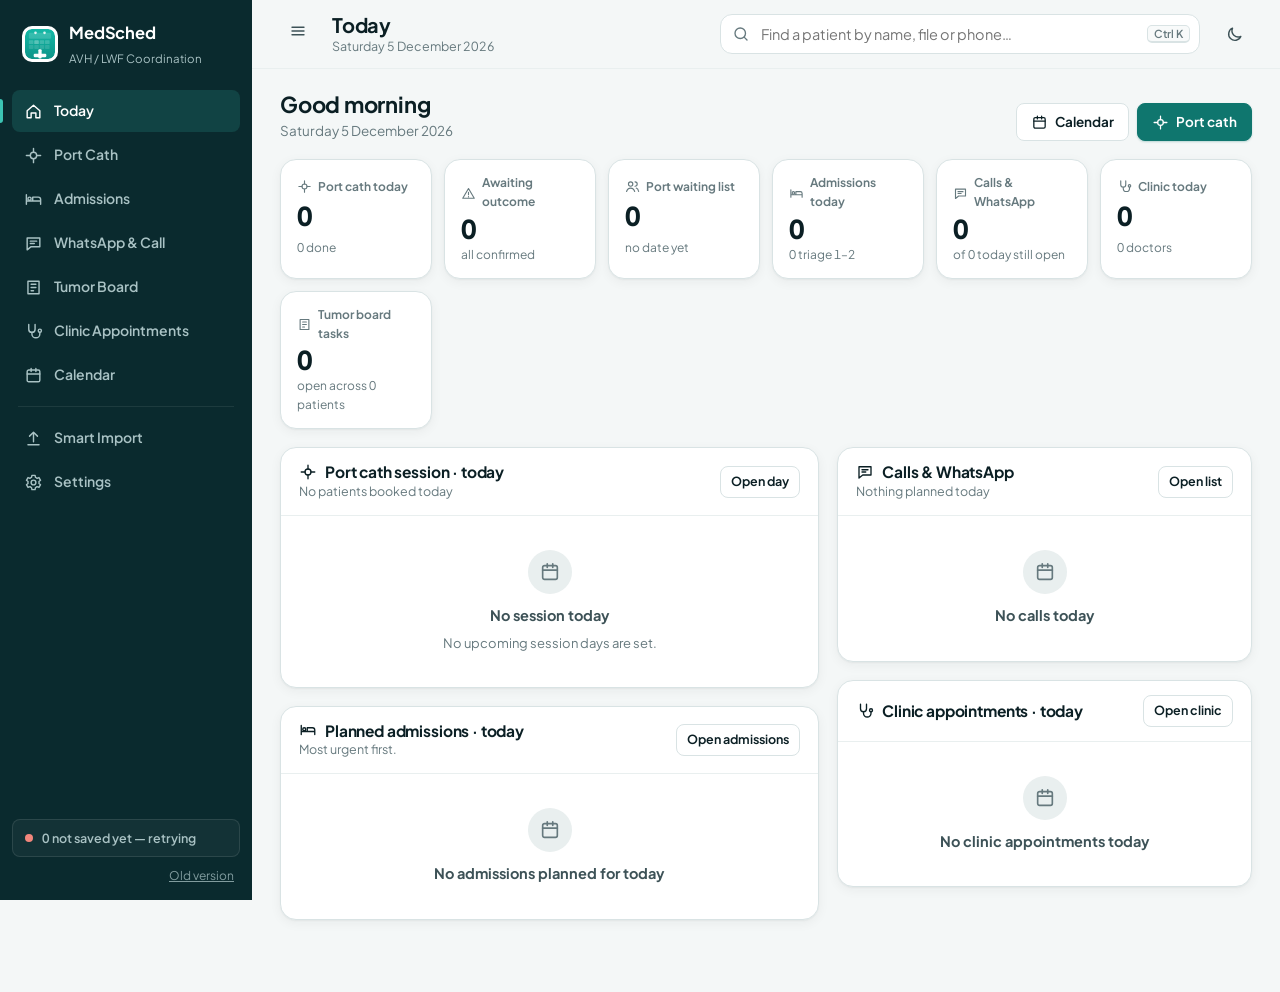
<file: index.html>
<!DOCTYPE html>
<html lang="en" dir="ltr">
<head>
  <meta charset="UTF-8">
  <meta name="viewport" content="width=device-width, initial-scale=1, viewport-fit=cover">
  <title>MedSched</title>
  <meta name="description" content="AVH / LWF clinical coordination: port cath, admissions, follow-up, tumor board and clinic appointments.">
  <meta name="theme-color" content="#F4F7F7">
  <meta name="mobile-web-app-capable" content="yes">
  <meta name="apple-mobile-web-app-capable" content="yes">
  <meta name="apple-mobile-web-app-title" content="MedSched">
  <link rel="manifest" href="manifest.json">
  <link rel="icon" href="icons/icon.svg" type="image/svg+xml">
  <link rel="apple-touch-icon" href="icons/icon-180.png">
  <link rel="preconnect" href="https://fonts.googleapis.com">
  <link rel="preconnect" href="https://fonts.gstatic.com" crossorigin>
  <link rel="preconnect" href="https://script.google.com">
  <link rel="stylesheet" href="https://fonts.googleapis.com/css2?family=Plus+Jakarta+Sans:wght@400;500;600;700;800&display=swap">
  <link rel="stylesheet" href="css/app.css">
</head>
<body>
  <a class="skip" href="#view">Skip to content</a>
  <div class="shell">
    <aside class="rail" aria-label="Main navigation">
      <div class="brand">
        <img src="icons/icon.svg" width="36" height="36" alt="">
        <div><strong translate="no">MedSched</strong><span>AVH / LWF Coordination</span></div>
      </div>
      <nav>
        <ul class="nav">
          <li><a href="#/today" data-route="today"><span class="ico" data-icon="home"></span><span class="label">Today</span><span class="count" data-count="today"></span></a></li>
          <li><a href="#/portcath" data-route="portcath"><span class="ico" data-icon="port"></span><span class="label">Port Cath</span><span class="count warn" data-count="portcath"></span></a></li>
          <li><a href="#/admissions" data-route="admissions"><span class="ico" data-icon="bed"></span><span class="label">Admissions</span><span class="count" data-count="admissions"></span></a></li>
          <li><a href="#/followup" data-route="followup"><span class="ico" data-icon="chat"></span><span class="label">WhatsApp &amp; Call</span><span class="count" data-count="followup"></span></a></li>
          <li><a href="#/tumorboard" data-route="tumorboard"><span class="ico" data-icon="board"></span><span class="label">Tumor Board</span><span class="count" data-count="tumorboard"></span></a></li>
          <li><a href="#/clinic" data-route="clinic"><span class="ico" data-icon="stethoscope"></span><span class="label">Clinic Appointments</span><span class="count" data-count="clinic"></span></a></li>
          <li><a href="#/calendar" data-route="calendar"><span class="ico" data-icon="calendar"></span><span class="label">Calendar</span></a></li>
          <li class="nav-sep" aria-hidden="true"></li>
          <li><a href="#/import" data-route="import"><span class="ico" data-icon="upload"></span><span class="label">Smart Import</span></a></li>
          <li><a href="#/settings" data-route="settings"><span class="ico" data-icon="settings"></span><span class="label">Settings</span></a></li>
        </ul>
      </nav>
      <div class="rail-foot">
        <button type="button" class="sync-pill" id="sync-pill" data-action="sync-now" aria-live="polite"><span class="dot"></span><span class="label">Connecting…</span></button>
        <div class="rail-meta"><span id="user-chip"></span><a href="backup/" class="old-link">Old version</a></div>
      </div>
    </aside>
    <div class="scrim-rail" data-action="toggle-rail"></div>

    <div class="main">
      <header class="topbar">
        <button type="button" class="icon-btn rail-toggle" data-action="toggle-rail" aria-label="Open menu"><span data-icon="menu"></span></button>
        <div class="title-wrap"><h1 id="page-title">Today</h1><p id="page-sub"></p></div>
        <div class="global-search" role="search">
          <span data-icon="search"></span>
          <input id="global-search" type="search" placeholder="Find a patient by name, file or phone…" autocomplete="off" spellcheck="false" aria-label="Find a patient" aria-controls="global-results">
          <kbd>Ctrl K</kbd>
          <div class="results" id="global-results" role="listbox" hidden></div>
        </div>
        <button type="button" class="icon-btn" data-action="toggle-theme" aria-label="Switch light or dark theme" id="theme-btn"></button>
      </header>
      <div class="banner" id="banner" role="status" hidden></div>
      <main id="view" class="view" tabindex="-1"></main>
    </div>
  </div>
  <div class="toasts" id="toasts" aria-live="polite"></div>
  <script type="module" src="js/main.js"></script>
</body>
</html>
</file>
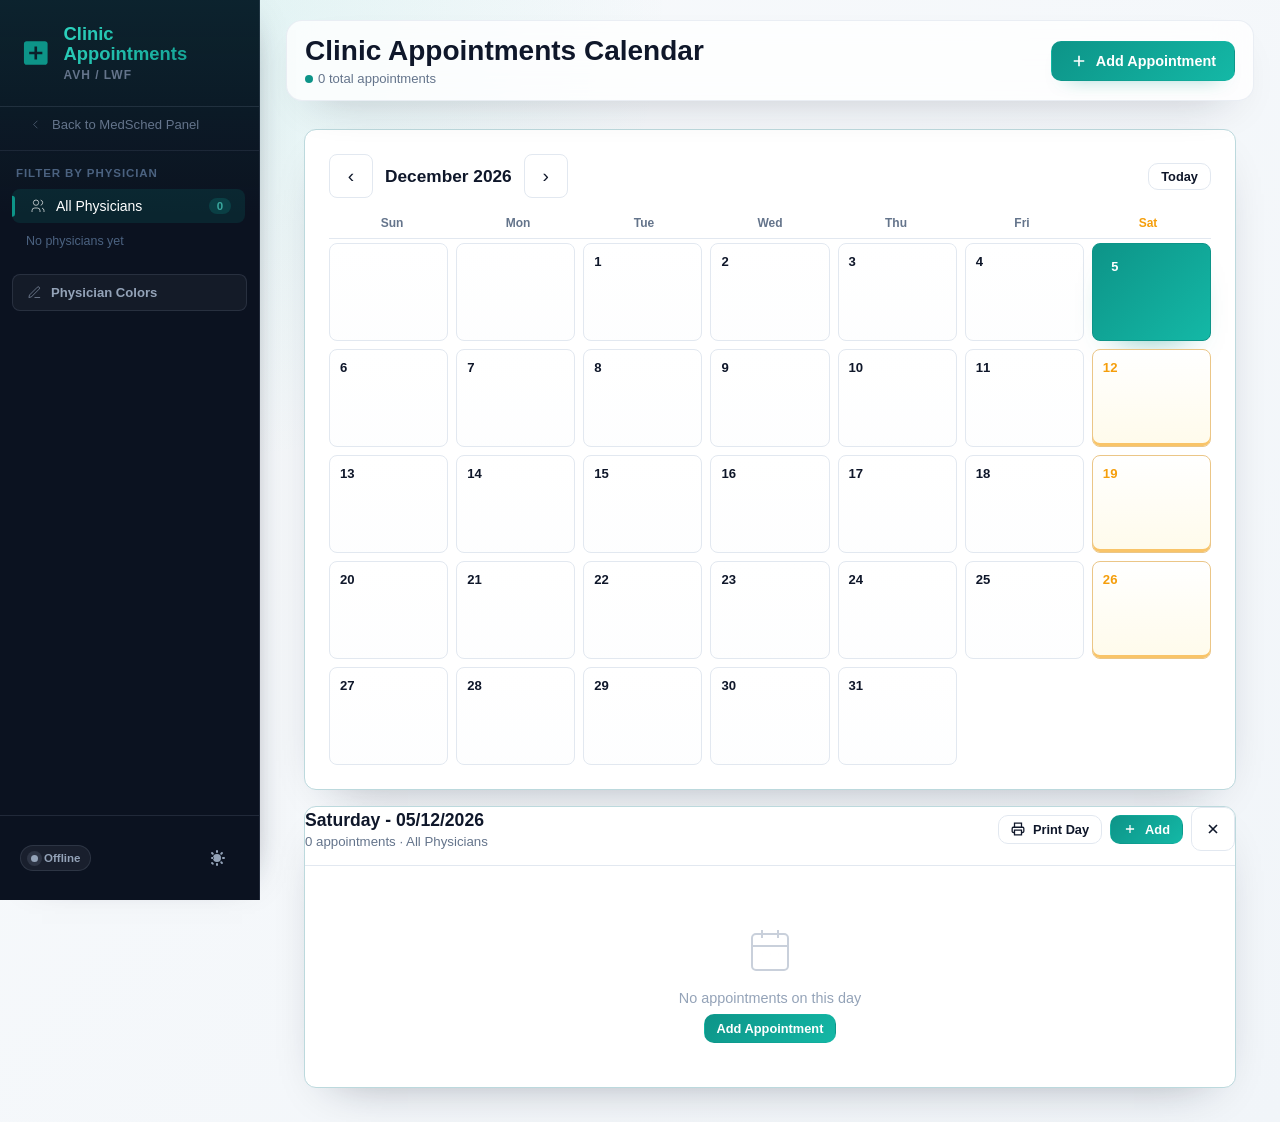
<file: clinic-appointments.html>
<!DOCTYPE html>
<html lang="en">
<head>
    <meta charset="UTF-8">
    <meta name="viewport" content="width=device-width, initial-scale=1.0">
    <title>Clinic Appointments — MedSched Panel</title>
    <meta name="description" content="Clinic Appointment Calendar by Physician">
    <meta name="theme-color" content="#0d9488">
    <meta name="mobile-web-app-capable" content="yes">
    <meta name="apple-mobile-web-app-capable" content="yes">
    <meta name="apple-mobile-web-app-status-bar-style" content="black-translucent">
    <meta name="apple-mobile-web-app-title" content="MedSched">
    <link rel="manifest" href="manifest.json">
    <link rel="icon" href="icons/icon.svg" type="image/svg+xml">
    <link rel="apple-touch-icon" href="icons/icon-180.png">
    <link rel="stylesheet" href="style.css">
    <style>
        /* ── Clinic-specific overrides ── */

        .physician-filter-section {
            padding: 16px 12px 8px;
            border-top: 1px solid rgba(148, 163, 184, 0.12);
        }
        .physician-filter-label {
            font-size: 0.72rem;
            font-weight: 700;
            letter-spacing: 0.08em;
            text-transform: uppercase;
            color: #4b6280;
            padding: 0 4px;
            margin-bottom: 10px;
        }
        .physician-btn-list {
            display: flex;
            flex-direction: column;
            gap: 3px;
            max-height: calc(100vh - 340px);
            overflow-y: auto;
            padding-right: 2px;
        }
        .physician-btn {
            display: flex;
            align-items: center;
            gap: 10px;
            width: 100%;
            padding: 9px 14px;
            border-radius: var(--border-radius-sm);
            border: none;
            background: transparent;
            color: #94a3b8;
            font-size: 0.875rem;
            font-weight: 500;
            cursor: pointer;
            transition: var(--transition);
            text-align: left;
            position: relative;
        }
        .physician-color-dot {
            width: 11px;
            height: 11px;
            border-radius: 999px;
            background: var(--physician-color, var(--primary));
            box-shadow: 0 0 0 3px color-mix(in srgb, var(--physician-color, var(--primary)) 18%, transparent);
            flex-shrink: 0;
        }
        .physician-btn:hover {
            background: var(--secondary-hover);
            color: #fff;
        }
        .physician-btn.active {
            background: rgba(13, 148, 136, 0.15);
            color: #ffffff;
            padding-left: 18px;
        }
        .physician-btn.active::before {
            content: '';
            position: absolute;
            left: 0;
            top: 50%;
            transform: translateY(-50%);
            width: 3px;
            height: 60%;
            background: var(--physician-color, var(--primary));
            border-radius: 0 3px 3px 0;
        }
        .physician-btn-count {
            margin-left: auto;
            background: rgba(148, 163, 184, 0.15);
            color: #64748b;
            font-size: 0.72rem;
            font-weight: 700;
            padding: 2px 7px;
            border-radius: 20px;
            min-width: 22px;
            text-align: center;
        }
        .physician-btn.active .physician-btn-count {
            background: color-mix(in srgb, var(--physician-color, var(--primary)) 24%, transparent);
            color: color-mix(in srgb, var(--physician-color, var(--primary)) 82%, #ffffff);
        }
        .clinic-settings-btn {
            display: flex;
            align-items: center;
            gap: 9px;
            width: calc(100% - 24px);
            margin: 10px 12px 4px;
            padding: 10px 14px;
            border-radius: var(--border-radius-sm);
            border: 1px solid rgba(148, 163, 184, 0.16);
            background: rgba(255, 255, 255, 0.04);
            color: #94a3b8;
            cursor: pointer;
            font-size: 0.82rem;
            font-weight: 700;
            transition: var(--transition);
            text-align: left;
        }
        .clinic-settings-btn:hover {
            color: #ffffff;
            background: rgba(13, 148, 136, 0.12);
            border-color: rgba(45, 212, 191, 0.28);
        }
        .clinic-settings-btn svg {
            width: 15px;
            height: 15px;
            stroke: currentColor;
            fill: none;
            flex-shrink: 0;
        }

        /* Calendar cells for clinic */
        #clinic-cal-grid {
            display: block;
        }
        #clinic-cal-grid .cal-cell {
            position: relative;
            overflow: hidden;
        }
        #clinic-cal-grid .cal-badges {
            margin-top: auto;
            min-height: 24px;
            align-items: flex-end;
        }
        .cal-badge.cb-clinic {
            background: var(--primary);
            color: #fff;
            min-width: 28px;
            min-height: 22px;
            padding: 3px 9px;
            font-size: 0.76rem;
            box-shadow: 0 7px 14px rgba(13, 148, 136, 0.22);
        }
        .clinic-appt-count {
            display: inline-flex;
            align-items: center;
            gap: 5px;
        }
        .clinic-appt-count::after {
            content: "patients";
            font-size: 0.62rem;
            font-weight: 700;
            letter-spacing: 0.01em;
        }
        #clinic-cal-grid .cal-selected .clinic-appt-count::after {
            color: rgba(255, 255, 255, 0.88);
        }
        .clinic-physician-strip {
            display: flex;
            width: 100%;
            height: 7px;
            margin-top: 7px;
            border-radius: 999px;
            overflow: hidden;
            background: color-mix(in srgb, var(--border) 70%, transparent);
            box-shadow: inset 0 0 0 1px rgba(255, 255, 255, 0.18);
        }
        .clinic-physician-strip-segment {
            min-width: 7px;
            background: var(--physician-color, var(--primary));
        }
        .clinic-physician-mini-legend {
            display: flex;
            flex-wrap: wrap;
            gap: 3px;
            margin-top: 5px;
        }
        .clinic-physician-mini-dot {
            width: 7px;
            height: 7px;
            border-radius: 999px;
            background: var(--physician-color, var(--primary));
        }

        /* Day workspace patient cards */
        .clinic-day-board {
            display: flex;
            flex-direction: column;
            gap: 12px;
        }
        .clinic-day-summary {
            display: grid;
            grid-template-columns: repeat(4, minmax(0, 1fr));
            gap: 10px;
        }
        .clinic-day-summary-card {
            border: 1px solid var(--border);
            background: var(--surface-subtle);
            border-radius: var(--border-radius-sm);
            padding: 12px 13px;
            min-width: 0;
        }
        .clinic-day-summary-card .label {
            display: block;
            color: var(--text-muted);
            font-size: 0.68rem;
            font-weight: 800;
            letter-spacing: 0.07em;
            text-transform: uppercase;
            margin-bottom: 5px;
        }
        .clinic-day-summary-card .value {
            color: var(--text-main);
            font-size: 1.15rem;
            font-weight: 900;
            line-height: 1.1;
        }
        .clinic-day-summary-card .hint {
            display: block;
            color: var(--text-muted);
            font-size: 0.74rem;
            margin-top: 4px;
            overflow: hidden;
            text-overflow: ellipsis;
            white-space: nowrap;
        }
        .clinic-day-color-key {
            display: flex;
            flex-wrap: wrap;
            gap: 7px;
            padding: 2px 0 4px;
        }
        .clinic-day-key-item {
            display: inline-flex;
            align-items: center;
            gap: 6px;
            max-width: 100%;
            border: 1px solid color-mix(in srgb, var(--physician-color, var(--primary)) 24%, var(--border));
            background: color-mix(in srgb, var(--physician-color, var(--primary)) 8%, transparent);
            border-radius: 999px;
            padding: 5px 9px;
            color: var(--text-main);
            font-size: 0.75rem;
            font-weight: 800;
        }
        .clinic-day-key-item .physician-color-dot {
            width: 8px;
            height: 8px;
            box-shadow: none;
        }
        .clinic-day-list {
            display: flex;
            flex-direction: column;
            gap: 7px;
        }
        .clinic-patient-card {
            background: var(--bg-card);
            border: 1px solid var(--border);
            border-radius: var(--border-radius-sm);
            padding: 10px 11px 10px 12px;
            display: grid;
            grid-template-columns: minmax(180px, 1.2fr) minmax(110px, 0.7fr) minmax(220px, 1.6fr) auto;
            gap: 12px;
            align-items: center;
            transition: var(--transition-fast);
            position: relative;
            border-left: 4px solid var(--physician-color, var(--primary));
        }
        .clinic-patient-card:hover {
            box-shadow: var(--shadow-md);
            border-color: color-mix(in srgb, var(--physician-color, var(--primary)) 45%, var(--border));
        }
        .clinic-patient-card-header {
            display: flex;
            align-items: center;
            justify-content: space-between;
            gap: 8px;
        }
        .clinic-patient-primary {
            min-width: 0;
        }
        .clinic-patient-name {
            font-weight: 700;
            font-size: 0.95rem;
            color: var(--text-main);
            overflow: hidden;
            text-overflow: ellipsis;
            white-space: nowrap;
        }
        .clinic-patient-meta {
            display: flex;
            flex-wrap: wrap;
            gap: 6px;
            font-size: 0.8rem;
            color: var(--text-muted);
            margin-top: 2px;
        }
        .clinic-patient-case {
            min-width: 0;
            color: var(--text-main);
            font-size: 0.84rem;
            line-height: 1.35;
        }
        .clinic-patient-case strong,
        .clinic-patient-reason strong {
            display: block;
            color: var(--text-muted);
            font-size: 0.64rem;
            font-weight: 900;
            letter-spacing: .08em;
            text-transform: uppercase;
            margin-bottom: 2px;
        }
        .clinic-patient-case span,
        .clinic-patient-reason span {
            display: -webkit-box;
            -webkit-line-clamp: 2;
            -webkit-box-orient: vertical;
            overflow: hidden;
        }
        .clinic-patient-reason {
            min-width: 0;
            color: var(--text-muted);
            font-size: 0.8rem;
            line-height: 1.35;
        }
        .clinic-meta-chip {
            background: var(--surface-subtle);
            border: 1px solid var(--border);
            border-radius: 20px;
            padding: 2px 9px;
            font-size: 0.76rem;
            font-weight: 500;
            color: var(--text-muted);
        }
        .clinic-physician-chip {
            background: color-mix(in srgb, var(--physician-color, var(--primary)) 12%, transparent);
            border-color: color-mix(in srgb, var(--physician-color, var(--primary)) 32%, var(--border));
            color: var(--physician-color, var(--primary));
        }
        .clinic-patient-note {
            font-size: 0.82rem;
            color: var(--text-muted);
            border-left: 3px solid var(--border);
            padding-left: 10px;
            margin-top: 4px;
            font-style: italic;
        }
        .clinic-card-actions {
            display: flex;
            gap: 6px;
            margin-left: auto;
        }
        .clinic-card-actions .btn {
            padding: 6px 8px;
        }
        .clinic-physician-group {
            display: flex;
            flex-direction: column;
            gap: 10px;
        }
        .clinic-physician-group + .clinic-physician-group {
            margin-top: 14px;
            padding-top: 14px;
            border-top: 1px solid var(--border);
        }
        .clinic-physician-group-header {
            display: flex;
            align-items: center;
            justify-content: space-between;
            gap: 10px;
            padding: 8px 12px;
            border-radius: var(--border-radius-sm);
            background: color-mix(in srgb, var(--physician-color, var(--primary)) 9%, transparent);
            border: 1px solid color-mix(in srgb, var(--physician-color, var(--primary)) 22%, var(--border));
            color: var(--text-main);
        }
        .clinic-physician-group-header strong {
            color: var(--physician-color, var(--primary));
            font-size: 0.9rem;
        }
        .clinic-physician-group-header span {
            color: var(--text-muted);
            font-size: 0.78rem;
            font-weight: 700;
        }

        /* Patient list in table view */
        .clinic-list-grid {
            display: flex;
            flex-direction: column;
            gap: 10px;
            padding: 4px 0;
        }
        @media (max-width: 1100px) {
            .clinic-day-summary {
                grid-template-columns: repeat(2, minmax(0, 1fr));
            }
            .clinic-patient-card {
                grid-template-columns: minmax(180px, 1fr) minmax(190px, 1fr) auto;
            }
            .clinic-patient-reason {
                grid-column: 1 / -2;
            }
        }
        @media (max-width: 720px) {
            .clinic-day-summary {
                grid-template-columns: 1fr;
            }
            .clinic-patient-card {
                grid-template-columns: 1fr;
                gap: 8px;
                align-items: stretch;
            }
            .clinic-patient-name {
                white-space: normal;
            }
            .clinic-card-actions {
                margin-left: 0;
                justify-content: flex-end;
            }
            .clinic-patient-reason {
                grid-column: auto;
            }
        }
        .clinic-empty-state {
            text-align: center;
            padding: 40px 20px;
            color: var(--text-light);
        }
        .clinic-empty-state svg {
            width: 48px;
            height: 48px;
            stroke: var(--text-light);
            fill: none;
            margin-bottom: 12px;
            opacity: 0.5;
        }

        /* Stats bar */
        .clinic-stats-bar {
            display: flex;
            gap: 16px;
            flex-wrap: wrap;
            align-items: center;
            font-size: 0.82rem;
            color: var(--text-muted);
            margin-top: 4px;
        }
        .clinic-stat-item {
            display: flex;
            align-items: center;
            gap: 5px;
        }
        .clinic-stat-dot {
            width: 8px;
            height: 8px;
            border-radius: 50%;
            background: var(--primary);
            flex-shrink: 0;
        }
        .physician-settings-list {
            display: flex;
            flex-direction: column;
            gap: 10px;
        }
        .physician-settings-row {
            display: grid;
            grid-template-columns: minmax(0, 1fr) auto auto;
            gap: 12px;
            align-items: center;
            padding: 12px;
            border: 1px solid var(--border);
            border-radius: var(--border-radius-sm);
            background: var(--surface-subtle);
        }
        .physician-settings-name {
            display: flex;
            align-items: center;
            gap: 10px;
            min-width: 0;
            font-weight: 800;
            color: var(--text-main);
        }
        .physician-settings-name span:last-child {
            overflow: hidden;
            text-overflow: ellipsis;
            white-space: nowrap;
        }
        .physician-color-input {
            width: 46px;
            height: 34px;
            padding: 2px;
            border: 1px solid var(--border);
            border-radius: 9px;
            background: var(--bg-card);
            cursor: pointer;
        }
        .physician-color-reset {
            padding: 7px 10px;
            font-size: 0.76rem;
        }

        /* Back link in sidebar */
        .sidebar-back-link {
            display: flex;
            align-items: center;
            gap: 9px;
            padding: 10px 16px;
            color: #64748b;
            text-decoration: none;
            font-size: 0.82rem;
            font-weight: 500;
            border-radius: var(--border-radius-sm);
            margin: 0 12px 8px;
            transition: var(--transition);
        }
        .sidebar-back-link:hover {
            color: #94a3b8;
            background: var(--secondary-hover);
        }
        .sidebar-back-link svg {
            width: 15px;
            height: 15px;
            stroke: currentColor;
            fill: none;
            flex-shrink: 0;
        }

        /* Day workspace header */
        .clinic-workspace-header {
            display: flex;
            align-items: center;
            justify-content: space-between;
            flex-wrap: wrap;
            gap: 10px;
            margin-bottom: 16px;
            padding-bottom: 14px;
            border-bottom: 1px solid var(--border);
        }

        /* ── Physician view panel ── */
        .pv-back-bar {
            display: flex;
            align-items: center;
            gap: 12px;
            margin-bottom: 6px;
        }
        .pv-patient-table {
            width: 100%;
            border-collapse: collapse;
            font-size: 0.875rem;
        }
        .pv-patient-table th {
            background: var(--surface-subtle);
            border: 1px solid var(--border);
            padding: 10px 13px;
            font-weight: 700;
            font-size: 0.77rem;
            text-transform: uppercase;
            letter-spacing: .04em;
            color: var(--text-muted);
            white-space: nowrap;
        }
        .pv-patient-table td {
            border: 1px solid var(--border);
            padding: 10px 13px;
            color: var(--text-main);
            vertical-align: top;
        }
        .pv-patient-table tr:hover td {
            background: var(--primary-light);
        }
        .pv-patient-table tr:nth-child(even) td {
            background: color-mix(in srgb, var(--surface-subtle) 60%, var(--bg-card));
        }
        .pv-patient-table tr:nth-child(even):hover td {
            background: var(--primary-light);
        }
        .pv-num-cell {
            width: 42px;
            text-align: center;
            font-weight: 700;
            color: var(--text-muted);
            font-size: 0.8rem;
        }
        .pv-name-cell { font-weight: 700; min-width: 160px; }
        .pv-actions-cell { width: 76px; white-space: nowrap; }

        /* Physician open icon button in sidebar */
        .physician-open-btn {
            background: none;
            border: none;
            color: #4b6280;
            cursor: pointer;
            padding: 4px 5px;
            border-radius: 5px;
            display: flex;
            align-items: center;
            transition: var(--transition-fast);
            flex-shrink: 0;
        }
        .physician-open-btn:hover {
            background: rgba(13,148,136,0.15);
            color: #2dd4bf;
        }
        .physician-open-btn svg { width: 13px; height: 13px; stroke: currentColor; fill: none; stroke-width: 2; }

        /* Print container */
        #clinic-print-container { display: none; }

        .clinic-mobile-topbar,
        .clinic-sidebar-overlay,
        .clinic-bottom-nav,
        .sidebar-mobile-close {
            display: none;
        }
        .clinic-mobile-menu-btn:focus-visible,
        .clinic-bottom-nav button:focus-visible,
        .clinic-settings-btn:focus-visible,
        .physician-btn:focus-visible,
        .physician-open-btn:focus-visible,
        .physician-color-input:focus-visible {
            outline: 3px solid var(--focus-ring);
            outline-offset: 2px;
        }

        @media (max-width: 900px) {
            body {
                display: block;
                padding-bottom: 76px;
            }
            .clinic-mobile-topbar {
                position: sticky;
                top: 0;
                z-index: 120;
                display: flex;
                align-items: center;
                justify-content: space-between;
                gap: 10px;
                padding: 10px 12px;
                background: color-mix(in srgb, var(--bg-card) 92%, transparent);
                border-bottom: 1px solid var(--border);
                backdrop-filter: blur(14px);
            }
            .clinic-mobile-brand {
                min-width: 0;
            }
            .clinic-mobile-brand strong {
                display: block;
                color: var(--text-main);
                font-size: 0.92rem;
                font-weight: 900;
                line-height: 1.1;
            }
            .clinic-mobile-brand span {
                display: block;
                color: var(--text-muted);
                font-size: 0.72rem;
                font-weight: 700;
                margin-top: 2px;
            }
            .clinic-mobile-menu-btn {
                width: 40px;
                height: 40px;
                display: inline-flex;
                align-items: center;
                justify-content: center;
                border: 1px solid var(--border);
                border-radius: 10px;
                background: var(--bg-card);
                color: var(--text-main);
            }
            .clinic-mobile-menu-btn svg {
                width: 19px;
                height: 19px;
                stroke: currentColor;
                fill: none;
            }
            .clinic-sidebar-overlay {
                position: fixed;
                inset: 0;
                z-index: 130;
                background: rgba(15, 23, 42, 0.46);
                opacity: 0;
                pointer-events: none;
                transition: opacity 0.2s ease;
                display: block;
            }
            body.clinic-sidebar-open .clinic-sidebar-overlay {
                opacity: 1;
                pointer-events: auto;
            }
            .sidebar {
                position: fixed;
                top: 0;
                left: 0;
                width: min(84vw, 320px);
                height: 100vh;
                transform: translateX(-105%);
                z-index: 140;
                box-shadow: 20px 0 48px -28px rgba(0, 0, 0, 0.5);
                transition: transform 0.24s ease;
            }
            body.clinic-sidebar-open .sidebar {
                transform: translateX(0);
            }
            .sidebar-brand {
                position: relative;
                padding-right: 58px;
            }
            .sidebar-mobile-close {
                position: absolute;
                right: 14px;
                top: 50%;
                transform: translateY(-50%);
                width: 36px;
                height: 36px;
                display: inline-flex;
                align-items: center;
                justify-content: center;
                border: 1px solid rgba(148, 163, 184, 0.18);
                border-radius: 10px;
                background: rgba(255, 255, 255, 0.05);
                color: #94a3b8;
            }
            .sidebar-mobile-close svg {
                width: 17px;
                height: 17px;
                stroke: currentColor;
                fill: none;
            }
            .physician-btn-list {
                max-height: calc(100vh - 330px);
            }
            .main-content {
                margin-left: 0;
                padding: 12px;
            }
            .app-header {
                margin: 10px 0 12px;
                padding: 14px;
                border-radius: 12px;
                align-items: stretch;
            }
            .app-header h2 {
                font-size: 1.28rem;
                line-height: 1.18;
            }
            .clinic-stats-bar {
                gap: 9px;
                font-size: 0.74rem;
            }
            .header-actions {
                width: 100%;
            }
            .header-actions .btn {
                width: 100%;
                justify-content: center;
            }
            .card.cal-card {
                border-radius: 12px;
                padding: 10px;
                overflow: hidden;
            }
            #clinic-cal-grid .cal-header {
                gap: 7px;
                flex-wrap: wrap;
            }
            #clinic-cal-grid .cal-month-label {
                font-size: 1rem;
            }
            #clinic-cal-grid .cal-weekdays {
                gap: 4px;
                font-size: 0.68rem;
            }
            #clinic-cal-grid .cal-cells {
                gap: 4px;
            }
            #clinic-cal-grid .cal-cell {
                min-height: 68px;
                padding: 6px;
                border-radius: 8px;
            }
            #clinic-cal-grid .cal-day-num {
                font-size: 0.76rem;
            }
            .cal-badge.cb-clinic {
                min-width: 22px;
                min-height: 18px;
                padding: 2px 6px;
                font-size: 0.68rem;
            }
            .clinic-appt-count::after {
                display: none;
            }
            .clinic-physician-strip {
                height: 5px;
                margin-top: 5px;
            }
            .clinic-physician-mini-legend {
                display: none;
            }
            #clinic-day-workspace {
                margin-top: 12px !important;
            }
            .clinic-workspace-header {
                align-items: flex-start;
                gap: 12px;
            }
            .clinic-workspace-header > div:last-child {
                width: 100%;
                justify-content: space-between;
                flex-wrap: wrap;
            }
            .clinic-workspace-header .btn-sm {
                flex: 1 1 auto;
                justify-content: center;
            }
            .clinic-bottom-nav {
                position: fixed;
                left: 10px;
                right: 10px;
                bottom: 10px;
                z-index: 125;
                display: grid;
                grid-template-columns: repeat(4, 1fr);
                gap: 6px;
                padding: 7px;
                border: 1px solid var(--border);
                border-radius: 16px;
                background: color-mix(in srgb, var(--bg-card) 94%, transparent);
                box-shadow: 0 18px 42px -24px rgba(15, 23, 42, 0.5);
                backdrop-filter: blur(14px);
            }
            .clinic-bottom-nav button {
                border: 0;
                border-radius: 11px;
                background: transparent;
                color: var(--text-muted);
                min-height: 48px;
                display: flex;
                flex-direction: column;
                align-items: center;
                justify-content: center;
                gap: 3px;
                font-size: 0.66rem;
                font-weight: 800;
            }
            .clinic-bottom-nav button:active,
            .clinic-bottom-nav button.is-primary,
            .clinic-bottom-nav button.is-active {
                background: var(--primary-light);
                color: var(--primary);
            }
            .clinic-bottom-nav svg {
                width: 17px;
                height: 17px;
                stroke: currentColor;
                fill: none;
            }
        }

        /* Print styles */
        @media print {
            .sidebar, .no-print { display: none !important; }
            .main-content { margin-left: 0 !important; padding: 20px !important; }
            #clinic-print-container {
                display: block !important;
                width: 100%;
            }
            .main-content > *:not(#clinic-print-container) { display: none !important; }
        }
    </style>
</head>
<body>

    <div class="clinic-mobile-topbar no-print">
        <button class="clinic-mobile-menu-btn" onclick="toggleClinicSidebar(true)" aria-label="Open physician filters">
            <svg viewBox="0 0 24 24"><line x1="4" y1="7" x2="20" y2="7"/><line x1="4" y1="12" x2="20" y2="12"/><line x1="4" y1="17" x2="20" y2="17"/></svg>
        </button>
        <div class="clinic-mobile-brand">
            <strong>Clinic Appointments</strong>
            <span id="clinic-mobile-date-label">Daily workspace</span>
        </div>
        <button class="clinic-mobile-menu-btn" onclick="openAddModal()" aria-label="Add appointment">
            <svg viewBox="0 0 24 24"><path d="M12 5v14M5 12h14"/></svg>
        </button>
    </div>

    <div class="clinic-sidebar-overlay no-print" onclick="toggleClinicSidebar(false)" aria-hidden="true"></div>

    <!-- Sidebar Navigation -->
    <aside class="sidebar no-print">
        <div class="sidebar-brand">
            <svg viewBox="0 0 24 24" xmlns="http://www.w3.org/2000/svg">
                <path d="M19 3H5c-1.1 0-2 .9-2 2v14c0 1.1.9 2 2 2h14c1.1 0 2-.9 2-2V5c0-1.1-.9-2-2-2zm-2 10h-4v4h-2v-4H7v-2h4V7h2v4h4v2z"/>
            </svg>
            <div>
                <h1>Clinic Appointments</h1>
                <span style="font-size: 0.75rem; color: #64748b;">AVH / LWF</span>
            </div>
            <button class="sidebar-mobile-close" onclick="toggleClinicSidebar(false)" aria-label="Close physician filters">
                <svg viewBox="0 0 24 24"><line x1="18" y1="6" x2="6" y2="18"/><line x1="6" y1="6" x2="18" y2="18"/></svg>
            </button>
        </div>

        <a href="index.html" class="sidebar-back-link" title="Back to MedSched Panel">
            <svg viewBox="0 0 24 24"><polyline points="15 18 9 12 15 6"/></svg>
            Back to MedSched Panel
        </a>

        <!-- Physician Filter -->
        <div class="physician-filter-section">
            <div class="physician-filter-label">Filter by Physician</div>
            <div class="physician-btn-list" id="physician-btn-list">
                <!-- populated dynamically -->
            </div>
        </div>

        <button class="clinic-settings-btn" onclick="openPhysicianSettingsModal()" title="Choose physician colors">
            <svg viewBox="0 0 24 24"><path d="M12 20h9"/><path d="M16.5 3.5a2.12 2.12 0 0 1 3 3L7 19l-4 1 1-4Z"/></svg>
            Physician Colors
        </button>

        <div class="sidebar-footer" style="margin-top: auto;">
            <div id="sync-status-indicator" class="sync-status-pill" title="Google Sheets sync status">Offline</div>
            <button class="theme-toggle-btn" onclick="toggleDarkMode()" title="Toggle Dark/Light Mode">
                <svg viewBox="0 0 20 20" fill="currentColor">
                    <path fill-rule="evenodd" d="M10 2a1 1 0 011 1v1a1 1 0 11-2 0V3a1 1 0 011-1zm4 8a4 4 0 11-8 0 4 4 0 018 0zm-.464 4.95l.707.707a1 1 0 001.414-1.414l-.707-.707a1 1 0 00-1.414 1.414zm2.12-10.607a1 1 0 010 1.414l-.706.707a1 1 0 11-1.414-1.414l.707-.707a1 1 0 011.414 0zM17 11a1 1 0 100-2h-1a1 1 0 100 2h1zm-7 4a1 1 0 011 1v1a1 1 0 11-2 0v-1a1 1 0 011-1zM5.05 6.464A1 1 0 106.46 5.05L5.75 4.343a1 1 0 10-1.414 1.414l.707.707zm1.414 8.486a1 1 0 11-1.414 1.414l-.707-.707a1 1 0 011.414-1.414l.707.707zM6 11a1 1 0 100-2H5a1 1 0 100 2h1z" clip-rule="evenodd" />
                </svg>
            </button>
        </div>
    </aside>

    <!-- Main Content -->
    <main class="main-content no-print">

        <!-- Header -->
        <div class="app-header">
            <div class="header-left">
                <h2>Clinic Appointments Calendar</h2>
                <div class="clinic-stats-bar" id="clinic-stats-bar">
                    <span class="clinic-stat-item"><span class="clinic-stat-dot"></span><span id="stat-total">0 total appointments</span></span>
                    <span id="stat-today" style="color: var(--primary); font-weight: 600;"></span>
                    <span id="stat-physician-filter" style="color: var(--primary); font-weight: 600;"></span>
                </div>
            </div>
            <div class="header-actions">
                <button class="btn btn-primary" onclick="openAddModal()">
                    <svg viewBox="0 0 24 24" stroke="currentColor" fill="none"><path d="M12 5v14M5 12h14"/></svg>
                    <span>Add Appointment</span>
                </button>
            </div>
        </div>

        <!-- Calendar Card -->
        <div class="card cal-card">
            <div class="cal-grid" id="clinic-cal-grid">
                <!-- fully rendered by JS to match style.css expected structure -->
            </div>
        </div>

        <!-- Day Workspace -->
        <div id="clinic-day-workspace" class="card" style="display:none; margin-top:16px;">
            <div class="clinic-workspace-header">
                <div>
                    <h3 id="clinic-workspace-date-label" style="font-size: 1.1rem; font-weight: 700;"></h3>
                    <p id="clinic-workspace-sub" style="font-size: 0.83rem; color: var(--text-muted); margin-top: 3px;"></p>
                </div>
                <div style="display: flex; align-items: center; gap: 8px;">
                    <button class="btn btn-secondary btn-sm" onclick="openDailyPrintModal()" title="Print all appointments for this day">
                        <svg viewBox="0 0 24 24" stroke="currentColor" fill="none" style="width:14px;height:14px;"><path d="M6 9V2h12v7M6 18H4a2 2 0 0 1-2-2v-5a2 2 0 0 1 2-2h16a2 2 0 0 1 2 2v5a2 2 0 0 1-2 2h-2M6 14h12v8H6z"/></svg>
                        Print Day
                    </button>
                    <button class="btn btn-primary btn-sm" onclick="openAddModal()">
                        <svg viewBox="0 0 24 24" stroke="currentColor" fill="none" style="width:14px;height:14px;"><path d="M12 5v14M5 12h14"/></svg>
                        Add
                    </button>
                    <button class="btn btn-icon" onclick="closeDayWorkspace()" title="Close" aria-label="Close day workspace">
                        <svg viewBox="0 0 24 24" stroke="currentColor" fill="none" style="width:16px;height:16px;stroke-width:2.5;" aria-hidden="true"><path d="M18 6L6 18M6 6l12 12"/></svg>
                    </button>
                </div>
            </div>
            <div id="clinic-workspace-body" class="clinic-list-grid"></div>
        </div>

        <!-- ── PHYSICIAN VIEW PANEL ── -->
        <div id="physician-view-panel" style="display:none;">

            <!-- Header -->
            <div class="app-header">
                <div>
                    <div class="pv-back-bar">
                        <button class="btn btn-secondary btn-sm" onclick="closePhysicianView()">
                            <svg viewBox="0 0 24 24" stroke="currentColor" fill="none" style="width:14px;height:14px;"><polyline points="15 18 9 12 15 6"/></svg>
                            Calendar
                        </button>
                        <span style="color:var(--text-light);font-size:0.8rem;">/</span>
                        <span style="font-size:0.82rem;color:var(--text-muted);font-weight:600;" id="pv-breadcrumb"></span>
                    </div>
                    <h2 id="pv-title" style="font-size:1.6rem;"></h2>
                    <p id="pv-subtitle" style="color:var(--text-muted);font-size:0.88rem;margin-top:3px;"></p>
                </div>
                <div class="header-actions">
                    <button class="btn btn-secondary" onclick="openPvPrintModal()">
                        <svg viewBox="0 0 24 24" stroke="currentColor" fill="none"><path d="M6 9V2h12v7M6 18H4a2 2 0 0 1-2-2v-5a2 2 0 0 1 2-2h16a2 2 0 0 1 2 2v5a2 2 0 0 1-2 2h-2M6 14h12v8H6z"/></svg>
                        <span>Print Report</span>
                    </button>
                    <button class="btn btn-primary" onclick="openAddModal()">
                        <svg viewBox="0 0 24 24" stroke="currentColor" fill="none"><path d="M12 5v14M5 12h14"/></svg>
                        <span>Add Appointment</span>
                    </button>
                </div>
            </div>

            <!-- Patient List Panel -->
            <div class="list-panel">
                <div class="list-header-bar">
                    <div class="list-title">
                        <span id="pv-list-label">All Appointments</span>
                        <span class="list-counter" id="pv-count">0</span>
                    </div>
                    <div class="list-actions">
                        <div class="search-input-wrapper">
                            <svg viewBox="0 0 24 24"><circle cx="11" cy="11" r="8"/><line x1="21" y1="21" x2="16.65" y2="16.65"/></svg>
                            <input type="text" id="pv-search" class="search-control" placeholder="Search patients..." oninput="renderPhysicianViewList()">
                        </div>
                    </div>
                </div>
                <div class="table-responsive">
                    <table class="pv-patient-table" id="pv-patient-table">
                        <thead>
                            <tr>
                                <th class="pv-num-cell">#</th>
                                <th class="pv-name-cell">Patient Name</th>
                                <th style="width:90px;">File #</th>
                                <th style="width:55px;">Age</th>
                                <th style="width:110px;">Date</th>
                                <th>Case Summary</th>
                                <th>Cause / Reason</th>
                                <th>Notes</th>
                                <th class="pv-actions-cell no-print">Actions</th>
                            </tr>
                        </thead>
                        <tbody id="pv-tbody">
                            <!-- populated dynamically -->
                        </tbody>
                    </table>
                </div>
            </div>
        </div>

    </main>

    <nav class="clinic-bottom-nav no-print" aria-label="Clinic mobile navigation">
        <button type="button" data-mobile-nav="calendar" onclick="scrollToClinicCalendar()">
            <svg viewBox="0 0 24 24"><rect x="3" y="4" width="18" height="18" rx="2"/><path d="M16 2v4M8 2v4M3 10h18"/></svg>
            Calendar
        </button>
        <button type="button" class="is-active" data-mobile-nav="today" onclick="scrollToClinicTodayWorkspace()">
            <svg viewBox="0 0 24 24"><path d="M8 7V3M16 7V3"/><rect x="3" y="5" width="18" height="16" rx="2"/><path d="M3 11h18"/><path d="M8 15h.01M12 15h.01M16 15h.01"/></svg>
            Today
        </button>
        <button type="button" data-mobile-nav="physicians" onclick="toggleClinicSidebar(true)">
            <svg viewBox="0 0 24 24"><circle cx="9" cy="7" r="4"/><path d="M3 21v-2a4 4 0 0 1 4-4h4a4 4 0 0 1 4 4v2"/><path d="M16 3.13a4 4 0 0 1 0 7.75"/></svg>
            Physicians
        </button>
        <button type="button" data-mobile-nav="add" onclick="openAddModal()">
            <svg viewBox="0 0 24 24"><path d="M12 5v14M5 12h14"/></svg>
            Add
        </button>
    </nav>

    <!-- Hidden print container -->
    <div id="clinic-print-container"></div>

    <!-- ───────────── ADD APPOINTMENT MODAL ───────────── -->
    <div class="modal-overlay no-print" id="modal-add-clinic">
        <div class="modal-content" style="max-width: 600px;">
            <div class="modal-header">
                <h3 id="add-modal-title">Add Clinic Appointment</h3>
                <button class="modal-close" onclick="closeAddModal()" aria-label="Close appointment dialog">
                    <svg viewBox="0 0 24 24" aria-hidden="true"><line x1="18" y1="6" x2="6" y2="18"/><line x1="6" y1="6" x2="18" y2="18"/></svg>
                </button>
            </div>
            <div class="modal-body">
                <form id="form-clinic" onsubmit="submitClinicForm(event)">
                    <input type="hidden" id="clinic-edit-id" value="">

                    <div class="form-group double">
                        <div>
                            <label class="form-label" for="cl-name">Patient Name *</label>
                            <input type="text" id="cl-name" class="form-control" placeholder="Full Name" required>
                        </div>
                        <div>
                            <label class="form-label" for="cl-file">File Number *</label>
                            <input type="text" id="cl-file" class="form-control" placeholder="e.g. PAT123456" required>
                        </div>
                    </div>

                    <div class="form-group double">
                        <div>
                            <label class="form-label" for="cl-age">Age *</label>
                            <input type="number" id="cl-age" class="form-control" min="0" max="150" placeholder="e.g. 45" required>
                        </div>
                        <div>
                            <label class="form-label" for="cl-date">Appointment Date *</label>
                            <input type="date" id="cl-date" class="form-control" required>
                        </div>
                    </div>

                    <div class="form-group">
                        <label class="form-label" for="cl-physician">Primary Physician *</label>
                        <input type="text" id="cl-physician" class="form-control" placeholder="Dr. Name" required list="physician-datalist">
                        <datalist id="physician-datalist"></datalist>
                    </div>

                    <div class="form-group">
                        <label class="form-label" for="cl-case">Case Summary *</label>
                        <input type="text" id="cl-case" class="form-control" placeholder="e.g. Stage II Breast Cancer, follow-up" required list="case-datalist" autocomplete="off">
                        <datalist id="case-datalist"></datalist>
                    </div>

                    <div class="form-group">
                        <label class="form-label" for="cl-cause">Cause of Admission / Reason for Visit</label>
                        <input type="text" id="cl-cause" class="form-control" placeholder="e.g. Chemotherapy Cycle 4, routine follow-up" list="cause-datalist" autocomplete="off">
                        <datalist id="cause-datalist"></datalist>
                    </div>

                    <div class="form-group">
                        <label class="form-label" for="cl-note">Notes</label>
                        <textarea id="cl-note" class="form-control" placeholder="Additional notes, special instructions..."></textarea>
                    </div>

                    <div style="display: flex; gap: 10px; justify-content: flex-end; margin-top: 18px;">
                        <button type="button" class="btn btn-secondary" onclick="closeAddModal()">Cancel</button>
                        <button type="submit" class="btn btn-primary" id="btn-submit-clinic">
                            <span>Save Appointment</span>
                        </button>
                    </div>
                </form>
            </div>
        </div>
    </div>

    <!-- ───────────── CONFIRM DELETE MODAL ───────────── -->
    <div id="modal-confirm-clinic" class="modal-overlay no-print">
        <div class="modal-content" style="max-width: 420px;">
            <div class="modal-header">
                <h3>Confirm Delete</h3>
            </div>
            <div class="modal-body">
                <p id="clinic-confirm-body"></p>
            </div>
            <div class="modal-footer">
                <button class="btn btn-secondary" onclick="closeConfirmModal()">Cancel</button>
                <button class="btn btn-danger" id="clinic-confirm-btn">Delete</button>
            </div>
        </div>
    </div>

    <!-- ───────────── PREPARED BY MODAL (physician print) ───────────── -->
    <div id="modal-pv-print" class="modal-overlay no-print">
        <div class="modal-content" style="max-width: 420px;">
            <div class="modal-header">
                <h3>Print Clinic Report</h3>
                <button class="modal-close" onclick="closePvPrintModal()" aria-label="Close print dialog">
                    <svg viewBox="0 0 24 24" aria-hidden="true"><line x1="18" y1="6" x2="6" y2="18"/><line x1="6" y1="6" x2="18" y2="18"/></svg>
                </button>
            </div>
            <div class="modal-body">
                <div class="form-group">
                    <label class="form-label" for="pv-prepared-by">Prepared By (Coordinator Name)</label>
                    <input id="pv-prepared-by" type="text" class="form-control" placeholder="Enter your name">
                </div>
            </div>
            <div class="modal-footer" style="display:flex;gap:10px;justify-content:flex-end;">
                <button class="btn btn-secondary" onclick="closePvPrintModal()">Cancel</button>
                <button class="btn btn-primary" onclick="submitPhysicianPrint()">
                    <svg viewBox="0 0 24 24" stroke="currentColor" fill="none" style="width:15px;height:15px;"><path d="M6 9V2h12v7M6 18H4a2 2 0 0 1-2-2v-5a2 2 0 0 1 2-2h16a2 2 0 0 1 2 2v5a2 2 0 0 1-2 2h-2M6 14h12v8H6z"/></svg>
                    Print
                </button>
            </div>
        </div>
    </div>

    <!-- Physician Color Settings Modal -->
    <div id="modal-physician-settings" class="modal-overlay no-print">
        <div class="modal-content" style="max-width: 560px;">
            <div class="modal-header">
                <h3>Physician Color Settings</h3>
                <button class="modal-close" onclick="closePhysicianSettingsModal()" aria-label="Close physician settings">
                    <svg viewBox="0 0 24 24" aria-hidden="true"><line x1="18" y1="6" x2="6" y2="18"/><line x1="6" y1="6" x2="18" y2="18"/></svg>
                </button>
            </div>
            <div class="modal-body">
                <p style="margin:0 0 14px;color:var(--text-muted);font-size:0.86rem;line-height:1.55;">
                    Pick stable colors for each physician. The calendar uses these colors to show the total patient count and daily physician mix at a glance.
                </p>
                <div id="physician-settings-list" class="physician-settings-list"></div>
            </div>
            <div class="modal-footer" style="display:flex;gap:10px;justify-content:flex-end;">
                <button class="btn btn-secondary" onclick="closePhysicianSettingsModal()">Close</button>
                <button class="btn btn-primary" onclick="savePhysicianSettings()">Save Colors</button>
            </div>
        </div>
    </div>

    <!-- Toast container -->
    <div id="toast-container" class="toast-container no-print" aria-live="polite" aria-atomic="true"></div>

    <!-- ───────────── CONFIG ───────────── -->
    <script>
        window.MEDSCHED_CONFIG = {
            gasUrl: 'https://script.google.com/macros/s/AKfycbyxuzwed0kHqZ3jPJKWKemX0huzKOFvm-1nooaTlo3NwEePG-ElI_9xkADLjTk-R6bK/exec',
            apiKey: 'medsched-2026-key-abc123'
        };
    </script>

    <!-- ───────────── CLINIC APP LOGIC ───────────── -->
    <script>
    // ── State ──────────────────────────────────────────────────────────────────
    let clinicList = [];
    let clinicCalYear  = new Date().getFullYear();
    let clinicCalMonth = new Date().getMonth();
    let clinicSelectedDate = null;
    let selectedPhysician = null; // null = All
    let _pendingQueue = [];
    let _isSyncing = false;
    let pendingPrintMode = 'physician';
    let physicianColorMap = {};

    const GAS_URL  = window.MEDSCHED_CONFIG?.gasUrl || '';
    const API_KEY  = window.MEDSCHED_CONFIG?.apiKey || '';
    const STORE_KEY   = 'medsched_clinic';
    const PENDING_KEY = 'medsched_clinic_pending';
    const PHYSICIAN_COLORS_KEY = 'medsched_clinic_physician_colors';
    const PHYSICIAN_COLOR_SETTING_KEY = 'clinicPhysicianColors';
    const PHYSICIAN_COLOR_PALETTE = [
        '#0d9488', '#2563eb', '#7c3aed', '#dc2626',
        '#ea580c', '#16a34a', '#0891b2', '#be123c',
        '#9333ea', '#4f46e5', '#ca8a04', '#059669'
    ];
    const MONTHS = ['January','February','March','April','May','June','July','August','September','October','November','December'];

    // ── Toast ──────────────────────────────────────────────────────────────────
    function showToast(message, type = 'info', duration = 3200) {
        const container = document.getElementById('toast-container');
        if (!container) return;
        const toast = document.createElement('div');
        toast.className = `toast toast-${type}`;
        toast.setAttribute('role', type === 'error' ? 'alert' : 'status');
        toast.textContent = message;
        container.appendChild(toast);
        setTimeout(() => {
            toast.classList.add('removing');
            toast.addEventListener('animationend', () => toast.remove(), { once: true });
        }, duration);
    }

    // ── Dark Mode ─────────────────────────────────────────────────────────────
    function toggleDarkMode() {
        document.body.classList.toggle('dark-mode');
        localStorage.setItem('medsched_dark_mode', document.body.classList.contains('dark-mode'));
    }

    // ── Sync Status Indicator ─────────────────────────────────────────────────
    let _lastToastStatus = null;
    function showSyncStatus(status) {
        const el = document.getElementById('sync-status-indicator');
        if (!el) return;
        const map = { loading: 'Loading...', syncing: 'Syncing...', synced: 'Synced', pending: `Pending (${_pendingQueue.length})`, offline: 'Offline' };
        el.textContent = map[status] || 'Offline';
        el.dataset.status = status;
        if (status !== _lastToastStatus) {
            if (status === 'syncing') showToast('Syncing with Google Sheets...', 'info', 2000);
            if (status === 'synced')  showToast('Google Sheets is up to date.', 'success', 2400);
            if (status === 'pending') showToast(`${_pendingQueue.length} change(s) queued for retry.`, 'warning', 3600);
            _lastToastStatus = status;
        }
        if (status === 'synced') setTimeout(() => { el.textContent = 'Offline'; el.dataset.status = 'offline'; _lastToastStatus = null; }, 3000);
    }

    // ── Storage ───────────────────────────────────────────────────────────────
    function saveToStorage() {
        localStorage.setItem(STORE_KEY, JSON.stringify(clinicList));
    }

    function loadFromStorage() {
        const raw = localStorage.getItem(STORE_KEY);
        if (raw) { try { clinicList = JSON.parse(raw); } catch(e) { clinicList = []; } }
        const pending = localStorage.getItem(PENDING_KEY);
        if (pending) { try { _pendingQueue = JSON.parse(pending); } catch(e) { _pendingQueue = []; } }
        loadPhysicianColorsFromStorage();
        if (localStorage.getItem('medsched_dark_mode') === 'true') document.body.classList.add('dark-mode');
    }

    function loadPhysicianColorsFromStorage() {
        const raw = localStorage.getItem(PHYSICIAN_COLORS_KEY);
        if (!raw) return;
        try {
            const parsed = JSON.parse(raw);
            physicianColorMap = parsed && typeof parsed === 'object' && !Array.isArray(parsed) ? parsed : {};
        } catch (e) {
            physicianColorMap = {};
        }
    }

    function savePhysicianColorsToStorage() {
        localStorage.setItem(PHYSICIAN_COLORS_KEY, JSON.stringify(physicianColorMap));
    }

    // ── API ───────────────────────────────────────────────────────────────────
    async function apiPost(action, payload) {
        const body = JSON.stringify({ action, key: API_KEY, ...payload });
        const resp = await fetch(GAS_URL, {
            method: 'POST',
            mode: 'no-cors',
            redirect: 'follow',
            body: new Blob([body], { type: 'text/plain;charset=utf-8' })
        });
        if (resp.type === 'opaque') return { status: 'ok' };
        if (!resp.ok) throw new Error(`HTTP ${resp.status}`);
        return resp.json();
    }

    async function loadClinicSettings() {
        if (!GAS_URL || !API_KEY) return;
        try {
            const url = `${GAS_URL}?action=getSettings&key=${encodeURIComponent(API_KEY)}`;
            const resp = await fetch(url, { redirect: 'follow' });
            if (!resp.ok) throw new Error(`HTTP ${resp.status}`);
            const data = await resp.json();
            const rawColors = data?.[PHYSICIAN_COLOR_SETTING_KEY];
            if (!rawColors) return;
            const parsed = typeof rawColors === 'string' ? JSON.parse(rawColors) : rawColors;
            if (parsed && typeof parsed === 'object' && !Array.isArray(parsed)) {
                physicianColorMap = parsed;
                savePhysicianColorsToStorage();
            }
        } catch (e) {
            console.warn('[Clinic Settings] Using local physician colors:', e.message);
        }
    }

    function syncPhysicianColors() {
        savePhysicianColorsToStorage();
        (async () => {
            try {
                await apiPost('writeSetting', {
                    settingKey: PHYSICIAN_COLOR_SETTING_KEY,
                    value: JSON.stringify(physicianColorMap)
                });
                showToast('Physician colors saved.', 'success', 2400);
            } catch (e) {
                showToast('Colors saved locally. Google Sheets update will need a retry.', 'warning', 3600);
                console.warn('[Clinic Settings] Color sync failed:', e.message);
            }
        })();
    }

    function syncAfterChange(action, payload) {
        saveToStorage();
        (async () => {
            showSyncStatus('syncing');
            try {
                await apiPost(action, { type: 'clinic', ...payload });
                showSyncStatus('synced');
            } catch (e) {
                _pendingQueue.push({ action, payload, ts: Date.now() });
                localStorage.setItem(PENDING_KEY, JSON.stringify(_pendingQueue));
                showSyncStatus('pending');
                console.warn('[Clinic Sync] Queued:', action, e.message);
            }
        })();
    }

    async function flushPendingQueue() {
        if (_isSyncing || _pendingQueue.length === 0) return;
        _isSyncing = true;
        const queue = [..._pendingQueue];
        const failed = [];
        for (const item of queue) {
            try { await apiPost(item.action, { type: 'clinic', ...item.payload }); }
            catch (e) { failed.push(item); }
        }
        _pendingQueue = failed;
        localStorage.setItem(PENDING_KEY, JSON.stringify(_pendingQueue));
        _isSyncing = false;
    }

    let _isPulling = false;

    async function initSync() {
        if (_isPulling) return;
        _isPulling = true;
        showSyncStatus(_pendingQueue.length > 0 ? 'pending' : 'loading');
        try {
            const url = `${GAS_URL}?action=getAll&key=${encodeURIComponent(API_KEY)}`;
            const resp = await fetch(url, { redirect: 'follow' });
            if (!resp.ok) throw new Error(`HTTP ${resp.status}`);
            const data = await resp.json();
            if (data.status === 'ok' && Array.isArray(data.clinic)) {
                clinicList = data.clinic.map(normalizeRecord).filter(isValidRecord);
                saveToStorage();
                await loadClinicSettings();
                renderAll();
                // Re-render workspace after fresh data arrives
                if (clinicSelectedDate) {
                    renderDayWorkspace();
                    document.getElementById('clinic-day-workspace').style.display = 'block';
                }
            }
            showSyncStatus('synced');
            await flushPendingQueue();
        } catch (e) {
            console.warn('[Clinic Sync] Using local cache:', e.message);
            showSyncStatus(_pendingQueue.length > 0 ? 'pending' : 'offline');
        } finally {
            _isPulling = false;
        }
    }

    // Re-sync every time this page/tab becomes visible again (e.g. switching
    // back from another browser tab), so it never shows stale cached data.
    document.addEventListener('visibilitychange', () => {
        if (document.visibilityState === 'visible') initSync();
    });

    // ── Data Helpers ──────────────────────────────────────────────────────────
    function genId() {
        return Date.now().toString(36) + Math.random().toString(36).slice(2);
    }

    function normalizeRecord(r) {
        if (!r || typeof r !== 'object') return r;
        const out = { ...r };
        if (out.id !== undefined) out.id = String(out.id);
        if (out.fileNumber !== undefined) out.fileNumber = String(out.fileNumber);
        if (out.age !== undefined) out.age = Number(out.age) || 0;
        out.date = normalizeClinicDate(out.date);
        return out;
    }

    function isValidRecord(r) {
        return r && (String(r.id || '').trim() || String(r.name || '').trim() || String(r.fileNumber || '').trim());
    }

    function formatLocalIsoDate(date) {
        return `${date.getFullYear()}-${String(date.getMonth() + 1).padStart(2, '0')}-${String(date.getDate()).padStart(2, '0')}`;
    }

    function normalizeClinicDate(value) {
        if (!value) return '';
        if (value instanceof Date && !isNaN(value)) return formatLocalIsoDate(value);
        const text = String(value).trim();
        if (/^\d{4}-\d{2}-\d{2}$/.test(text)) return text;
        const slashMatch = text.match(/^(\d{1,2})[\/.-](\d{1,2})[\/.-](\d{2,4})$/);
        if (slashMatch) {
            const day = slashMatch[1].padStart(2, '0');
            const month = slashMatch[2].padStart(2, '0');
            const year = slashMatch[3].length === 2 ? `20${slashMatch[3]}` : slashMatch[3];
            return `${year}-${month}-${day}`;
        }
        const parsed = new Date(text);
        if (!isNaN(parsed)) return formatLocalIsoDate(parsed);
        const isoMatch = text.match(/\d{4}-\d{2}-\d{2}/);
        if (isoMatch) return isoMatch[0];
        return text;
    }

    function sameClinicDate(left, right) {
        return normalizeClinicDate(left) === normalizeClinicDate(right);
    }

    function formatDate(dateStr) {
        const normalized = normalizeClinicDate(dateStr);
        if (!normalized) return '';
        const d = new Date(normalized + 'T00:00:00');
        if (isNaN(d)) return dateStr;
        return `${String(d.getDate()).padStart(2,'0')}/${String(d.getMonth()+1).padStart(2,'0')}/${d.getFullYear()}`;
    }

    function getDayName(dateStr) {
        const normalized = normalizeClinicDate(dateStr);
        if (!normalized) return '';
        const d = new Date(normalized + 'T00:00:00');
        if (isNaN(d)) return '';
        return d.toLocaleDateString('en-US', { weekday: 'long' });
    }

    function getUniquePhysicians() {
        const set = new Set(clinicList.map(r => (r.primaryPhysician || '').trim()).filter(Boolean));
        return [...set].sort((a, b) => a.localeCompare(b));
    }

    function normalizePhysicianName(name) {
        return String(name || '').trim() || 'Unassigned Physician';
    }

    function hashString(value) {
        return [...String(value || '')].reduce((hash, char) => {
            return ((hash << 5) - hash) + char.charCodeAt(0);
        }, 0);
    }

    function getDefaultPhysicianColor(physician) {
        const index = Math.abs(hashString(normalizePhysicianName(physician))) % PHYSICIAN_COLOR_PALETTE.length;
        return PHYSICIAN_COLOR_PALETTE[index];
    }

    function getPhysicianColor(physician) {
        const key = normalizePhysicianName(physician);
        return physicianColorMap[key] || getDefaultPhysicianColor(key);
    }

    function getPhysicianColorStyle(physician) {
        return `--physician-color:${getPhysicianColor(physician)};`;
    }

    function getPhysicianBreakdown(records) {
        const grouped = new Map();
        records.forEach((record) => {
            const physician = normalizePhysicianName(record.primaryPhysician);
            grouped.set(physician, (grouped.get(physician) || 0) + 1);
        });
        return [...grouped.entries()]
            .map(([physician, count]) => ({
                physician,
                count,
                color: getPhysicianColor(physician),
                width: records.length ? Math.max((count / records.length) * 100, 8) : 0
            }))
            .sort((a, b) => b.count - a.count || a.physician.localeCompare(b.physician));
    }

    function buildPhysicianStrip(records) {
        const breakdown = getPhysicianBreakdown(records);
        if (!breakdown.length) return '';
        const segments = breakdown.map(item =>
            `<span class="clinic-physician-strip-segment" style="--physician-color:${item.color};width:${item.width}%" title="${escHtml(item.physician)}: ${item.count}"></span>`
        ).join('');
        const legend = breakdown.slice(0, 5).map(item =>
            `<span class="clinic-physician-mini-dot" style="--physician-color:${item.color}" title="${escHtml(item.physician)}"></span>`
        ).join('');
        return `<div class="clinic-physician-strip" aria-hidden="true">${segments}</div><div class="clinic-physician-mini-legend">${legend}</div>`;
    }

    function getFilteredList() {
        if (!selectedPhysician) return clinicList;
        return clinicList.filter(r => (r.primaryPhysician || '').trim() === selectedPhysician);
    }

    // ── Form Datalists ────────────────────────────────────────────────────────
    function updateFormDataLists() {
        // Physicians
        const physicians = getUniquePhysicians();
        const dl1 = document.getElementById('physician-datalist');
        if (dl1) dl1.innerHTML = physicians.map(p => `<option value="${escHtml(p)}">`).join('');

        // Case summaries
        const cases = [...new Set(clinicList.map(r => (r.case || '').trim()).filter(Boolean))].sort();
        const dl2 = document.getElementById('case-datalist');
        if (dl2) dl2.innerHTML = cases.map(c => `<option value="${escHtml(c)}">`).join('');

        // Causes of admission
        const causes = [...new Set(clinicList.map(r => (r.causeOfAdmission || '').trim()).filter(Boolean))].sort();
        const dl3 = document.getElementById('cause-datalist');
        if (dl3) dl3.innerHTML = causes.map(c => `<option value="${escHtml(c)}">`).join('');
    }

    function openPhysicianSettingsModal() {
        renderPhysicianSettings();
        document.getElementById('modal-physician-settings').classList.add('active');
    }

    function closePhysicianSettingsModal() {
        document.getElementById('modal-physician-settings').classList.remove('active');
    }

    function renderPhysicianSettings() {
        const container = document.getElementById('physician-settings-list');
        if (!container) return;
        const physicians = getUniquePhysicians();
        if (physicians.length === 0) {
            container.innerHTML = `<div class="clinic-empty-state" style="padding:22px 12px;">No physicians yet. Add an appointment first, then assign colors here.</div>`;
            return;
        }
        container.innerHTML = physicians.map((physician) => {
            const safeP = physician.replace(/\\/g,'\\\\').replace(/'/g, "\\'");
            const color = getPhysicianColor(physician);
            const isCustom = Boolean(physicianColorMap[normalizePhysicianName(physician)]);
            return `
                <div class="physician-settings-row" style="${getPhysicianColorStyle(physician)}">
                    <div class="physician-settings-name">
                        <span class="physician-color-dot"></span>
                        <span>${escHtml(physician)}</span>
                    </div>
                    <input class="physician-color-input" type="color" value="${color}" onchange="setPhysicianColor('${safeP}', this.value)" aria-label="Color for ${escHtml(physician)}">
                    <button class="btn btn-secondary physician-color-reset" onclick="resetPhysicianColor('${safeP}')" ${isCustom ? '' : 'disabled'}>Reset</button>
                </div>
            `;
        }).join('');
    }

    function setPhysicianColor(physician, color) {
        physicianColorMap[normalizePhysicianName(physician)] = color;
        savePhysicianColorsToStorage();
        renderAll();
        renderPhysicianSettings();
        if (clinicSelectedDate) renderDayWorkspace();
    }

    function resetPhysicianColor(physician) {
        delete physicianColorMap[normalizePhysicianName(physician)];
        savePhysicianColorsToStorage();
        renderAll();
        renderPhysicianSettings();
        if (clinicSelectedDate) renderDayWorkspace();
    }

    function savePhysicianSettings() {
        syncPhysicianColors();
        renderAll();
        if (clinicSelectedDate) renderDayWorkspace();
        closePhysicianSettingsModal();
    }

    // ── Physician Filter ──────────────────────────────────────────────────────
    function renderPhysicianFilter() {
        const container = document.getElementById('physician-btn-list');
        if (!container) return;

        const physicians = getUniquePhysicians();
        const allCount = clinicList.length;

        let html = `
            <button class="physician-btn ${!selectedPhysician ? 'active' : ''}" onclick="setPhysicianFilter(null)">
                <svg viewBox="0 0 24 24" stroke="currentColor" fill="none" style="width:16px;height:16px;flex-shrink:0;"><circle cx="9" cy="7" r="4"/><path d="M3 21v-2a4 4 0 0 1 4-4h4a4 4 0 0 1 4 4v2"/><path d="M16 3.13a4 4 0 0 1 0 7.75"/><path d="M21 21v-2a4 4 0 0 0-3-3.87"/></svg>
                <span>All Physicians</span>
                <span class="physician-btn-count">${allCount}</span>
            </button>
        `;

        physicians.forEach(physician => {
            const count = clinicList.filter(r => (r.primaryPhysician || '').trim() === physician).length;
            const isActive = selectedPhysician === physician;
            const safeP = physician.replace(/\\/g,'\\\\').replace(/'/g, "\\'");
            html += `
                <div style="display:flex;align-items:center;gap:2px;">
                    <button class="physician-btn ${isActive ? 'active' : ''}" style="flex:1;${getPhysicianColorStyle(physician)}" onclick="setPhysicianFilter('${safeP}')">
                        <span class="physician-color-dot"></span>
                        <span style="overflow:hidden;text-overflow:ellipsis;white-space:nowrap;flex:1;">${escHtml(physician)}</span>
                        <span class="physician-btn-count">${count}</span>
                    </button>
                    <button class="physician-open-btn" onclick="openPhysicianView('${safeP}')" title="Open physician page">
                        <svg viewBox="0 0 24 24"><path d="M18 13v6a2 2 0 0 1-2 2H5a2 2 0 0 1-2-2V8a2 2 0 0 1 2-2h6"/><polyline points="15 3 21 3 21 9"/><line x1="10" y1="14" x2="21" y2="3"/></svg>
                    </button>
                </div>
            `;
        });

        if (physicians.length === 0) {
            html += `<p style="font-size:0.78rem;color:#4b6280;padding:8px 14px;">No physicians yet</p>`;
        }

        container.innerHTML = html;
        updateFormDataLists();
    }

    function setPhysicianFilter(physician) {
        selectedPhysician = physician;
        renderAll();
        toggleClinicSidebar(false);
    }

    function toggleClinicSidebar(force) {
        const shouldOpen = typeof force === 'boolean'
            ? force
            : !document.body.classList.contains('clinic-sidebar-open');
        document.body.classList.toggle('clinic-sidebar-open', shouldOpen);
        if (shouldOpen) setClinicMobileNavState('physicians');
    }

    function scrollToClinicCalendar() {
        toggleClinicSidebar(false);
        setClinicMobileNavState('calendar');
        document.querySelector('.card.cal-card')?.scrollIntoView({ behavior: 'smooth', block: 'start' });
    }

    function scrollToClinicTodayWorkspace() {
        toggleClinicSidebar(false);
        setClinicMobileNavState('today');
        if (!clinicSelectedDate) {
            clinicSelectedDate = formatLocalIsoDate(new Date());
            clinicCalYear = Number(clinicSelectedDate.split('-')[0]);
            clinicCalMonth = Number(clinicSelectedDate.split('-')[1]) - 1;
            renderAll();
        }
        const workspace = document.getElementById('clinic-day-workspace');
        if (workspace) {
            workspace.style.display = 'block';
            renderDayWorkspace();
            workspace.scrollIntoView({ behavior: 'smooth', block: 'start' });
        }
    }

    function setClinicMobileNavState(activeKey) {
        document.querySelectorAll('.clinic-bottom-nav [data-mobile-nav]').forEach((btn) => {
            btn.classList.toggle('is-active', btn.dataset.mobileNav === activeKey);
        });
    }

    function updateClinicMobileDateLabel() {
        const label = document.getElementById('clinic-mobile-date-label');
        if (!label) return;
        label.textContent = clinicSelectedDate
            ? `${getDayName(clinicSelectedDate)} · ${formatDate(clinicSelectedDate)}`
            : 'Daily workspace';
    }

    // ── Calendar ──────────────────────────────────────────────────────────────
    function renderClinicCalendar() {
        const grid = document.getElementById('clinic-cal-grid');
        if (!grid) return;

        const filtered = getFilteredList();
        const firstDay    = new Date(clinicCalYear, clinicCalMonth, 1).getDay();
        const daysInMonth = new Date(clinicCalYear, clinicCalMonth + 1, 0).getDate();
        const today       = formatLocalIsoDate(new Date());
        const monthLabel  = `${MONTHS[clinicCalMonth]} ${clinicCalYear}`;

        // Stat: total appointments in this view
        const monthTotal = filtered.filter(r => {
            const m = `${clinicCalYear}-${String(clinicCalMonth+1).padStart(2,'0')}`;
            return normalizeClinicDate(r.date).startsWith(m);
        }).length;

        // ── Build full structure matching style.css expectations ──
        // style.css hides .cal-nav/.cal-weekdays as direct children of .cal-card
        // and expects: .cal-grid > .cal-header + .cal-weekdays + .cal-cells

        let html = `
            <div class="cal-header">
                <button class="btn-icon" onclick="navigateClinicCalendar(-1)" title="Previous month">&#8249;</button>
                <span class="cal-month-label">${monthLabel}</span>
                <button class="btn-icon" onclick="navigateClinicCalendar(1)" title="Next month">&#8250;</button>
                ${selectedPhysician ? `<span style="margin-left:auto;font-size:0.78rem;font-weight:600;${getPhysicianColorStyle(selectedPhysician)}color:var(--physician-color);background:color-mix(in srgb, var(--physician-color) 10%, transparent);border:1px solid color-mix(in srgb, var(--physician-color) 28%, transparent);border-radius:20px;padding:3px 10px;">${escHtml(selectedPhysician)}</span>` : ''}
                ${monthTotal > 0 ? `<span style="font-size:0.78rem;font-weight:600;color:var(--text-muted);">${monthTotal} this month</span>` : ''}
                <button class="btn btn-secondary" onclick="goToClinicToday()" style="margin-left:${selectedPhysician ? '0' : 'auto'};padding:5px 12px;font-size:0.8rem;">Today</button>
            </div>
            <div class="cal-weekdays">
                <span>Sun</span><span>Mon</span><span>Tue</span><span>Wed</span>
                <span>Thu</span><span>Fri</span>
                <span class="cal-weekday-saturday">Sat</span>
            </div>
            <div class="cal-cells">
        `;

        for (let i = 0; i < firstDay; i++) {
            html += '<div class="cal-cell cal-empty"></div>';
        }

        for (let day = 1; day <= daysInMonth; day++) {
            const dateStr   = `${clinicCalYear}-${String(clinicCalMonth+1).padStart(2,'0')}-${String(day).padStart(2,'0')}`;
            const dayAppts  = filtered.filter(r => sameClinicDate(r.date, dateStr));
            const count     = dayAppts.length;
            const isToday   = today === dateStr;
            const isSelected = clinicSelectedDate === dateStr;
            const isSat     = new Date(clinicCalYear, clinicCalMonth, day).getDay() === 6;
            const physicianStrip = count > 0 ? buildPhysicianStrip(dayAppts) : '';

            html += `
                <div class="cal-cell ${isToday ? 'cal-today' : ''} ${isSelected ? 'cal-selected' : ''} ${isSat ? 'cal-saturday' : ''}" onclick="selectClinicDate('${dateStr}')">
                    <div class="cal-day-num">${day}</div>
                    <div class="cal-badges">
                        ${count > 0 ? `<span class="cal-badge cb-clinic clinic-appt-count" title="${count} patient${count !== 1 ? 's' : ''} booked">${count}</span>` : ''}
                    </div>
                    ${physicianStrip}
                </div>
            `;
        }

        html += '</div>'; // .cal-cells
        grid.innerHTML = html;
        updateStatsBar();
    }

    function navigateClinicCalendar(dir) {
        clinicCalMonth += dir;
        if (clinicCalMonth > 11) { clinicCalMonth = 0; clinicCalYear++; }
        else if (clinicCalMonth < 0) { clinicCalMonth = 11; clinicCalYear--; }
        renderClinicCalendar();
    }

    function goToClinicToday() {
        const today = new Date();
        clinicCalYear  = today.getFullYear();
        clinicCalMonth = today.getMonth();
        clinicSelectedDate = formatLocalIsoDate(today);
        renderClinicCalendar();
        renderDayWorkspace();
        document.getElementById('clinic-day-workspace').style.display = 'block';
    }

    function selectClinicDate(dateStr) {
        clinicSelectedDate = dateStr;
        setClinicMobileNavState('today');
        renderClinicCalendar();
        renderDayWorkspace();
        updateClinicMobileDateLabel();
        document.getElementById('clinic-day-workspace').style.display = 'block';
        // Smooth scroll to workspace
        setTimeout(() => document.getElementById('clinic-day-workspace').scrollIntoView({ behavior: 'smooth', block: 'start' }), 80);
    }

    function closeDayWorkspace() {
        document.getElementById('clinic-day-workspace').style.display = 'none';
        clinicSelectedDate = null;
        renderClinicCalendar();
        updateClinicMobileDateLabel();
    }

    // ── Day Workspace ─────────────────────────────────────────────────────────
    function renderDayWorkspaceLegacy() {
        if (!clinicSelectedDate) return;
        const dateLabel   = document.getElementById('clinic-workspace-date-label');
        const subLabel    = document.getElementById('clinic-workspace-sub');
        const body        = document.getElementById('clinic-workspace-body');

        const dayName = getDayName(clinicSelectedDate);
        dateLabel.textContent = `${dayName} — ${formatDate(clinicSelectedDate)}`;

        const dayAppointments = getFilteredList().filter(r => sameClinicDate(r.date, clinicSelectedDate));
        const physicianNote = selectedPhysician ? `Showing: Dr. ${selectedPhysician}` : 'All Physicians';
        subLabel.textContent = `${dayAppointments.length} appointment${dayAppointments.length !== 1 ? 's' : ''} · ${physicianNote}`;

        if (dayAppointments.length === 0) {
            body.innerHTML = `
                <div class="clinic-empty-state">
                    <svg viewBox="0 0 24 24"><rect x="3" y="4" width="18" height="18" rx="2"/><path d="M16 2v4M8 2v4M3 10h18"/><path d="M8 14h.01M12 14h.01M16 14h.01M8 18h.01M12 18h.01M16 18h.01"/></svg>
                    <p style="font-size: 0.9rem; margin-bottom: 8px;">No appointments on this day</p>
                    <button class="btn btn-primary btn-sm" onclick="openAddModal()">Add Appointment</button>
                </div>
            `;
            return;
        }

        const renderPatientCard = (r) => `
            <div class="clinic-patient-card" style="${getPhysicianColorStyle(r.primaryPhysician)}">
                <div class="clinic-patient-card-header">
                    <div>
                        <div class="clinic-patient-name">${escHtml(r.name || 'Unnamed')}</div>
                        <div class="clinic-patient-meta">
                            <span class="clinic-meta-chip">File: ${escHtml(String(r.fileNumber || '—'))}</span>
                            <span class="clinic-meta-chip">Age: ${r.age || '—'}</span>
                            <span class="clinic-meta-chip clinic-physician-chip">
                                <svg viewBox="0 0 24 24" stroke="currentColor" fill="none" style="width:10px;height:10px;display:inline;vertical-align:middle;margin-right:2px;"><circle cx="12" cy="8" r="4"/><path d="M4 20c0-4 3.6-7 8-7s8 3 8 7"/></svg>
                                ${escHtml(r.primaryPhysician || '—')}
                            </span>
                        </div>
                    </div>
                    <div class="clinic-card-actions">
                        <button class="btn btn-secondary btn-sm" onclick="openEditModal('${r.id}')" title="Edit">
                            <svg viewBox="0 0 24 24" stroke="currentColor" fill="none" style="width:13px;height:13px;"><path d="M11 4H4a2 2 0 0 0-2 2v14a2 2 0 0 0 2 2h14a2 2 0 0 0 2-2v-7"/><path d="M18.5 2.5a2.121 2.121 0 0 1 3 3L12 15l-4 1 1-4 9.5-9.5z"/></svg>
                        </button>
                        <button class="btn btn-sm" style="color: var(--danger); border-color: var(--danger);" onclick="confirmDelete('${r.id}', '${escHtml(r.name || '').replace(/'/g,"\\'")}')">
                            <svg viewBox="0 0 24 24" stroke="currentColor" fill="none" style="width:13px;height:13px;"><polyline points="3 6 5 6 21 6"/><path d="M19 6l-1 14H6L5 6"/><path d="M10 11v6M14 11v6"/></svg>
                        </button>
                    </div>
                </div>
                ${r.case ? `<div style="font-size:0.84rem; color:var(--text-main); margin-top:2px;"><strong style="font-size:0.75rem;text-transform:uppercase;letter-spacing:.05em;color:var(--text-muted);">Case</strong><br>${escHtml(r.case)}</div>` : ''}
                ${r.causeOfAdmission ? `<div style="font-size:0.82rem; color:var(--text-muted);"><strong style="font-size:0.75rem;text-transform:uppercase;letter-spacing:.05em;">Reason</strong><br>${escHtml(r.causeOfAdmission)}</div>` : ''}
                ${r.note ? `<div class="clinic-patient-note">${escHtml(r.note)}</div>` : ''}
            </div>
        `;

        const sorted = [...dayAppointments].sort((a, b) => {
            const physicianCompare = (a.primaryPhysician || '').localeCompare(b.primaryPhysician || '');
            return physicianCompare || (a.name || '').localeCompare(b.name || '');
        });

        if (selectedPhysician) {
            body.innerHTML = sorted.map(renderPatientCard).join('');
            return;
        }

        const groups = {};
        sorted.forEach((r) => {
            const physician = (r.primaryPhysician || 'Unassigned Physician').trim();
            if (!groups[physician]) groups[physician] = [];
            groups[physician].push(r);
        });

        body.innerHTML = Object.keys(groups).sort().map((physician) => `
            <section class="clinic-physician-group" style="${getPhysicianColorStyle(physician)}">
                <div class="clinic-physician-group-header">
                    <strong>${escHtml(physician)}</strong>
                    <span>${groups[physician].length} patient${groups[physician].length !== 1 ? 's' : ''}</span>
                </div>
                ${groups[physician].map(renderPatientCard).join('')}
            </section>
        `).join('');
    }

    // ── Stats Bar ─────────────────────────────────────────────────────────────
    function renderDayWorkspace() {
        if (!clinicSelectedDate) return;
        const dateLabel = document.getElementById('clinic-workspace-date-label');
        const subLabel = document.getElementById('clinic-workspace-sub');
        const body = document.getElementById('clinic-workspace-body');

        const dayName = getDayName(clinicSelectedDate);
        dateLabel.textContent = `${dayName} - ${formatDate(clinicSelectedDate)}`;

        const dayAppointments = getFilteredList().filter(r => sameClinicDate(r.date, clinicSelectedDate));
        const physicianNote = selectedPhysician ? `Showing: ${selectedPhysician}` : 'All Physicians';
        subLabel.textContent = `${dayAppointments.length} appointment${dayAppointments.length !== 1 ? 's' : ''} · ${physicianNote}`;

        if (dayAppointments.length === 0) {
            body.innerHTML = `
                <div class="clinic-empty-state">
                    <svg viewBox="0 0 24 24"><rect x="3" y="4" width="18" height="18" rx="2"/><path d="M16 2v4M8 2v4M3 10h18"/><path d="M8 14h.01M12 14h.01M16 14h.01M8 18h.01M12 18h.01M16 18h.01"/></svg>
                    <p style="font-size: 0.9rem; margin-bottom: 8px;">No appointments on this day</p>
                    <button class="btn btn-primary btn-sm" onclick="openAddModal()">Add Appointment</button>
                </div>
            `;
            return;
        }

        const sorted = [...dayAppointments].sort((a, b) => {
            const physicianCompare = normalizePhysicianName(a.primaryPhysician).localeCompare(normalizePhysicianName(b.primaryPhysician));
            return physicianCompare || (a.name || '').localeCompare(b.name || '') || String(a.fileNumber || '').localeCompare(String(b.fileNumber || ''));
        });
        const physicianBreakdown = getPhysicianBreakdown(sorted);
        const busiest = physicianBreakdown[0];
        const uniqueFiles = new Set(sorted.map(r => String(r.fileNumber || '').trim()).filter(Boolean)).size;

        const colorKeyHtml = physicianBreakdown.map(item => `
            <span class="clinic-day-key-item" style="--physician-color:${item.color}" title="${escHtml(item.physician)}: ${item.count} patient${item.count !== 1 ? 's' : ''}">
                <span class="physician-color-dot"></span>
                <span>${escHtml(item.physician)}</span>
                <span style="color:var(--physician-color);">${item.count}</span>
            </span>
        `).join('');

        const summaryHtml = `
            <div class="clinic-day-summary">
                <div class="clinic-day-summary-card">
                    <span class="label">Patients</span>
                    <span class="value">${sorted.length}</span>
                    <span class="hint">Booked for this day</span>
                </div>
                <div class="clinic-day-summary-card">
                    <span class="label">Physicians</span>
                    <span class="value">${physicianBreakdown.length}</span>
                    <span class="hint">${selectedPhysician ? escHtml(selectedPhysician) : 'Visible in this view'}</span>
                </div>
                <div class="clinic-day-summary-card">
                    <span class="label">Top Load</span>
                    <span class="value">${busiest ? busiest.count : 0}</span>
                    <span class="hint">${busiest ? escHtml(busiest.physician) : 'No physician'}</span>
                </div>
                <div class="clinic-day-summary-card">
                    <span class="label">Files</span>
                    <span class="value">${uniqueFiles}</span>
                    <span class="hint">Unique file numbers</span>
                </div>
            </div>
            ${colorKeyHtml ? `<div class="clinic-day-color-key">${colorKeyHtml}</div>` : ''}
        `;

        const renderPatientRow = (r) => `
            <div class="clinic-patient-card" style="${getPhysicianColorStyle(r.primaryPhysician)}">
                <div class="clinic-patient-primary">
                    <div class="clinic-patient-name" title="${escHtml(r.name || 'Unnamed')}">${escHtml(r.name || 'Unnamed')}</div>
                    <div class="clinic-patient-meta">
                        <span class="clinic-meta-chip">File: ${escHtml(String(r.fileNumber || '-'))}</span>
                        <span class="clinic-meta-chip">Age: ${r.age || '-'}</span>
                        <span class="clinic-meta-chip clinic-physician-chip">
                            <svg viewBox="0 0 24 24" stroke="currentColor" fill="none" style="width:10px;height:10px;display:inline;vertical-align:middle;margin-right:2px;"><circle cx="12" cy="8" r="4"/><path d="M4 20c0-4 3.6-7 8-7s8 3 8 7"/></svg>
                            ${escHtml(r.primaryPhysician || '-')}
                        </span>
                    </div>
                </div>
                <div class="clinic-patient-case">
                    <strong>Case</strong>
                    <span>${escHtml(r.case || '-')}</span>
                </div>
                <div class="clinic-patient-reason">
                    <strong>Reason / Notes</strong>
                    <span>${escHtml([r.causeOfAdmission, r.note].filter(Boolean).join(' · ') || '-')}</span>
                </div>
                <div class="clinic-card-actions">
                    <button class="btn btn-secondary btn-sm" onclick="openEditModal('${r.id}')" title="Edit">
                        <svg viewBox="0 0 24 24" stroke="currentColor" fill="none" style="width:13px;height:13px;"><path d="M11 4H4a2 2 0 0 0-2 2v14a2 2 0 0 0 2 2h14a2 2 0 0 0 2-2v-7"/><path d="M18.5 2.5a2.121 2.121 0 0 1 3 3L12 15l-4 1 1-4 9.5-9.5z"/></svg>
                    </button>
                    <button class="btn btn-sm" style="color: var(--danger); border-color: var(--danger);" onclick="confirmDelete('${r.id}', '${escHtml(r.name || '').replace(/'/g,"\\'")}')">
                        <svg viewBox="0 0 24 24" stroke="currentColor" fill="none" style="width:13px;height:13px;"><polyline points="3 6 5 6 21 6"/><path d="M19 6l-1 14H6L5 6"/><path d="M10 11v6M14 11v6"/></svg>
                    </button>
                </div>
            </div>
        `;

        body.innerHTML = `
            <div class="clinic-day-board">
                ${summaryHtml}
                <div class="clinic-day-list">
                    ${sorted.map(renderPatientRow).join('')}
                </div>
            </div>
        `;
    }

    function updateStatsBar() {
        const today = formatLocalIsoDate(new Date());
        const filtered = getFilteredList();
        const todayCount = filtered.filter(r => sameClinicDate(r.date, today)).length;

        const statTotal = document.getElementById('stat-total');
        const statToday = document.getElementById('stat-today');
        const statFilter = document.getElementById('stat-physician-filter');

        if (statTotal) statTotal.textContent = `${clinicList.length} total appointments`;
        if (statToday) statToday.textContent = todayCount > 0 ? `${todayCount} today` : '';
        if (statFilter) {
            statFilter.textContent = selectedPhysician ? `Filtered: ${selectedPhysician}` : '';
            statFilter.style.color = selectedPhysician ? getPhysicianColor(selectedPhysician) : 'var(--primary)';
        }
    }

    // ── Physician View ────────────────────────────────────────────────────────
    let currentPhysicianView = null;

    function openPhysicianView(physician) {
        currentPhysicianView = physician;
        selectedPhysician = physician;
        toggleClinicSidebar(false);
        document.getElementById('physician-view-panel').style.display = 'block';
        document.querySelector('.card.cal-card').style.display = 'none';
        const ws = document.getElementById('clinic-day-workspace');
        if (ws) ws.style.display = 'none';
        document.querySelector('.app-header').style.display = 'none';

        // Update titles
        document.getElementById('pv-breadcrumb').textContent = physician;
        document.getElementById('pv-title').textContent = physician;
        document.getElementById('pv-search').value = '';
        renderPhysicianViewList();
        renderPhysicianFilter();
    }

    function closePhysicianView() {
        currentPhysicianView = null;
        document.getElementById('physician-view-panel').style.display = 'none';
        document.querySelector('.card.cal-card').style.display = '';
        document.querySelector('.app-header').style.display = '';
        renderAll();
        // Re-open workspace if a date was selected
        if (clinicSelectedDate) {
            renderDayWorkspace();
            document.getElementById('clinic-day-workspace').style.display = 'block';
        }
    }

    function renderPhysicianViewList() {
        const physician = currentPhysicianView;
        if (!physician) return;

        const query = (document.getElementById('pv-search')?.value || '').toLowerCase().trim();
        let patients = clinicList
            .filter(r => (r.primaryPhysician || '').trim() === physician)
            .sort((a, b) => {
                // Sort by date ascending, then by name
                if (a.date && b.date) return a.date.localeCompare(b.date) || (a.name || '').localeCompare(b.name || '');
                return (a.name || '').localeCompare(b.name || '');
            });

        if (query) {
            patients = patients.filter(r =>
                [r.name, r.fileNumber, r.case, r.causeOfAdmission, r.note, r.date]
                    .map(v => (v || '').toLowerCase()).join(' ')
                    .includes(query)
            );
        }

        const total = clinicList.filter(r => (r.primaryPhysician || '').trim() === physician).length;
        document.getElementById('pv-count').textContent = patients.length;
        document.getElementById('pv-list-label').textContent = query ? 'Search Results' : 'All Appointments';
        document.getElementById('pv-subtitle').textContent =
            `${total} total appointment${total !== 1 ? 's' : ''} · Clinic Appointments`;

        const tbody = document.getElementById('pv-tbody');
        if (!tbody) return;

        if (patients.length === 0) {
            tbody.innerHTML = `<tr><td colspan="9" style="text-align:center;padding:32px;color:var(--text-light);">
                ${query ? 'No results for "' + escHtml(query) + '"' : 'No appointments yet'}
            </td></tr>`;
            return;
        }

        tbody.innerHTML = patients.map((r, i) => `
            <tr>
                <td class="pv-num-cell">${i + 1}</td>
                <td class="pv-name-cell">${escHtml(r.name || '—')}</td>
                <td><code style="font-size:0.8rem;background:var(--surface-subtle);padding:2px 6px;border-radius:4px;">${escHtml(String(r.fileNumber || '—'))}</code></td>
                <td style="text-align:center;">${r.age || '—'}</td>
                <td style="white-space:nowrap;font-size:0.82rem;">${formatDate(r.date)}<br><span style="color:var(--text-muted);font-size:0.73rem;">${getDayName(r.date)}</span></td>
                <td>${escHtml(r.case || '—')}</td>
                <td>${escHtml(r.causeOfAdmission || '—')}</td>
                <td style="font-style:italic;color:var(--text-muted);">${escHtml(r.note || '—')}</td>
                <td class="pv-actions-cell no-print">
                    <div style="display:flex;gap:4px;">
                        <button class="btn btn-secondary btn-sm" onclick="openEditModal('${r.id}')" title="Edit" style="padding:4px 7px;">
                            <svg viewBox="0 0 24 24" stroke="currentColor" fill="none" style="width:12px;height:12px;"><path d="M11 4H4a2 2 0 0 0-2 2v14a2 2 0 0 0 2 2h14a2 2 0 0 0 2-2v-7"/><path d="M18.5 2.5a2.121 2.121 0 0 1 3 3L12 15l-4 1 1-4 9.5-9.5z"/></svg>
                        </button>
                        <button class="btn btn-sm" style="color:var(--danger);border-color:var(--danger);padding:4px 7px;" onclick="confirmDelete('${r.id}','${escHtml(r.name||'').replace(/'/g,"\\'")}')">
                            <svg viewBox="0 0 24 24" stroke="currentColor" fill="none" style="width:12px;height:12px;"><polyline points="3 6 5 6 21 6"/><path d="M19 6l-1 14H6L5 6"/></svg>
                        </button>
                    </div>
                </td>
            </tr>
        `).join('');
    }

    // ── Physician Print ───────────────────────────────────────────────────────
    function openPvPrintModal() {
        pendingPrintMode = 'physician';
        document.querySelector('#modal-pv-print .modal-header h3').textContent = 'Print Clinic Report';
        document.getElementById('pv-prepared-by').value = '';
        document.getElementById('modal-pv-print').classList.add('active');
        setTimeout(() => document.getElementById('pv-prepared-by').focus(), 100);
    }
    function closePvPrintModal() {
        document.getElementById('modal-pv-print').classList.remove('active');
    }

    function submitPhysicianPrint() {
        const preparedBy = document.getElementById('pv-prepared-by').value.trim() || 'MedSched Coordinator';
        closePvPrintModal();
        if (pendingPrintMode === 'day') {
            generateDailyClinicPrint(clinicSelectedDate, preparedBy);
            return;
        }
        generatePhysicianPrint(currentPhysicianView, preparedBy);
    }

    function openDailyPrintModal() {
        if (!clinicSelectedDate) return;
        pendingPrintMode = 'day';
        document.querySelector('#modal-pv-print .modal-header h3').textContent = 'Print Daily Clinic List';
        document.getElementById('pv-prepared-by').value = '';
        document.getElementById('modal-pv-print').classList.add('active');
        setTimeout(() => document.getElementById('pv-prepared-by').focus(), 100);
    }

    function generatePhysicianPrint(physician, preparedBy) {
        const patients = clinicList
            .filter(r => (r.primaryPhysician || '').trim() === physician)
            .sort((a, b) => (a.date || '').localeCompare(b.date || '') || (a.name || '').localeCompare(b.name || ''));

        const now = new Date();
        const printDate = now.toLocaleDateString('en-US', {
            weekday: 'long', year: 'numeric', month: 'long', day: 'numeric',
            hour: '2-digit', minute: '2-digit'
        });

        const rowsHtml = patients.map((r, i) => `
            <tr>
                <td style="text-align:center;font-weight:700;color:#475569;">${i + 1}</td>
                <td style="font-weight:700;">${escHtml(r.name || '—')}</td>
                <td><code style="background:#f1f5f9;padding:2px 5px;border-radius:3px;font-size:9pt;">${escHtml(String(r.fileNumber || '—'))}</code></td>
                <td style="text-align:center;">${r.age || '—'}</td>
                <td style="white-space:nowrap;">${formatDate(r.date)}<br><span style="color:#64748b;font-size:8pt;">${getDayName(r.date)}</span></td>
                <td>${escHtml(r.case || '—')}</td>
                <td>${escHtml(r.causeOfAdmission || '—')}</td>
                <td style="color:#64748b;font-style:italic;">${escHtml(r.note || '—')}</td>
            </tr>
        `).join('');

        const printHtml = `
            <div style="font-family:'Plus Jakarta Sans',Arial,sans-serif;color:#0f172a;">
                <!-- Header -->
                <div style="display:flex;justify-content:space-between;align-items:center;border-bottom:2.5px solid #0f172a;padding-bottom:12px;margin-bottom:20px;">
                    <div style="flex:1;display:flex;align-items:center;gap:12px;">
                        <img src="logo.png" alt="Augusta Victoria Hospital Logo" style="height:54px;object-fit:contain;">
                        <div>
                            <h2 style="font-size:15pt;font-weight:800;margin:0;color:#0f172a;text-transform:uppercase;letter-spacing:.5px;">Clinic Appointments List</h2>
                            <p style="margin:4px 0 0;font-size:11pt;font-weight:700;color:#0d9488;">${escHtml(physician)}</p>
                        </div>
                    </div>
                    <div style="text-align:right;font-size:9.5pt;color:#1e293b;">
                        <p style="margin:0;font-weight:700;font-size:10pt;">${printDate}</p>
                        <p style="margin:3px 0 0;color:#475569;font-size:8.5pt;">Total: ${patients.length} patient${patients.length !== 1 ? 's' : ''}</p>
                    </div>
                </div>

                <!-- Summary strip -->
                <div style="display:flex;gap:30px;margin-bottom:18px;">
                    <div>
                        <div style="font-size:7.5pt;font-weight:700;text-transform:uppercase;color:#475569;letter-spacing:.06em;">Total Appointments</div>
                        <div style="font-size:16pt;font-weight:800;color:#0f172a;">${patients.length}</div>
                    </div>
                    <div>
                        <div style="font-size:7.5pt;font-weight:700;text-transform:uppercase;color:#475569;letter-spacing:.06em;">Physician</div>
                        <div style="font-size:13pt;font-weight:700;color:#0d9488;">${escHtml(physician)}</div>
                    </div>
                </div>

                <!-- Table -->
                <table class="print-table" style="width:100%;border-collapse:collapse;">
                    <thead>
                        <tr>
                            <th style="width:4%;text-align:center;">#</th>
                            <th style="width:18%;">Patient Name</th>
                            <th style="width:10%;">File #</th>
                            <th style="width:5%;text-align:center;">Age</th>
                            <th style="width:12%;">Date</th>
                            <th style="width:20%;">Case Summary</th>
                            <th style="width:18%;">Cause / Reason</th>
                            <th style="width:13%;">Notes</th>
                        </tr>
                    </thead>
                    <tbody>${rowsHtml}</tbody>
                </table>

                <!-- Signature footer -->
                <div style="margin-top:50px;display:flex;justify-content:flex-start;">
                    <div style="width:220px;text-align:center;">
                        <div style="font-size:11pt;font-weight:700;color:#0f172a;margin-bottom:2px;height:20px;line-height:20px;">
                            ${escHtml(preparedBy)}
                        </div>
                        <div style="border-top:1px solid #000;margin-top:40px;margin-bottom:6px;"></div>
                        <span style="font-size:9pt;font-weight:600;color:#475569;">Prepared By</span>
                    </div>
                </div>
            </div>
        `;

        const container = document.getElementById('clinic-print-container');
        container.innerHTML = printHtml;
        document.body.classList.add('print-portrait-mode');
        window.print();
        setTimeout(() => {
            document.body.classList.remove('print-portrait-mode');
            container.innerHTML = '';
        }, 1500);
    }

    function generateDailyClinicPrint(dateStr, preparedBy) {
        if (!dateStr) return;

        const patients = clinicList
            .filter(r => sameClinicDate(r.date, dateStr))
            .sort((a, b) => {
                const physicianCompare = (a.primaryPhysician || '').localeCompare(b.primaryPhysician || '');
                return physicianCompare || (a.name || '').localeCompare(b.name || '');
            });

        const groups = {};
        patients.forEach((r) => {
            const physician = (r.primaryPhysician || 'Unassigned Physician').trim();
            if (!groups[physician]) groups[physician] = [];
            groups[physician].push(r);
        });

        const physicians = Object.keys(groups).sort();
        const now = new Date();
        const printDate = now.toLocaleDateString('en-US', {
            weekday: 'long', year: 'numeric', month: 'long', day: 'numeric',
            hour: '2-digit', minute: '2-digit'
        });

        const rowsHtml = patients.map((r, i) => `
                <tr>
                    <td style="text-align:center;font-weight:700;color:#475569;">${i + 1}</td>
                    <td style="font-weight:700;">${escHtml(r.name || '-')}</td>
                    <td>${escHtml(r.primaryPhysician || 'Unassigned Physician')}</td>
                    <td><code style="background:#f1f5f9;padding:2px 5px;border-radius:3px;font-size:9pt;">${escHtml(String(r.fileNumber || '-'))}</code></td>
                    <td style="text-align:center;">${r.age || '-'}</td>
                    <td>${escHtml(r.case || '-')}</td>
                    <td>${escHtml(r.causeOfAdmission || '-')}</td>
                    <td style="color:#64748b;font-style:italic;">${escHtml(r.note || '-')}</td>
                </tr>
            `).join('');

        const emptyHtml = `
            <tr>
                <td colspan="8" style="text-align:center;color:#64748b;padding:24px!important;">No clinic appointments booked for this day.</td>
            </tr>
        `;

        const printHtml = `
            <div class="print-portrait-report">
                <div class="print-report-header">
                    <div class="hospital-info">
                        <div style="display:flex;align-items:center;gap:12px;">
                            <img src="logo.png" alt="Augusta Victoria Hospital Logo" style="height:55px;object-fit:contain;">
                            <div>
                                <h2 style="margin:0;">MedSched Panel</h2>
                                <p style="margin:4px 0 0;">Clinic Appointments - Daily List</p>
                            </div>
                        </div>
                    </div>
                    <div class="report-meta">
                        <h3>Clinic Daily Report</h3>
                        <p>${escHtml(getDayName(dateStr))} - ${escHtml(formatDate(dateStr))}</p>
                        <p>Generated: ${escHtml(printDate)}</p>
                    </div>
                </div>

                <div class="print-summary">
                    <div class="print-summary-item">
                        <span class="label">Date</span>
                        <span class="val">${escHtml(formatDate(dateStr))}</span>
                    </div>
                    <div class="print-summary-item">
                        <span class="label">Day</span>
                        <span class="val">${escHtml(getDayName(dateStr))}</span>
                    </div>
                    <div class="print-summary-item">
                        <span class="label">Patients</span>
                        <span class="val">${patients.length}</span>
                    </div>
                    <div class="print-summary-item">
                        <span class="label">Physicians</span>
                        <span class="val">${physicians.length}</span>
                    </div>
                </div>

                <table class="print-table">
                    <thead>
                        <tr>
                            <th style="width:5%;text-align:center;">#</th>
                            <th style="width:18%;">Patient Name</th>
                            <th style="width:15%;">Physician</th>
                            <th style="width:10%;">File #</th>
                            <th style="width:5%;text-align:center;">Age</th>
                            <th style="width:21%;">Case Summary</th>
                            <th style="width:18%;">Cause / Reason</th>
                            <th style="width:13%;">Notes</th>
                        </tr>
                    </thead>
                    <tbody>${patients.length ? rowsHtml : emptyHtml}</tbody>
                </table>

                <div class="print-footer-signature">
                    <div class="signature-box">
                        <div style="font-size:11pt;font-weight:700;color:#0f172a;margin-bottom:2px;height:20px;line-height:20px;">
                            ${escHtml(preparedBy)}
                        </div>
                        <div class="signature-line" style="margin-top:14px;margin-bottom:4px;"></div>
                        <span class="signature-title" style="line-height:1.2;">Prepared By</span>
                    </div>
                    <div class="signature-box">
                        <div style="height:20px;margin-bottom:2px;"></div>
                        <div class="signature-line" style="margin-top:14px;margin-bottom:4px;"></div>
                        <span class="signature-title" style="line-height:1.2;">Reviewed By</span>
                    </div>
                </div>
            </div>
        `;

        const container = document.getElementById('clinic-print-container');
        container.innerHTML = printHtml;
        document.body.classList.add('print-portrait-mode');
        window.print();
        setTimeout(() => {
            document.body.classList.remove('print-portrait-mode');
            container.innerHTML = '';
        }, 1500);
    }

    // ── Render All ────────────────────────────────────────────────────────────
    function renderAll() {
        renderPhysicianFilter();
        renderClinicCalendar();
        if (clinicSelectedDate) renderDayWorkspace();
        if (currentPhysicianView) renderPhysicianViewList();
        updateClinicMobileDateLabel();
    }

    // ── CRUD ─────────────────────────────────────────────────────────────────
    function openAddModal() {
        toggleClinicSidebar(false);
        setClinicMobileNavState('add');
        const today = formatLocalIsoDate(new Date());
        document.getElementById('add-modal-title').textContent = 'Add Clinic Appointment';
        document.getElementById('btn-submit-clinic').querySelector('span').textContent = 'Save Appointment';
        document.getElementById('clinic-edit-id').value = '';
        document.getElementById('cl-name').value = '';
        document.getElementById('cl-file').value = '';
        document.getElementById('cl-age').value = '';
        document.getElementById('cl-date').value = clinicSelectedDate || today;
        document.getElementById('cl-physician').value = selectedPhysician || '';
        document.getElementById('cl-case').value = '';
        document.getElementById('cl-cause').value = '';
        document.getElementById('cl-note').value = '';
        updateFormDataLists();
        document.getElementById('modal-add-clinic').classList.add('active');
        setTimeout(() => document.getElementById('cl-name').focus(), 100);
    }

    function closeAddModal() {
        document.getElementById('modal-add-clinic').classList.remove('active');
        document.getElementById('form-clinic').reset();
    }

    function openEditModal(id) {
        const record = clinicList.find(r => String(r.id) === String(id));
        if (!record) return;
        document.getElementById('add-modal-title').textContent = 'Edit Appointment';
        document.getElementById('btn-submit-clinic').querySelector('span').textContent = 'Save Changes';
        document.getElementById('clinic-edit-id').value = record.id;
        document.getElementById('cl-name').value = record.name || '';
        document.getElementById('cl-file').value = record.fileNumber || '';
        document.getElementById('cl-age').value = record.age || '';
        document.getElementById('cl-date').value = record.date || '';
        document.getElementById('cl-physician').value = record.primaryPhysician || '';
        document.getElementById('cl-case').value = record.case || '';
        document.getElementById('cl-cause').value = record.causeOfAdmission || '';
        document.getElementById('cl-note').value = record.note || '';
        updateFormDataLists();
        document.getElementById('modal-add-clinic').classList.add('active');
    }

    function submitClinicForm(event) {
        event.preventDefault();
        const editId = document.getElementById('clinic-edit-id').value;

        const record = {
            id:               editId || genId(),
            name:             document.getElementById('cl-name').value.trim(),
            fileNumber:       document.getElementById('cl-file').value.trim(),
            age:              Number(document.getElementById('cl-age').value),
            date:             document.getElementById('cl-date').value,
            primaryPhysician: document.getElementById('cl-physician').value.trim(),
            case:             document.getElementById('cl-case').value.trim(),
            causeOfAdmission: document.getElementById('cl-cause').value.trim(),
            note:             document.getElementById('cl-note').value.trim(),
        };

        if (editId) {
            const idx = clinicList.findIndex(r => String(r.id) === String(editId));
            if (idx !== -1) clinicList[idx] = record;
            syncAfterChange('updateRecord', { record });
            showToast('Appointment updated.', 'success');
        } else {
            clinicList.unshift(record);
            syncAfterChange('createRecord', { record });
            showToast('Appointment added.', 'success');
        }

        closeAddModal();
        const recordDate = normalizeClinicDate(record.date);
        if (!sameClinicDate(recordDate, clinicSelectedDate)) {
            clinicSelectedDate = recordDate;
            clinicCalYear  = Number(recordDate.split('-')[0]);
            clinicCalMonth = Number(recordDate.split('-')[1]) - 1;
        }
        renderAll();
        document.getElementById('clinic-day-workspace').style.display = 'block';
        setTimeout(() => renderDayWorkspace(), 50);
    }

    function confirmDelete(id, name) {
        const body = document.getElementById('clinic-confirm-body');
        body.innerHTML = `Are you sure you want to delete <strong>${escHtml(name)}</strong>'s appointment? This cannot be undone.`;
        const btn = document.getElementById('clinic-confirm-btn');
        btn.onclick = () => { deleteAppointment(id); closeConfirmModal(); };
        document.getElementById('modal-confirm-clinic').classList.add('active');
    }

    function closeConfirmModal() {
        document.getElementById('modal-confirm-clinic').classList.remove('active');
    }

    function deleteAppointment(id) {
        clinicList = clinicList.filter(r => String(r.id) !== String(id));
        syncAfterChange('deleteRecord', { id });
        showToast('Appointment deleted.', 'info');
        renderAll();
        if (clinicSelectedDate) renderDayWorkspace();
    }

    // ── Utilities ─────────────────────────────────────────────────────────────
    function escHtml(str) {
        if (!str) return '';
        return String(str)
            .replace(/&/g, '&amp;')
            .replace(/</g, '&lt;')
            .replace(/>/g, '&gt;')
            .replace(/"/g, '&quot;')
            .replace(/'/g, '&#39;');
    }

    // ── Boot ──────────────────────────────────────────────────────────────────
    document.addEventListener('DOMContentLoaded', () => {
        loadFromStorage();

        const today = formatLocalIsoDate(new Date());

        // Pick the best date to open the workspace on load:
        // 1. Today if it has appointments
        // 2. The nearest upcoming appointment date
        // 3. The most recent past appointment date
        // 4. Today (empty state)
        function pickInitialDate() {
            if (clinicList.length === 0) return today;
            const dates = clinicList
                .map(r => normalizeClinicDate(r.date))
                .filter(d => d && /^\d{4}-\d{2}-\d{2}$/.test(d));
            if (dates.includes(today)) return today;
            const future = dates.filter(d => d > today).sort();
            if (future.length > 0) return future[0]; // nearest upcoming
            const past = dates.filter(d => d < today).sort().reverse();
            if (past.length > 0) return past[0]; // most recent past
            return today;
        }

        clinicSelectedDate = pickInitialDate();

        // Navigate calendar to the month of the selected date
        const [y, m] = clinicSelectedDate.split('-').map(Number);
        clinicCalYear  = y;
        clinicCalMonth = m - 1;

        renderAll();

        // Always show the workspace so patients are visible on load
        renderDayWorkspace();
        document.getElementById('clinic-day-workspace').style.display = 'block';

        // Close modals on overlay click
        document.querySelectorAll('.modal-overlay').forEach(overlay => {
            overlay.addEventListener('click', e => {
                if (e.target === overlay) overlay.classList.remove('active');
            });
        });

        document.addEventListener('keydown', (e) => {
            if (e.key === 'Escape') toggleClinicSidebar(false);
        });

        // Init Google Sheets sync
        if (GAS_URL && GAS_URL !== 'PASTE_WEB_APP_URL_HERE') {
            initSync();
        } else {
            showSyncStatus('offline');
        }
    });
    </script>

    <!-- PWA Install Banner (same as main app) -->
    <div id="pwa-install-banner" role="complementary" aria-label="Install MedSched app">
        <div class="pwa-banner-icon">
            <img src="icons/icon-192.png" alt="MedSched icon" width="52" height="52">
        </div>
        <div class="pwa-banner-text">
            <div class="pwa-banner-title">Install MedSched Panel</div>
            <div class="pwa-banner-sub">Works offline &bull; Fast &bull; No browser bar</div>
            <div class="pwa-device-chips">
                <span class="pwa-chip">
                    <svg viewBox="0 0 24 24" aria-hidden="true"><rect x="5" y="2" width="14" height="20" rx="2"/><circle cx="12" cy="17" r="1" fill="currentColor"/></svg>
                    Mobile
                </span>
                <span class="pwa-chip">
                    <svg viewBox="0 0 24 24" aria-hidden="true"><rect x="2" y="3" width="20" height="14" rx="2"/><path d="M8 21h8M12 17v4"/></svg>
                    Desktop
                </span>
                <span class="pwa-chip">
                    <svg viewBox="0 0 24 24" aria-hidden="true"><rect x="2" y="4" width="20" height="16" rx="2"/></svg>
                    Tablet
                </span>
            </div>
        </div>
        <div class="pwa-banner-actions">
            <button class="pwa-install-btn" id="pwa-install-btn" aria-label="Install MedSched as an app">
                <svg viewBox="0 0 24 24" aria-hidden="true"><path d="M21 15v4a2 2 0 0 1-2 2H5a2 2 0 0 1-2-2v-4"/><polyline points="7 10 12 15 17 10"/><line x1="12" y1="15" x2="12" y2="3"/></svg>
                Install
            </button>
            <button class="pwa-dismiss-btn" id="pwa-dismiss-btn" aria-label="Dismiss install prompt">
                <svg viewBox="0 0 24 24" aria-hidden="true"><path d="M18 6L6 18M6 6l12 12"/></svg>
            </button>
        </div>
    </div>

    <script>
    (function () {
        if ('serviceWorker' in navigator) {
            window.addEventListener('load', () => {
                navigator.serviceWorker.register('./sw.js')
                    .catch(err => console.warn('SW registration failed:', err));
            });
        }
        const DISMISSED_KEY = 'medsched_pwa_dismissed';
        const INSTALLED_KEY = 'medsched_pwa_installed';
        let deferredPrompt = null;
        const banner = document.getElementById('pwa-install-banner');
        const installBtn = document.getElementById('pwa-install-btn');
        const dismissBtn = document.getElementById('pwa-dismiss-btn');
        function showBanner() {
            if (!banner) return;
            const dismissed = localStorage.getItem(DISMISSED_KEY);
            if (dismissed && (Date.now() - Number(dismissed)) < 7 * 24 * 60 * 60 * 1000) return;
            if (localStorage.getItem(INSTALLED_KEY)) return;
            if (window.matchMedia('(display-mode: standalone)').matches) return;
            if (window.navigator.standalone === true) return;
            setTimeout(() => { banner.classList.add('visible'); }, 3000);
        }
        function hideBanner() {
            if (banner) banner.classList.remove('visible');
        }
        window.addEventListener('beforeinstallprompt', e => {
            e.preventDefault();
            deferredPrompt = e;
            showBanner();
        });
        const isIOS = /iphone|ipad|ipod/i.test(navigator.userAgent);
        if (isIOS && /^((?!chrome|android).)*safari/i.test(navigator.userAgent)) showBanner();
        if (installBtn) {
            installBtn.addEventListener('click', async () => {
                if (deferredPrompt) {
                    deferredPrompt.prompt();
                    const { outcome } = await deferredPrompt.userChoice;
                    deferredPrompt = null;
                    if (outcome === 'accepted') { localStorage.setItem(INSTALLED_KEY, '1'); hideBanner(); }
                } else if (isIOS) {
                    alert('On iOS: tap the Share button (↗) then "Add to Home Screen"');
                    hideBanner();
                }
            });
        }
        if (dismissBtn) {
            dismissBtn.addEventListener('click', () => {
                localStorage.setItem(DISMISSED_KEY, String(Date.now()));
                hideBanner();
            });
        }
        window.addEventListener('appinstalled', () => {
            localStorage.setItem(INSTALLED_KEY, '1');
            hideBanner();
        });
    })();
    </script>
</body>
</html>
</file>
<file: css/app.css>
/* =========================================================
   MedSched — design tokens
   Teal is the brand and marks the one primary thing on screen.
   Status colours always come with a word, never colour alone.
   ========================================================= */
:root {
  --bg: #F4F7F7;
  --surface: #FFFFFF;
  --surface-2: #F8FAFA;
  --ink: #0B1F24;
  --ink-2: #3D5257;
  --ink-3: #66797E;
  --line: #D9E3E4;
  --line-2: #E9EFEF;
  --brand: #0F766E;
  --brand-ink: #0B5A54;
  --brand-soft: #E3F3F1;
  --on-brand: #FFFFFF;
  --red: #B42318;     --red-soft: #FDECEA;
  --orange: #C2410C;  --orange-soft: #FFF1E8;
  --amber: #946200;   --amber-soft: #FDF4DD;
  --green: #0B7A4B;   --green-soft: #E4F5EC;
  --blue: #1D5BC9;    --blue-soft: #E8F0FD;
  --grey: #5B6B70;    --grey-soft: #EDF1F2;
  --rail: #0A2A2E;
  --rail-ink: #A9C2C4;
  --rail-hi: #FFFFFF;
  --shadow: 0 1px 2px rgba(11, 31, 36, .05), 0 3px 12px rgba(11, 31, 36, .05);
  --shadow-pop: 0 18px 50px rgba(11, 31, 36, .22);
  --r-s: 8px;
  --r: 12px;
  --r-l: 16px;
  --font: "Plus Jakarta Sans", "Segoe UI", system-ui, sans-serif;
  color-scheme: light;
}
@media (prefers-color-scheme: dark) {
  :root:not([data-theme="light"]) {
    --bg: #0B1416; --surface: #121D20; --surface-2: #172427;
    --ink: #E6EFEF; --ink-2: #B4C5C7; --ink-3: #85999C;
    --line: #26373B; --line-2: #1E2D30;
    --brand: #3CC4B4; --brand-ink: #7FE0D3; --brand-soft: #123532; --on-brand: #04201D;
    --red: #F2867C; --red-soft: #3A1E1F; --orange: #F5A064; --orange-soft: #3A2616;
    --amber: #F0C060; --amber-soft: #352B14; --green: #5FD39A; --green-soft: #143327;
    --blue: #8BB4FF; --blue-soft: #18284A; --grey: #9AAAAD; --grey-soft: #1F2C2F;
    --rail: #071315; --rail-ink: #8FA7A9;
    --shadow: 0 1px 2px rgba(0,0,0,.35); --shadow-pop: 0 18px 50px rgba(0,0,0,.55);
    color-scheme: dark;
  }
}
:root[data-theme="dark"] {
  --bg: #0B1416; --surface: #121D20; --surface-2: #172427;
  --ink: #E6EFEF; --ink-2: #B4C5C7; --ink-3: #85999C;
  --line: #26373B; --line-2: #1E2D30;
  --brand: #3CC4B4; --brand-ink: #7FE0D3; --brand-soft: #123532; --on-brand: #04201D;
  --red: #F2867C; --red-soft: #3A1E1F; --orange: #F5A064; --orange-soft: #3A2616;
  --amber: #F0C060; --amber-soft: #352B14; --green: #5FD39A; --green-soft: #143327;
  --blue: #8BB4FF; --blue-soft: #18284A; --grey: #9AAAAD; --grey-soft: #1F2C2F;
  --rail: #071315; --rail-ink: #8FA7A9;
  --shadow: 0 1px 2px rgba(0,0,0,.35); --shadow-pop: 0 18px 50px rgba(0,0,0,.55);
  color-scheme: dark;
}

* { box-sizing: border-box; }
html, body { margin: 0; min-height: 100%; }
html { -webkit-tap-highlight-color: transparent; }
body {
  background: var(--bg); color: var(--ink); font-family: var(--font);
  font-size: 14.5px; line-height: 1.55; font-variant-numeric: tabular-nums;
  -webkit-font-smoothing: antialiased; touch-action: manipulation;
}
button, input, select, textarea { font: inherit; color: inherit; }
select { background-color: var(--surface); color: var(--ink); }
a { color: var(--brand-ink); }
h1, h2, h3, h4 { margin: 0; line-height: 1.25; font-weight: 700; text-wrap: balance; letter-spacing: -.01em; }
p { margin: 0; }
[hidden] { display: none !important; }
.i { fill: none; stroke: currentColor; stroke-width: 1.8; stroke-linecap: round; stroke-linejoin: round; flex: none; }
:focus-visible { outline: 2px solid var(--brand); outline-offset: 2px; }
.ltr { direction: ltr; unicode-bidi: isolate; }
.rtl-text { direction: rtl; unicode-bidi: plaintext; text-align: start; }
.muted { color: var(--ink-3); }
.small { font-size: 12.5px; }
.nowrap { white-space: nowrap; }
.sr-only { position: absolute; width: 1px; height: 1px; overflow: hidden; clip: rect(0 0 0 0); white-space: nowrap; }
.skip { position: absolute; left: -999px; top: 8px; z-index: 200; background: var(--brand); color: var(--on-brand); padding: 8px 14px; border-radius: var(--r-s); }
.skip:focus { left: 8px; }
kbd { font: 600 11px var(--font); color: var(--ink-3); border: 1px solid var(--line); border-bottom-width: 2px; border-radius: 5px; padding: 1px 6px; background: var(--surface-2); }

/* ---------- shell ---------- */
.shell { display: grid; grid-template-columns: 252px minmax(0, 1fr); min-height: 100vh; }
.rail {
  background: var(--rail); color: var(--rail-ink); position: sticky; top: 0; height: 100vh;
  overflow-y: auto; display: flex; flex-direction: column; padding: 18px 12px 14px; overscroll-behavior: contain;
}
.brand { display: flex; align-items: center; gap: 11px; padding: 2px 10px 22px; color: var(--rail-hi); }
.brand img { border-radius: 10px; background: #fff; padding: 3px; }
.brand strong { display: block; font-size: 16.5px; letter-spacing: -.01em; }
.brand span { font-size: 11.5px; color: var(--rail-ink); }
.nav { list-style: none; margin: 0; padding: 0; display: grid; gap: 2px; }
.nav a {
  display: flex; align-items: center; gap: 11px; padding: 9px 12px; border-radius: var(--r-s);
  text-decoration: none; color: var(--rail-ink); font-weight: 600; font-size: 14px; min-height: 42px; position: relative;
}
.nav a .label { flex: 1; }
.nav a:hover { background: rgba(255,255,255,.06); color: var(--rail-hi); }
.nav a.active { background: rgba(60,196,180,.16); color: var(--rail-hi); }
.nav a.active::before { content: ""; position: absolute; left: -12px; top: 9px; bottom: 9px; width: 3px; border-radius: 0 3px 3px 0; background: #3CC4B4; }
.nav .ico { display: inline-grid; }
.nav .count:empty { display: none; }
.nav .count { font-size: 11.5px; font-weight: 700; background: rgba(255,255,255,.12); color: var(--rail-hi); padding: 0 8px; border-radius: 99px; line-height: 20px; }
.nav .count.warn { background: #F5A064; color: #2A1405; }
.nav-sep { height: 1px; background: rgba(255,255,255,.08); margin: 8px 6px; }
.rail-foot { margin-top: auto; padding-top: 14px; display: grid; gap: 10px; }
.rail-meta { display: flex; justify-content: space-between; align-items: center; gap: 8px; font-size: 12px; padding: 0 6px; }
.old-link { color: var(--rail-ink); opacity: .75; }
.old-link:hover { opacity: 1; color: var(--rail-hi); }
.sync-pill {
  display: flex; align-items: center; gap: 9px; width: 100%; min-height: 38px; padding: 0 12px;
  border-radius: var(--r-s); border: 1px solid rgba(255,255,255,.1); background: rgba(255,255,255,.04);
  color: var(--rail-ink); cursor: pointer; font-size: 12.5px; font-weight: 600; text-align: left;
}
.sync-pill:hover { background: rgba(255,255,255,.08); color: var(--rail-hi); }
.sync-pill .dot { width: 8px; height: 8px; border-radius: 50%; background: #85999C; flex: none; }
.sync-pill[data-state="saved"] .dot { background: #5FD39A; }
.sync-pill[data-state="saving"] .dot, .sync-pill[data-state="syncing"] .dot { background: #F0C060; animation: pulse 1s infinite alternate; }
.sync-pill[data-state="error"] .dot, .sync-pill[data-state="offline"] .dot { background: #F2867C; }
@keyframes pulse { to { opacity: .35; } }

.scrim-rail { display: none; }
.main { min-width: 0; display: flex; flex-direction: column; }
.topbar {
  position: sticky; top: 0; z-index: 20; display: flex; align-items: center; gap: 16px;
  padding: 12px 28px; background: color-mix(in srgb, var(--bg) 86%, transparent);
  backdrop-filter: blur(10px); border-bottom: 1px solid var(--line-2);
}
.title-wrap { min-width: 0; }
.topbar h1 { font-size: 20px; white-space: nowrap; }
#page-sub { font-size: 12.5px; color: var(--ink-3); white-space: nowrap; overflow: hidden; text-overflow: ellipsis; }
#page-sub:empty { display: none; }
.rail-toggle { display: none; }
.global-search { position: relative; flex: 1; max-width: 480px; margin-left: auto; display: flex; align-items: center; }
.global-search > span:first-child { position: absolute; left: 12px; color: var(--ink-3); pointer-events: none; display: inline-grid; }
.global-search kbd { position: absolute; right: 10px; pointer-events: none; }
.global-search input {
  width: 100%; height: 40px; padding: 0 64px 0 40px; border-radius: var(--r);
  border: 1px solid var(--line); background: var(--surface);
}
.global-search input:focus { border-color: var(--brand); outline: 3px solid var(--brand-soft); outline-offset: 0; }
.global-search input:focus + kbd { display: none; }
.results {
  position: absolute; top: calc(100% + 6px); left: 0; right: 0; z-index: 40; background: var(--surface);
  border: 1px solid var(--line); border-radius: var(--r); box-shadow: var(--shadow-pop); max-height: 420px; overflow-y: auto; padding: 6px; overscroll-behavior: contain;
}
.result { display: grid; grid-template-columns: 1fr auto; gap: 2px 12px; width: 100%; text-align: left; padding: 9px 10px; border: 0; background: none; border-radius: var(--r-s); cursor: pointer; }
.result:hover, .result.hi { background: var(--brand-soft); }
.result .nm { font-weight: 700; min-width: 0; overflow: hidden; text-overflow: ellipsis; white-space: nowrap; }
.result .meta { color: var(--ink-3); font-size: 12.5px; grid-column: 1; }
.result .where { grid-row: 1 / span 2; grid-column: 2; align-self: center; }
.banner { margin: 14px 28px 0; padding: 11px 14px; border-radius: var(--r); background: var(--amber-soft); color: var(--amber); font-weight: 600; font-size: 13.5px; display: flex; gap: 10px; align-items: flex-start; }
.banner a { color: inherit; }
.banner.info { background: var(--blue-soft); color: var(--blue); }
.view { padding: 22px 28px 72px; outline: none; container-type: inline-size; }

/* ---------- primitives ---------- */
.btn {
  display: inline-flex; align-items: center; justify-content: center; gap: 7px; min-height: 38px; padding: 0 14px;
  border-radius: var(--r-s); border: 1px solid var(--line); background: var(--surface); color: var(--ink);
  font-weight: 650; font-size: 13.5px; cursor: pointer; white-space: nowrap; text-decoration: none;
  transition: background-color .15s, border-color .15s, color .15s, box-shadow .15s;
}
.btn:hover { border-color: var(--ink-3); background: var(--surface-2); }
.btn:active { transform: translateY(1px); }
.btn-primary { background: var(--brand); border-color: var(--brand); color: var(--on-brand); box-shadow: 0 1px 2px rgba(15,118,110,.25); }
.btn-primary:hover { background: var(--brand-ink); border-color: var(--brand-ink); }
.btn-danger { background: var(--red); border-color: var(--red); color: #fff; }
.btn-danger:hover { background: color-mix(in srgb, var(--red) 85%, #000); border-color: transparent; }
.btn-ghost { border-color: transparent; background: transparent; }
.btn-ghost:hover { background: var(--line-2); border-color: transparent; }
.btn-sm { min-height: 32px; padding: 0 10px; font-size: 12.5px; }
.btn-lg { min-height: 44px; padding: 0 18px; font-size: 14.5px; }
.btn[disabled] { opacity: .5; cursor: not-allowed; }
.btn-done { background: var(--green-soft); border-color: color-mix(in srgb, var(--green) 35%, transparent); color: var(--green); }
.btn-done:hover { background: var(--green); color: #fff; border-color: var(--green); }
.btn-notdone { background: var(--surface); color: var(--red); border-color: color-mix(in srgb, var(--red) 30%, transparent); }
.btn-notdone:hover { background: var(--red-soft); border-color: var(--red); }
.icon-btn { display: inline-grid; place-items: center; width: 36px; height: 36px; border-radius: var(--r-s); border: 0; background: transparent; cursor: pointer; color: var(--ink-2); flex: none; }
.icon-btn:hover { background: var(--line-2); color: var(--ink); }
.icon-btn.sm { width: 30px; height: 30px; }

.field { display: grid; gap: 5px; align-content: start; }
.field > span, .field-label { font-size: 12.5px; font-weight: 650; color: var(--ink-2); }
.field > span .req { color: var(--red); }
.input, .field input:not([type=checkbox]):not([type=radio]), .field select, .field textarea {
  width: 100%; min-height: 40px; padding: 8px 11px; border-radius: var(--r-s);
  border: 1px solid var(--line); background: var(--surface); color: var(--ink);
}
.field textarea { min-height: 76px; resize: vertical; line-height: 1.5; }
.input:focus, .field input:focus, .field select:focus, .field textarea:focus, .cell-input:focus { border-color: var(--brand); outline: 3px solid var(--brand-soft); outline-offset: 0; }
.hint { font-size: 12px; color: var(--ink-3); display: flex; gap: 6px; align-items: center; }
.warn-text { font-size: 12.5px; color: var(--orange); font-weight: 600; }
.grid-2 { display: grid; grid-template-columns: 1fr 1fr; gap: 14px; }
.grid-3 { display: grid; grid-template-columns: repeat(3, 1fr); gap: 14px; }
.span-2 { grid-column: span 2; }
.span-3 { grid-column: 1 / -1; }
.stack { display: grid; gap: 14px; }
.row { display: flex; align-items: center; gap: 8px; flex-wrap: wrap; }
.row-between { display: flex; align-items: center; justify-content: space-between; gap: 12px; flex-wrap: wrap; }
.check { display: inline-flex; align-items: center; gap: 8px; cursor: pointer; min-height: 32px; }
.check input { width: 18px; height: 18px; accent-color: var(--brand); }

.chip {
  display: inline-flex; align-items: center; gap: 5px; padding: 1px 9px; border-radius: 99px;
  font-size: 12px; font-weight: 700; background: var(--grey-soft); color: var(--grey); white-space: nowrap; line-height: 20px;
}
.chip.red { background: var(--red-soft); color: var(--red); }
.chip.orange { background: var(--orange-soft); color: var(--orange); }
.chip.amber { background: var(--amber-soft); color: var(--amber); }
.chip.green { background: var(--green-soft); color: var(--green); }
.chip.blue { background: var(--blue-soft); color: var(--blue); }
.chip.brand { background: var(--brand-soft); color: var(--brand-ink); }
.chip.outline { background: transparent; border: 1px solid var(--line); color: var(--ink-2); }

.panel { background: var(--surface); border: 1px solid var(--line); border-radius: var(--r-l); box-shadow: var(--shadow); min-width: 0; }
.panel-head { display: flex; align-items: center; justify-content: space-between; gap: 12px; padding: 14px 18px; border-bottom: 1px solid var(--line-2); flex-wrap: wrap; }
.panel-head h2, .panel-head h3 { font-size: 15.5px; display: flex; align-items: center; gap: 8px; }
.panel-head p { font-size: 12.5px; color: var(--ink-3); }
.panel-body { padding: 16px 18px; }
.panel-foot { padding: 10px 18px; border-top: 1px solid var(--line-2); display: flex; gap: 8px; flex-wrap: wrap; }
.empty { padding: 34px 18px; text-align: center; color: var(--ink-3); display: grid; justify-items: center; gap: 6px; }
.empty strong { color: var(--ink-2); font-size: 14.5px; }
.empty p { max-width: 380px; font-size: 13px; }
.empty-ring { width: 44px; height: 44px; border-radius: 50%; display: grid; place-items: center; background: var(--line-2); color: var(--ink-3); margin-bottom: 4px; }
.empty .btn { margin-top: 8px; }

.page-head { display: flex; justify-content: space-between; align-items: flex-end; gap: 16px; flex-wrap: wrap; margin-bottom: 18px; }
.page-head h2 { font-size: 22px; }
.page-head p { color: var(--ink-3); font-size: 13.5px; margin-top: 2px; }
.toolbar { display: flex; align-items: center; gap: 10px; flex-wrap: wrap; margin-bottom: 14px; }
.toolbar .spacer { flex: 1; }
.search-box { position: relative; min-width: 230px; }
.search-box .i { position: absolute; left: 11px; top: 50%; transform: translateY(-50%); color: var(--ink-3); pointer-events: none; }
.search-box input { padding-left: 36px; }

.tabs { display: inline-flex; gap: 3px; padding: 3px; border-radius: var(--r); background: var(--line-2); overflow-x: auto; max-width: 100%; }
.tab {
  display: inline-flex; align-items: center; gap: 8px; padding: 6px 13px; border-radius: 9px; border: 0; background: transparent;
  cursor: pointer; font-weight: 650; font-size: 13.5px; white-space: nowrap; color: var(--ink-2); min-height: 34px;
}
.tab:hover { color: var(--ink); }
.tab .n { font-size: 11.5px; font-weight: 700; color: var(--ink-3); background: var(--surface); border-radius: 99px; padding: 0 7px; line-height: 18px; }
.tab .n.warn { background: var(--orange-soft); color: var(--orange); }
.tab.active { background: var(--surface); color: var(--ink); box-shadow: var(--shadow); }
.pills { display: flex; gap: 6px; flex-wrap: wrap; }
.pill { border: 1px solid var(--line); background: var(--surface); border-radius: 99px; padding: 4px 12px; font-size: 12.5px; font-weight: 650; cursor: pointer; color: var(--ink-2); min-height: 32px; display: inline-flex; align-items: center; gap: 6px; }
.pill .sw { width: 9px; height: 9px; border-radius: 50%; }
.pill.active { background: var(--ink); color: var(--bg); border-color: var(--ink); }

/* ---------- KPIs ---------- */
.kpis { display: grid; grid-template-columns: repeat(auto-fit, minmax(150px, 1fr)); gap: 12px; margin-bottom: 18px; }
.kpi { background: var(--surface); border: 1px solid var(--line); border-radius: var(--r-l); padding: 14px 16px; display: grid; gap: 2px; text-align: left; box-shadow: var(--shadow); color: inherit; text-decoration: none; }
a.kpi:hover, button.kpi:hover { border-color: var(--brand); }
button.kpi { cursor: pointer; font: inherit; }
.kpi .k-label { font-size: 12px; font-weight: 650; color: var(--ink-3); display: flex; align-items: center; gap: 6px; }
.kpi b { font-size: 26px; line-height: 1.15; font-weight: 800; letter-spacing: -.02em; }
.kpi small { font-size: 12px; color: var(--ink-3); }
.kpi.alert { border-color: color-mix(in srgb, var(--orange) 45%, var(--line)); background: linear-gradient(0deg, var(--orange-soft), var(--surface) 70%); }
.kpi.alert b { color: var(--orange); }
.kpi.good b { color: var(--green); }
.meter { height: 6px; border-radius: 99px; background: var(--line-2); overflow: hidden; margin-top: 6px; display: flex; }
.meter span { height: 100%; display: block; }

/* ---------- layout grids ---------- */
.split { display: grid; grid-template-columns: minmax(300px, 400px) minmax(0, 1fr); gap: 18px; align-items: start; }
.cols-2 { display: grid; grid-template-columns: 1fr 1fr; gap: 18px; align-items: start; }
.today-grid { display: grid; grid-template-columns: minmax(0, 1.3fr) minmax(0, 1fr); gap: 18px; align-items: start; }
.sticky { position: sticky; top: 84px; }

/* ---------- calendar ---------- */
.cal-head { display: flex; align-items: center; justify-content: space-between; gap: 8px; padding: 12px 14px; border-bottom: 1px solid var(--line-2); }
.cal-head h3 { font-size: 15px; }
.cal { display: grid; grid-template-columns: repeat(7, 1fr); gap: 4px; padding: 10px; }
.cal .dow { text-align: center; font-size: 11px; font-weight: 700; color: var(--ink-3); text-transform: uppercase; letter-spacing: .04em; padding: 4px 0; }
.day {
  position: relative; aspect-ratio: 1 / .92; border: 1px solid transparent; border-radius: 10px; background: transparent;
  display: flex; flex-direction: column; align-items: center; justify-content: flex-start; gap: 2px; padding: 5px 2px; cursor: pointer; min-width: 0;
  color: var(--ink-2); font-weight: 650; font-size: 13px;
}
.day:hover { background: var(--surface-2); border-color: var(--line); }
.day.out { visibility: hidden; }
.day.past { color: var(--ink-3); }
.day.today .dn { background: var(--ink); color: var(--bg); }
.day .dn { width: 26px; height: 26px; display: grid; place-items: center; border-radius: 50%; }
.day.session { background: var(--brand-soft); color: var(--brand-ink); }
.day.session.off { background: repeating-linear-gradient(135deg, var(--red-soft) 0 6px, transparent 6px 12px); color: var(--red); }
.day.selected { border-color: var(--brand); box-shadow: inset 0 0 0 1px var(--brand); background: var(--surface); }
.day .cnt { font-size: 11px; font-weight: 800; line-height: 16px; padding: 0 6px; border-radius: 99px; background: var(--brand); color: var(--on-brand); }
.day .dots { display: flex; gap: 3px; height: 6px; }
.day .dots i { width: 6px; height: 6px; border-radius: 50%; display: block; }
.day .flag { position: absolute; top: 4px; right: 4px; width: 7px; height: 7px; border-radius: 50%; background: var(--orange); }
.cal-legend { display: flex; gap: 14px; flex-wrap: wrap; padding: 0 14px 12px; font-size: 12px; color: var(--ink-3); }
.cal-legend span { display: inline-flex; align-items: center; gap: 6px; }
.cal-legend i { width: 10px; height: 10px; border-radius: 3px; display: block; }
.cal.big .day { aspect-ratio: auto; min-height: 92px; align-items: stretch; padding: 6px; border-color: var(--line-2); background: var(--surface); }
.cal.big .day .dn { width: 24px; height: 24px; font-size: 12.5px; }
.cal.big .day .lines { display: grid; gap: 2px; width: 100%; }
.cal.big .day .ln { display: flex; align-items: center; gap: 5px; font-size: 11px; font-weight: 700; padding: 1px 6px; border-radius: 6px; white-space: nowrap; overflow: hidden; }
.cal.big .day.selected { border-color: var(--brand); }

/* ---------- patient rows (port cath day / queues) ---------- */
.pt-list { list-style: none; margin: 0; padding: 0; }
.pt {
  display: grid; grid-template-columns: auto minmax(0, 1fr) auto; gap: 12px; align-items: center;
  padding: 12px 18px; border-bottom: 1px solid var(--line-2); position: relative;
}
.pt:last-child { border-bottom: 0; }
.pt:hover { background: var(--surface-2); }
.pt .av { width: 36px; height: 36px; border-radius: 50%; display: grid; place-items: center; font-weight: 800; font-size: 13px; background: var(--blue-soft); color: var(--blue); }
.pt[data-status="done"] .av { background: var(--green-soft); color: var(--green); }
.pt[data-status="cancelled"] { opacity: .62; }
.pt[data-status="cancelled"] .av { background: var(--grey-soft); color: var(--grey); }
.pt[data-status="waiting"] .av { background: var(--amber-soft); color: var(--amber); }
.pt .nm { font-weight: 700; font-size: 14.5px; display: flex; align-items: center; gap: 8px; flex-wrap: wrap; }
.pt .nm button { background: none; border: 0; padding: 0; font: inherit; color: inherit; cursor: pointer; text-align: left; }
.pt .nm button:hover { color: var(--brand-ink); text-decoration: underline; }
.pt .facts { display: flex; flex-wrap: wrap; gap: 4px 14px; font-size: 12.5px; color: var(--ink-3); margin-top: 2px; }
.pt .facts b { color: var(--ink-2); font-weight: 650; }
.pt .note { font-size: 12.5px; color: var(--ink-2); margin-top: 4px; background: var(--surface-2); border-radius: 6px; padding: 3px 8px; display: inline-block; max-width: 100%; overflow-wrap: anywhere; }
.pt .acts { display: flex; gap: 6px; align-items: center; flex-wrap: wrap; justify-content: flex-end; }
.pt .outcome { font-size: 12.5px; font-weight: 700; display: inline-flex; gap: 5px; align-items: center; }
.pt .outcome.ok { color: var(--green); }
.group-h { display: flex; align-items: center; justify-content: space-between; gap: 10px; padding: 10px 18px; background: var(--surface-2); border-bottom: 1px solid var(--line-2); font-size: 12.5px; font-weight: 700; color: var(--ink-2); position: sticky; top: 0; z-index: 1; }
.tel { display: inline-flex; align-items: center; gap: 6px; }
.tel a { display: inline-flex; align-items: center; gap: 4px; text-decoration: none; color: var(--ink-2); }
.tel a:hover { color: var(--brand-ink); }
.tel .wa { color: #128C4A; }
.flash { animation: flash 1.8s ease-out; }
@keyframes flash { 0%, 30% { background: var(--brand-soft); } 100% { background: transparent; } }

/* ---------- tables ---------- */
.table-wrap { overflow-x: auto; }
table.data { width: 100%; border-collapse: collapse; font-size: 13.5px; }
table.data th { text-align: left; font-weight: 700; font-size: 11.5px; text-transform: uppercase; letter-spacing: .03em; color: var(--ink-3); padding: 10px 12px; border-bottom: 1px solid var(--line); background: var(--surface-2); white-space: nowrap; }
table.data td { padding: 9px 12px; border-bottom: 1px solid var(--line-2); vertical-align: top; }
table.data tr:last-child td { border-bottom: 0; }
table.data tbody tr:hover td { background: var(--surface-2); }
table.data td.num { text-align: right; }
.cell-input { width: 100%; min-height: 34px; padding: 5px 9px; border-radius: var(--r-s); border: 1px solid var(--line); background: var(--surface); }
.cell-input.done { border-color: color-mix(in srgb, var(--green) 40%, var(--line)); background: var(--green-soft); }
.name-btn { background: none; border: 0; padding: 0; font-weight: 700; color: var(--ink); cursor: pointer; text-align: left; font-size: inherit; }
.name-btn:hover { color: var(--brand-ink); text-decoration: underline; }
.file { font-size: 12.5px; color: var(--ink-3); font-variant-numeric: tabular-nums; direction: ltr; unicode-bidi: isolate; }

/* ---------- admission cards ---------- */
.cards { display: grid; grid-template-columns: repeat(auto-fill, minmax(320px, 1fr)); gap: 12px; }
.acard { background: var(--surface); border: 1px solid var(--line); border-radius: var(--r); padding: 13px 14px 12px 18px; position: relative; display: grid; gap: 8px; box-shadow: var(--shadow); }
.acard::before { content: ""; position: absolute; left: 0; top: 10px; bottom: 10px; width: 4px; border-radius: 0 4px 4px 0; background: var(--grey); }
.acard[data-triage="1"]::before { background: var(--red); }
.acard[data-triage="2"]::before { background: var(--orange); }
.acard[data-triage="3"]::before { background: #D99A06; }
.acard[data-triage="4"]::before { background: var(--green); }
.acard[data-triage="5"]::before { background: var(--blue); }
.acard-top { display: flex; justify-content: space-between; gap: 8px; align-items: flex-start; }
.acard h3 { font-size: 15px; }
.acard .sub { font-size: 12.5px; color: var(--ink-3); }
.acard dl { margin: 0; display: grid; grid-template-columns: repeat(2, minmax(0, 1fr)); gap: 6px 12px; font-size: 12.5px; }
.acard dt { color: var(--ink-3); font-weight: 650; font-size: 11px; text-transform: uppercase; letter-spacing: .03em; }
.acard dd { margin: 0; color: var(--ink); overflow-wrap: anywhere; }
.acard .wide { grid-column: 1 / -1; }
.acard .more-toggle { justify-self: start; }

/* ---------- tumor board ---------- */
.tb-card { display: grid; grid-template-columns: minmax(0, 1fr) auto; gap: 10px; padding: 14px 18px; border-bottom: 1px solid var(--line-2); }
.tb-card:last-child { border-bottom: 0; }
.tb-card .dx { font-size: 13px; color: var(--ink-2); margin-top: 4px; display: -webkit-box; -webkit-line-clamp: 2; -webkit-box-orient: vertical; overflow: hidden; }
.task-list { list-style: none; margin: 0; padding: 0; display: grid; gap: 8px; }
.task { display: grid; grid-template-columns: auto minmax(0, 1fr) auto; gap: 10px; align-items: start; padding: 10px 12px; border: 1px solid var(--line); border-radius: var(--r-s); background: var(--surface); }
.task.completed { background: var(--surface-2); }
.task.completed .t-title { text-decoration: line-through; color: var(--ink-3); }
.task input[type=checkbox] { width: 20px; height: 20px; accent-color: var(--green); margin-top: 1px; }
.t-title { font-weight: 700; }
.t-meta { font-size: 12.5px; color: var(--ink-3); }

/* ---------- clinic ---------- */
.doc-group { border-bottom: 1px solid var(--line-2); }
.doc-group:last-child { border-bottom: 0; }
.doc-h { display: flex; align-items: center; gap: 10px; padding: 10px 18px; font-weight: 700; font-size: 13.5px; background: color-mix(in srgb, var(--doc) 9%, var(--surface)); border-left: 4px solid var(--doc); }
.doc-h .n { margin-left: auto; font-size: 12px; color: var(--ink-3); }
.strip { display: flex; height: 4px; width: 100%; border-radius: 99px; overflow: hidden; gap: 1px; }
.strip i { display: block; height: 100%; }

/* ---------- menus ---------- */
.menu-wrap { position: relative; display: inline-block; }
.menu {
  position: absolute; right: 0; top: calc(100% + 4px); z-index: 30; min-width: 220px; background: var(--surface);
  border: 1px solid var(--line); border-radius: var(--r); box-shadow: var(--shadow-pop); padding: 6px;
}
.menu button { display: flex; align-items: center; gap: 9px; width: 100%; text-align: left; padding: 8px 10px; border: 0; background: none; border-radius: var(--r-s); cursor: pointer; font-size: 13.5px; font-weight: 550; color: var(--ink); }
.menu button:hover, .menu button:focus-visible { background: var(--line-2); outline: none; }
.menu button.danger { color: var(--red); }
.menu hr { border: 0; border-top: 1px solid var(--line-2); margin: 4px 0; }

/* ---------- modal ---------- */
dialog.modal {
  border: 0; padding: 0; border-radius: 18px; background: var(--surface); color: var(--ink);
  box-shadow: var(--shadow-pop); width: min(560px, calc(100vw - 24px)); max-height: calc(100vh - 32px); overscroll-behavior: contain;
}
dialog.modal-s { width: min(440px, calc(100vw - 24px)); }
dialog.modal-l { width: min(860px, calc(100vw - 24px)); }
dialog.modal-xl { width: min(1180px, calc(100vw - 24px)); }
dialog.modal[open] { animation: pop .16s ease-out; }
@keyframes pop { from { opacity: 0; transform: translateY(8px) scale(.985); } }
dialog.modal::backdrop { background: rgba(8, 22, 25, .5); backdrop-filter: blur(3px); }
.modal-form { display: flex; flex-direction: column; max-height: calc(100vh - 32px); }
.modal-form > header { display: flex; align-items: flex-start; justify-content: space-between; gap: 12px; padding: 18px 20px 14px; border-bottom: 1px solid var(--line-2); }
.modal-form > header h2 { font-size: 17.5px; }
.modal-sub { font-size: 13px; color: var(--ink-3); margin-top: 2px; }
.modal-body { padding: 18px 20px; overflow-y: auto; display: grid; gap: 14px; overscroll-behavior: contain; }
.modal-form > footer { display: flex; justify-content: flex-end; gap: 8px; padding: 14px 20px; border-top: 1px solid var(--line-2); background: var(--surface-2); border-radius: 0 0 18px 18px; flex-wrap: wrap; }
.form-error { background: var(--red-soft); color: var(--red); padding: 9px 12px; border-radius: var(--r-s); font-weight: 600; font-size: 13px; }
.confirm-text { color: var(--ink-2); }
.choice-list { display: grid; gap: 8px; }
.choice {
  display: grid; grid-template-columns: auto 1fr; gap: 4px 12px; align-items: center; padding: 12px 14px; border: 1.5px solid var(--line);
  border-radius: var(--r); cursor: pointer; background: var(--surface);
}
.choice:hover { border-color: var(--ink-3); }
.choice input { width: 18px; height: 18px; accent-color: var(--brand); grid-row: span 2; }
.choice > strong { font-size: 14px; }
.choice > small { color: var(--ink-3); font-size: 12.5px; grid-column: 2; }
.choice:has(input:checked) { border-color: var(--brand); background: var(--brand-soft); }
.choice .sub-field { grid-column: 2; margin-top: 6px; }
.summary-box { display: grid; grid-template-columns: 120px 1fr; gap: 6px 12px; font-size: 13.5px; background: var(--surface-2); border: 1px solid var(--line-2); border-radius: var(--r); padding: 12px 14px; }
.summary-box dt { color: var(--ink-3); font-weight: 650; }
.summary-box dd { margin: 0; overflow-wrap: anywhere; }
.date-chips { display: flex; gap: 6px; flex-wrap: wrap; }
.date-chip { border: 1px solid var(--line); background: var(--surface); border-radius: var(--r-s); padding: 6px 10px; cursor: pointer; display: grid; text-align: left; line-height: 1.3; min-width: 92px; }
.date-chip b { font-size: 13px; }
.date-chip small { font-size: 11.5px; color: var(--ink-3); }
.date-chip:hover { border-color: var(--ink-3); }
.date-chip.on { border-color: var(--brand); background: var(--brand-soft); box-shadow: inset 0 0 0 1px var(--brand); }
.timeline { list-style: none; margin: 0; padding: 0; display: grid; }
.timeline li { display: grid; grid-template-columns: 112px 1fr; gap: 10px; padding: 8px 0; border-bottom: 1px solid var(--line-2); font-size: 13px; }
.timeline li:last-child { border-bottom: 0; }
.timeline .when { color: var(--ink-3); font-size: 12px; }

/* ---------- date nav ---------- */
.date-nav { display: inline-flex; align-items: center; gap: 4px; background: var(--surface); border: 1px solid var(--line); border-radius: var(--r); padding: 3px; box-shadow: var(--shadow); }
.date-pick { position: relative; display: grid; padding: 2px 12px; cursor: pointer; min-width: 190px; text-align: center; line-height: 1.25; }
.date-pick input { position: absolute; inset: 0; opacity: 0; cursor: pointer; width: 100%; }
.date-pick input::-webkit-calendar-picker-indicator { position: absolute; inset: 0; width: 100%; height: 100%; cursor: pointer; }
.date-main { font-weight: 700; font-size: 13.5px; }
.date-rel { font-size: 11.5px; color: var(--ink-3); }

/* ---------- toasts ---------- */
.toasts { position: fixed; bottom: 22px; left: 50%; transform: translateX(-50%); display: grid; gap: 8px; z-index: 300; width: max-content; max-width: calc(100vw - 32px); }
.toast { display: flex; align-items: center; gap: 12px; background: var(--ink); color: var(--bg); padding: 11px 16px; border-radius: var(--r); box-shadow: var(--shadow-pop); font-weight: 600; font-size: 13.5px; animation: pop .18s ease-out; }
.toast.out { opacity: 0; transform: translateY(6px); transition: opacity .18s, transform .18s; }
.toast.error { background: var(--red); color: #fff; }
.toast button { background: none; border: 0; color: #7FE0D3; font-weight: 800; cursor: pointer; padding: 0 0 0 6px; }
.toast.error button { color: #fff; text-decoration: underline; }

/* ---------- import ---------- */
.drop { border: 2px dashed var(--line); border-radius: var(--r-l); padding: 36px; text-align: center; cursor: pointer; color: var(--ink-2); display: grid; justify-items: center; gap: 6px; background: var(--surface); }
.drop:hover, .drop.over { border-color: var(--brand); background: var(--brand-soft); }
.drop strong { font-size: 15px; }
.preview { max-height: 420px; overflow: auto; border: 1px solid var(--line); border-radius: var(--r-s); }
.map-grid { display: grid; grid-template-columns: repeat(auto-fill, minmax(210px, 1fr)); gap: 12px; }
.steps { display: flex; gap: 8px; align-items: center; font-size: 12.5px; color: var(--ink-3); font-weight: 650; margin-bottom: 14px; flex-wrap: wrap; }
.steps .on { color: var(--brand-ink); }
.steps i { width: 22px; height: 22px; border-radius: 50%; display: inline-grid; place-items: center; background: var(--line-2); font-style: normal; font-size: 11.5px; margin-right: 5px; }
.steps .on i { background: var(--brand); color: var(--on-brand); }

/* ---------- settings ---------- */
.settings-grid { display: grid; gap: 18px; max-width: 860px; }
.kv { display: grid; grid-template-columns: 160px 1fr; gap: 8px 14px; font-size: 13.5px; }
.kv dt { color: var(--ink-3); font-weight: 650; }
.kv dd { margin: 0; overflow-wrap: anywhere; }
.status-line { display: flex; align-items: center; gap: 8px; font-weight: 650; }
.status-line .dot { width: 9px; height: 9px; border-radius: 50%; }

/* ---------- responsive ---------- */
@media (max-width: 1200px) {
  .today-grid, .cols-2 { grid-template-columns: 1fr; }
}
@media (max-width: 980px) {
  .split { grid-template-columns: 1fr; }
  .sticky { position: static; }
}
@media (max-width: 860px) {
  .shell { grid-template-columns: 1fr; }
  .rail { position: fixed; inset: 0 auto 0 0; width: 272px; z-index: 70; transform: translateX(-100%); visibility: hidden; transition: transform .2s, visibility .2s; padding-top: max(18px, env(safe-area-inset-top)); }
  body.rail-open .rail { transform: none; visibility: visible; }
  body.rail-open .scrim-rail { display: block; position: fixed; inset: 0; z-index: 60; background: rgba(8,22,25,.45); }
  .rail-toggle { display: inline-grid; }
  .topbar { padding: 10px 16px; gap: 10px; flex-wrap: wrap; padding-top: max(10px, env(safe-area-inset-top)); }
  .topbar h1 { font-size: 18px; }
  .global-search { order: 5; max-width: none; flex-basis: 100%; }
  .global-search kbd { display: none; }
  .view { padding: 16px 16px 72px; }
  .banner { margin: 10px 16px 0; }
  .grid-2, .grid-3 { grid-template-columns: 1fr; }
  .span-2 { grid-column: auto; }
  .pt { grid-template-columns: auto minmax(0, 1fr); padding: 12px 14px; }
  .pt .acts { grid-column: 1 / -1; justify-content: flex-start; }
  .search-box { min-width: 0; flex: 1; }
  .kpis { grid-template-columns: repeat(2, minmax(0, 1fr)); gap: 8px; }
  .kpi { padding: 10px 12px; }
  .kpi b { font-size: 21px; }
  .kpi small { font-size: 11.5px; }
  .kpi .meter { display: none; }
  .cards { grid-template-columns: 1fr; }
  .cal.big .day { min-height: 64px; }
  .cal.big .day .ln span { display: none; }
  .date-pick { min-width: 150px; }
  .kv { grid-template-columns: 1fr; }
}
@media (prefers-reduced-motion: reduce) { *, *::before, *::after { animation: none !important; transition: none !important; } }
@media (pointer: fine) { html { overscroll-behavior: none; } }
</file>
<file: style.css>
/* 
   Patient Scheduler & Admission Web App Design System
   Clinical Teal and Dark Slate Premium Theme
*/

/* Google Fonts loaded via <link> in HTML for non-blocking font delivery */

:root {
    color-scheme: light;

    /* Color Palette */
    --primary: #0d9488;       /* Clinical Teal */
    --primary-hover: #0f766e; /* Deep Teal */
    --primary-light: #f0fdfa; /* Soft Teal Tint */
    
    --secondary: #0f172a;     /* Dark Slate (Sidebar) */
    --secondary-hover: #1e293b;
    
    --bg-main: #f8fafc;       /* Slate 50 (Main App Background) */
    --bg-card: #ffffff;       /* Card Background */
    --border: #e2e8f0;        /* Slate 200 */
    
    --text-main: #0f172a;     /* Slate 900 */
    --text-muted: #64748b;    /* Slate 500 */
    --text-light: #94a3b8;    /* Slate 400 */
    
    /* Semantic Colors */
    --danger: #ef4444;        /* Red 500 */
    --danger-light: #fef2f2;  
    --warning: #f59e0b;       /* Amber 500 */
    --warning-light: #fffbeb;
    --success: #10b981;       /* Emerald 500 */
    --success-light: #ecfdf5;
    --info: #3b82f6;          /* Blue 500 */
    --info-light: #eff6ff;
    
    /* Layout Constants */
    --sidebar-width: 260px;
    --border-radius: 12px;
    --border-radius-sm: 8px;
    --transition: all 0.25s cubic-bezier(0.4, 0, 0.2, 1);
    --transition-fast: all 0.15s cubic-bezier(0.4, 0, 0.2, 1);
    --transition-slow: all 0.4s cubic-bezier(0.4, 0, 0.2, 1);
    --shadow: 0 1px 3px 0 rgb(0 0 0 / 0.07), 0 4px 8px -2px rgb(0 0 0 / 0.06);
    --shadow-md: 0 4px 16px -2px rgb(0 0 0 / 0.10), 0 2px 6px -2px rgb(0 0 0 / 0.06);
    --shadow-lg: 0 20px 40px -8px rgb(0 0 0 / 0.14), 0 8px 16px -6px rgb(0 0 0 / 0.08);
    --shadow-teal: 0 4px 12px rgba(13, 148, 136, 0.20);
    --tb-color: #8b5cf6;

    /* Accessible badge text tokens (WCAG AA on their *-light backgrounds) */
    --warning-text: #92400e;   /* Amber 900  — ~7:1 on #fffbeb */
    --success-text: #065f46;   /* Emerald 900 — ~7:1 on #ecfdf5 */
    --danger-text:  #b91c1c;   /* Red 700    — ~5:1 on #fef2f2 */

    /* Phase 7 screen design tokens */
    --surface-glass: rgba(255, 255, 255, 0.78);
    --surface-subtle: #f1f5f9;
    --sidebar-surface: #0b1220;
    --sidebar-border: rgba(148, 163, 184, 0.16);
    --brand-accent: #14b8a6;
    --focus-ring: rgba(20, 184, 166, 0.26);
    --shadow-premium: 0 18px 48px -30px rgba(15, 23, 42, 0.45);
    --shadow-hover: 0 18px 34px -24px rgba(15, 23, 42, 0.35);
    --shadow-card: 0 8px 18px rgba(15, 23, 42, 0.05);
    --shadow-card-hover: 0 12px 24px rgba(15, 23, 42, 0.08);
}

/* Dark Mode Variables */
body.dark-mode {
    color-scheme: dark;
    --warning-text: #fbbf24;
    --success-text: #34d399;
    --danger-text:  #f87171;
    --bg-main: #0b0f19;
    --bg-card: #151c2c;
    --border: #222d44;
    --text-main: #f1f5f9;
    --text-muted: #94a3b8;
    --text-light: #64748b;
    --primary-light: #112e34;
    --shadow: 0 1px 3px 0 rgb(0 0 0 / 0.25), 0 4px 8px -2px rgb(0 0 0 / 0.20);
    --shadow-md: 0 4px 16px -2px rgb(0 0 0 / 0.30), 0 2px 6px -2px rgb(0 0 0 / 0.20);
    --shadow-lg: 0 20px 40px -8px rgb(0 0 0 / 0.40), 0 8px 16px -6px rgb(0 0 0 / 0.25);
    --surface-glass: rgba(21, 28, 44, 0.78);
    --surface-subtle: #111827;
    --sidebar-surface: #080d17;
    --sidebar-border: rgba(148, 163, 184, 0.14);
    --focus-ring: rgba(45, 212, 191, 0.24);
    --shadow-premium: 0 18px 48px -28px rgba(0, 0, 0, 0.65);
    --shadow-hover: 0 18px 34px -24px rgba(0, 0, 0, 0.55);
}

/* Custom Scrollbars */
::-webkit-scrollbar { width: 6px; height: 6px; }
::-webkit-scrollbar-track { background: transparent; }
::-webkit-scrollbar-thumb { background: var(--border); border-radius: 99px; }
::-webkit-scrollbar-thumb:hover { background: var(--text-light); }

/* Reset and Global Styles */
* {
    margin: 0;
    padding: 0;
    box-sizing: border-box;
    font-family: 'Plus Jakarta Sans', -apple-system, BlinkMacSystemFont, "Segoe UI", Roboto, Helvetica, Arial, sans-serif;
}

/* Browsers override font-family on form controls; re-apply explicitly */
input, select, textarea, button {
    font-family: inherit;
    font-size: inherit;
}

body {
    background-color: var(--bg-main);
    color: var(--text-main);
    display: flex;
    min-height: 100vh;
    overflow-x: hidden;
    transition: background-color 0.3s ease, color 0.3s ease;
}

/* Layout Structure */
.sidebar {
    width: var(--sidebar-width);
    background-color: var(--secondary);
    color: #ffffff;
    height: 100vh;
    position: fixed;
    top: 0;
    left: 0;
    display: flex;
    flex-direction: column;
    z-index: 100;
    transition: var(--transition);
}

.sidebar-brand {
    padding: 24px 20px;
    display: flex;
    align-items: center;
    gap: 12px;
    border-bottom: 1px solid #1e293b;
}

.sidebar-brand svg {
    width: 32px;
    height: 32px;
    fill: var(--primary);
}

.sidebar-brand h1 {
    font-size: 1.15rem;
    font-weight: 800;
    letter-spacing: 0.5px;
    background: linear-gradient(135deg, #2dd4bf, var(--primary));
    -webkit-background-clip: text;
    -webkit-text-fill-color: transparent;
}

.sidebar-menu {
    list-style: none;
    padding: 20px 12px;
    flex-grow: 1;
}

.sidebar-menu li {
    margin-bottom: 4px;
    position: relative;
}

.sidebar-menu li::before {
    content: '';
    position: absolute;
    left: 0;
    top: 50%;
    transform: translateY(-50%) scaleY(0);
    width: 3px;
    height: 60%;
    background: var(--primary);
    border-radius: 0 3px 3px 0;
    transition: transform 0.25s cubic-bezier(0.4, 0, 0.2, 1);
}

.sidebar-menu li.active::before {
    transform: translateY(-50%) scaleY(1);
}

.sidebar-menu a {
    display: flex;
    align-items: center;
    gap: 12px;
    padding: 12px 16px;
    color: #94a3b8;
    text-decoration: none;
    border-radius: var(--border-radius-sm);
    font-weight: 500;
    font-size: 0.925rem;
    transition: var(--transition);
    cursor: pointer;
    touch-action: manipulation;
    min-height: 44px;
}

.sidebar-menu a:hover {
    color: #ffffff;
    background-color: var(--secondary-hover);
}

.sidebar-menu li.active a {
    color: #ffffff;
    background-color: rgba(13, 148, 136, 0.15);
    padding-left: 20px;
}

.sidebar-menu a svg {
    width: 20px;
    height: 20px;
    stroke: currentColor;
    fill: none;
    stroke-width: 2;
    transition: var(--transition);
}

.sidebar-footer {
    padding: 20px;
    border-top: 1px solid #1e293b;
    display: flex;
    justify-content: space-between;
    align-items: center;
}

/* Theme Switcher */
.theme-toggle-btn {
    background: none;
    border: none;
    color: #94a3b8;
    cursor: pointer;
    display: flex;
    align-items: center;
    justify-content: center;
    padding: 8px;
    min-width: 44px;
    min-height: 44px;
    border-radius: 50%;
    touch-action: manipulation;
    transition: var(--transition);
}

.theme-toggle-btn:hover {
    color: #ffffff;
    background-color: var(--secondary-hover);
}

.theme-toggle-btn svg {
    width: 20px;
    height: 20px;
    fill: currentColor;
}

/* Main Content Area */
.main-content {
    margin-left: var(--sidebar-width);
    flex-grow: 1;
    min-height: 100vh;
    padding: 30px 40px;
    transition: var(--transition);
}

.app-header {
    display: flex;
    justify-content: space-between;
    align-items: center;
    margin-bottom: 30px;
}

.app-header h2 {
    font-size: 1.75rem;
    font-weight: 700;
    color: var(--text-main);
}

.app-header p {
    color: var(--text-muted);
    font-size: 0.9rem;
    margin-top: 4px;
}

.header-actions {
    display: flex;
    gap: 12px;
}

/* Tab Views */
.tab-view {
    display: none;
    animation: fadeIn 0.4s ease-out;
}

.tab-view.active {
    display: block;
}

@keyframes fadeIn {
    from { opacity: 0; transform: translateY(8px); }
    to { opacity: 1; transform: translateY(0); }
}

/* Button UI */
.btn {
    display: inline-flex;
    align-items: center;
    justify-content: center;
    gap: 8px;
    padding: 10px 18px;
    font-size: 0.9rem;
    font-weight: 600;
    border-radius: var(--border-radius-sm);
    border: 1px solid transparent;
    cursor: pointer;
    touch-action: manipulation;
    transition: var(--transition);
}

.btn-primary {
    background-color: var(--primary);
    color: #ffffff;
}

.btn-primary:hover {
    background-color: var(--primary-hover);
    transform: translateY(-1px);
    box-shadow: 0 4px 12px rgba(13, 148, 136, 0.2);
}

.btn:active {
    transform: scale(0.97) translateY(0);
    transition-duration: 0.08s;
}

.btn:focus-visible {
    outline: 2px solid var(--primary);
    outline-offset: 2px;
}

.btn-secondary {
    background-color: transparent;
    border-color: var(--border);
    color: var(--text-main);
}

.btn-secondary:hover {
    background-color: var(--border);
}

.btn-danger {
    background-color: var(--danger);
    color: white;
}

.btn-danger:hover {
    background-color: #dc2626;
}

.btn-sm {
    padding: 6px 12px;
    font-size: 0.8rem;
    border-radius: 6px;
}

.btn svg {
    width: 18px;
    height: 18px;
    stroke: currentColor;
    fill: none;
    stroke-width: 2.2;
}

/* Dashboard Widgets */
.dashboard-grid {
    display: grid;
    grid-template-columns: repeat(auto-fit, minmax(240px, 1fr));
    gap: 24px;
    margin-bottom: 30px;
}

.widget-card {
    background-color: var(--bg-card);
    border: 1px solid var(--border);
    border-radius: var(--border-radius);
    padding: 24px;
    display: flex;
    align-items: center;
    gap: 20px;
    box-shadow: var(--shadow);
    transition: var(--transition);
}

.widget-card:hover {
    transform: translateY(-3px);
    box-shadow: var(--shadow-md);
    border-color: var(--primary);
}

.widget-icon {
    width: 56px;
    height: 56px;
    border-radius: var(--border-radius-sm);
    display: flex;
    align-items: center;
    justify-content: center;
}

.widget-icon.teal {
    background-color: var(--primary-light);
    color: var(--primary);
}

.widget-icon.blue {
    background-color: var(--info-light);
    color: var(--info);
}

.widget-icon.success {
    background-color: var(--success-light);
    color: var(--success);
}

.widget-icon.amber {
    background-color: var(--warning-light);
    color: var(--warning);
}

.widget-icon svg {
    width: 28px;
    height: 28px;
    stroke: currentColor;
    fill: none;
    stroke-width: 2;
}

.widget-info {
    display: flex;
    flex-direction: column;
}

.widget-val {
    font-size: 1.75rem;
    font-weight: 700;
    line-height: 1.2;
}

.widget-label {
    font-size: 0.85rem;
    color: var(--text-muted);
    font-weight: 500;
    margin-top: 2px;
}

/* Forms & Panels Layout */
.panel-grid {
    display: grid;
    grid-template-columns: 360px 1fr;
    gap: 30px;
    align-items: start;
}

/* For screens where grid is too squished, wrap it */
@media (max-width: 1200px) {
    .panel-grid {
        grid-template-columns: 1fr;
    }
}

.form-panel {
    background-color: var(--bg-card);
    border: 1px solid var(--border);
    border-radius: var(--border-radius);
    padding: 24px;
    box-shadow: var(--shadow);
}

.panel-title {
    font-size: 1.1rem;
    font-weight: 700;
    margin-bottom: 20px;
    display: flex;
    align-items: center;
    gap: 8px;
    color: var(--text-main);
}

.panel-title svg {
    width: 20px;
    height: 20px;
    stroke: var(--primary);
    fill: none;
    stroke-width: 2.2;
}

/* Form Styling */
.form-group {
    margin-bottom: 16px;
}

.form-group.double {
    display: grid;
    grid-template-columns: 1fr 1fr;
    gap: 12px;
}

.form-label {
    display: block;
    font-size: 0.85rem;
    font-weight: 600;
    color: var(--text-muted);
    margin-bottom: 6px;
}

.form-control {
    width: 100%;
    padding: 10px 14px;
    font-size: 0.9rem;
    background-color: var(--bg-main);
    border: 1px solid var(--border);
    border-radius: var(--border-radius-sm);
    color: var(--text-main);
    transition: var(--transition);
    outline: none;
}

.form-control:focus {
    border-color: var(--primary);
    box-shadow: 0 0 0 3px rgba(13, 148, 136, 0.15);
    background-color: var(--bg-card);
}

textarea.form-control {
    resize: vertical;
    min-height: 80px;
}

/* List Panel */
.list-panel {
    background-color: var(--bg-card);
    border: 1px solid var(--border);
    border-radius: var(--border-radius);
    box-shadow: var(--shadow);
    overflow: hidden;
}

.list-header-bar {
    padding: 20px 24px;
    border-bottom: 1px solid var(--border);
    display: flex;
    justify-content: space-between;
    align-items: center;
    gap: 16px;
    flex-wrap: wrap;
}

.list-title {
    font-weight: 700;
    font-size: 1.1rem;
    display: flex;
    align-items: center;
    gap: 8px;
}

.list-counter {
    background-color: var(--primary-light);
    color: var(--primary);
    font-size: 0.8rem;
    padding: 2px 8px;
    border-radius: 99px;
    font-weight: 700;
}

.list-actions {
    display: flex;
    align-items: center;
    gap: 12px;
}

.date-filter-wrap {
    display: inline-flex;
    align-items: center;
    gap: 8px;
}

.date-filter-control {
    width: 150px;
    display: inline-block;
    padding: 6px 12px;
    font-size: 0.85rem;
}

.saturday-hint {
    display: none;
    align-items: center;
    min-height: 26px;
    padding: 4px 9px;
    border-radius: 999px;
    background: var(--warning-light);
    color: var(--warning);
    font-size: 0.72rem;
    font-weight: 800;
}

.date-filter-wrap.is-saturday .date-filter-control {
    border-color: var(--warning);
    background: var(--warning-light);
    box-shadow: 0 0 0 3px color-mix(in srgb, var(--warning) 18%, transparent);
}

.date-filter-wrap.is-saturday .saturday-hint {
    display: inline-flex;
}

.search-input-wrapper {
    position: relative;
    width: 240px;
}

.search-input-wrapper svg {
    position: absolute;
    left: 12px;
    top: 50%;
    transform: translateY(-50%);
    width: 16px;
    height: 16px;
    stroke: var(--text-light);
    fill: none;
}

.search-control {
    width: 100%;
    padding: 8px 12px 8px 36px;
    font-size: 0.85rem;
    border-radius: var(--border-radius-sm);
    border: 1px solid var(--border);
    background-color: var(--bg-main);
    color: var(--text-main);
    outline: none;
    transition: var(--transition);
}

.search-control:focus {
    border-color: var(--primary);
    background-color: var(--bg-card);
}

.sidebar-search {
    padding: 14px 12px 6px;
    width: 100%;
    min-width: 0;
}

.sidebar-search .global-patient-search {
    width: 100% !important;
    min-width: 0 !important;
    max-width: 100%;
}

.sidebar-search .global-patient-search input {
    width: 100%;
    max-width: 100%;
    background: rgba(255, 255, 255, 0.06);
    border-color: var(--sidebar-border);
    color: #ffffff;
}

.sidebar-search .global-patient-search input::placeholder {
    color: #7f93aa;
}

.sidebar-search .global-patient-search > svg {
    stroke: #7f93aa;
}

.sidebar-search .global-search-results {
    top: calc(100% + 10px);
    left: 0;
    right: auto;
    width: min(520px, calc(100vw - var(--sidebar-width) - 48px));
    min-width: 420px;
}

.global-patient-search {
    position: relative;
    width: min(340px, 42vw);
    min-width: 260px;
}

.global-patient-search > svg {
    position: absolute;
    left: 13px;
    top: 50%;
    width: 17px;
    height: 17px;
    transform: translateY(-50%);
    stroke: var(--text-light);
    fill: none;
    stroke-width: 2;
    z-index: 1;
}

.global-patient-search input {
    width: 100%;
    height: 42px;
    padding: 0 14px 0 40px;
    border: 1px solid var(--border);
    border-radius: 12px;
    background: var(--bg-card);
    color: var(--text-main);
    font-size: 0.88rem;
    font-weight: 600;
    outline: none;
    transition: var(--transition);
}

.global-patient-search input:focus {
    border-color: var(--primary);
    box-shadow: 0 0 0 4px var(--focus-ring);
}

.global-search-results {
    position: absolute;
    top: calc(100% + 8px);
    right: 0;
    z-index: 80;
    display: none;
    width: min(520px, 92vw);
    max-height: 420px;
    overflow-y: auto;
    padding: 8px;
    border: 1px solid var(--border);
    border-radius: 14px;
    background: var(--surface-glass);
    box-shadow: var(--shadow-lg);
    backdrop-filter: blur(18px);
}

.global-search-results.active {
    display: block;
    animation: fadeIn 0.18s ease-out;
}

.global-search-result {
    width: 100%;
    display: grid;
    grid-template-columns: minmax(0, 1fr) auto;
    gap: 14px;
    align-items: center;
    padding: 12px;
    border: 1px solid transparent;
    border-radius: 10px;
    background: transparent;
    color: var(--text-main);
    cursor: pointer;
    text-align: left;
    transition: var(--transition-fast);
}

.global-search-result:hover,
.global-search-result:focus-visible {
    border-color: var(--primary);
    background: var(--primary-light);
    outline: none;
}

.global-search-main,
.global-search-location,
.global-search-empty {
    display: flex;
    flex-direction: column;
    gap: 3px;
}

.global-search-main strong {
    font-size: 0.9rem;
}

.global-search-main small,
.global-search-location small,
.global-search-empty span {
    color: var(--text-muted);
    font-size: 0.75rem;
    font-weight: 600;
}

.global-search-location {
    align-items: flex-end;
    color: var(--primary);
    font-size: 0.76rem;
    font-weight: 800;
    white-space: nowrap;
}

.global-search-empty {
    padding: 18px;
}

.patient-row-focus {
    position: relative;
    background: var(--primary-light) !important;
    box-shadow: inset 4px 0 0 var(--primary), 0 0 0 2px var(--focus-ring);
}

/* Tables and Patient Rows */
.table-responsive {
    width: 100%;
    overflow-x: auto;
}

.app-table {
    width: 100%;
    border-collapse: collapse;
    text-align: left;
    font-size: 0.9rem;
}

.app-table th {
    background-color: var(--bg-main);
    padding: 14px 20px;
    font-weight: 600;
    color: var(--text-muted);
    font-size: 0.8rem;
    text-transform: uppercase;
    letter-spacing: 0.5px;
    border-bottom: 1px solid var(--border);
}

.app-table td {
    padding: 16px 20px;
    border-bottom: 1px solid var(--border);
    color: var(--text-main);
}

.app-table tr:last-child td {
    border-bottom: none;
}

.app-table tr {
    transition: var(--transition);
}

.app-table tbody tr {
    cursor: pointer;
}

.app-table tbody tr:hover {
    background-color: rgba(13, 148, 136, 0.02);
}

body.dark-mode .app-table tbody tr:hover {
    background-color: rgba(13, 148, 136, 0.04);
}

/* ── Shared card-grid table base ───────────────────────────────────────────── */
.admissions-table,
.portcath-table,
.tumorboard-table {
    display: block;
    width: 100%;
    border-collapse: separate;
    font-size: 0.78rem;
}

.admissions-table thead,
.portcath-table thead,
.tumorboard-table thead {
    display: none;
}

.admissions-table tbody {
    display: grid;
    grid-template-columns: repeat(4, minmax(245px, 1fr));
    gap: 10px;
    padding: 12px;
}

.portcath-table tbody,
.tumorboard-table tbody {
    display: grid;
    grid-template-columns: repeat(4, minmax(220px, 1fr));
    gap: 10px;
    padding: 12px;
}

.admission-card-row,
.admission-card-row td,
.portcath-card-row,
.portcath-card-row td,
.tumorboard-card-row,
.tumorboard-card-row td {
    display: block;
    width: 100%;
    padding: 0;
    border: 0;
}

.admission-empty-row,
.admission-empty-row td {
    display: block;
    grid-column: 1 / -1;
}

.admission-card {
    min-height: unset;
    height: 100%;
    padding: 12px;
    border: 1px solid var(--border);
    border-left-width: 4px;
    border-radius: 8px;
    background: linear-gradient(180deg, var(--bg-card), color-mix(in srgb, var(--bg-card) 86%, var(--surface-subtle)));
    box-shadow: var(--shadow-card);
    cursor: pointer;
    display: flex;
    flex-direction: column;
    gap: 8px;
}

@media (prefers-reduced-motion: no-preference) {
    .admission-card {
        transition: transform 0.16s ease, border-color 0.16s ease, box-shadow 0.16s ease;
    }
}

.admission-card:hover {
    transform: translateY(-1px);
    border-color: color-mix(in srgb, var(--primary) 38%, var(--border));
    box-shadow: var(--shadow-card-hover);
}

/* Triage urgency left-border stripe */
.admission-card[data-triage="1"] { border-left-color: #ef4444; }
.admission-card[data-triage="2"] { border-left-color: #f97316; }
.admission-card[data-triage="3"] { border-left-color: #f59e0b; }
.admission-card[data-triage="4"] { border-left-color: #10b981; }
.admission-card[data-triage="5"] { border-left-color: #3b82f6; }

.admission-card-top {
    display: flex;
    align-items: flex-start;
    justify-content: space-between;
    gap: 8px;
}

.admission-card-title {
    min-width: 0;
}

.admission-card-title strong,
.admission-card-title span,
.admission-card-meta span,
.admission-card-clinical strong,
.admission-card-grid strong,
.admission-card-notes strong {
    overflow: hidden;
    text-overflow: ellipsis;
    white-space: nowrap;
}

.admission-card-title strong {
    display: block;
    color: var(--text-main);
    font-size: 0.94rem;
    font-weight: 800;
    letter-spacing: 0;
}

.admission-card-title span {
    display: block;
    margin-top: 2px;
    color: var(--text-muted);
    font-size: 0.75rem;
    font-weight: 600;
}

.admission-card-actions {
    display: inline-flex;
    align-items: center;
    gap: 4px;
    flex: 0 0 auto;
}

.admission-card-actions .action-btn {
    width: 44px;
    height: 44px;
    display: inline-flex;
    align-items: center;
    justify-content: center;
}

.admission-card-actions .sync-row-badge {
    width: 32px;
    height: 32px;
    display: inline-flex;
    align-items: center;
    justify-content: center;
}

.admission-card-meta {
    display: grid;
    grid-template-columns: auto minmax(0, 1fr) minmax(0, 1.25fr);
    gap: 8px;
    align-items: center;
}

.admission-card-meta > span:not(:first-child),
.admission-card-grid > div,
.admission-card-clinical > div,
.admission-card-notes {
    min-width: 0;
    border: 1px solid var(--border);
    border-radius: 7px;
    background: color-mix(in srgb, var(--surface-subtle) 74%, transparent);
}

.admission-card-meta > span:not(:first-child) {
    display: block;
    padding: 4px 8px;
    color: var(--text-main);
    font-size: 0.75rem;
    font-weight: 600;
}

.admission-card-clinical {
    display: grid;
    grid-template-columns: 1fr 1fr;
    gap: 8px;
}

.admission-card-grid {
    display: grid;
    grid-template-columns: 1fr 1fr 1fr;
    gap: 8px;
}

.admission-card-clinical > div,
.admission-card-grid > div,
.admission-card-notes {
    padding: 6px 8px;
}

.admission-card-clinical span,
.admission-card-grid span,
.admission-card-notes span {
    display: block;
    margin-bottom: 2px;
    color: var(--text-muted);
    font-size: 0.625rem;
    font-weight: 700;
    text-transform: uppercase;
}

.admission-card-clinical strong,
.admission-card-grid strong,
.admission-card-notes strong {
    display: block;
    color: var(--text-main);
    font-size: 0.75rem;
    font-weight: 600;
}

.admission-card-notes {
    margin-top: auto;
}

/* Progressive disclosure — detail sections hidden by default */
.admission-card .admission-card-clinical,
.admission-card .admission-card-grid,
.admission-card .admission-card-notes {
    display: none;
}
.admission-card.expanded .admission-card-clinical,
.admission-card.expanded .admission-card-grid {
    display: grid;
}
.admission-card.expanded .admission-card-notes {
    display: block;
}
.admission-card-notes.is-empty {
    display: none !important;
}

@media (max-width: 1500px) {
    .admissions-table tbody {
        grid-template-columns: repeat(3, minmax(250px, 1fr));
    }
}

@media (max-width: 980px) {
    .admissions-table tbody {
        grid-template-columns: repeat(2, minmax(240px, 1fr));
    }
}

@media (max-width: 680px) {
    .admissions-table tbody {
        grid-template-columns: 1fr;
    }
}
/* ── PORT CATH CARD ─────────────────────────────────────────────────────────── */

.portcath-card {
    height: 100%;
    padding: 12px;
    border: 1px solid var(--border);
    border-left: 4px solid var(--primary);
    border-radius: 8px;
    background: linear-gradient(180deg, var(--bg-card), color-mix(in srgb, var(--bg-card) 86%, var(--surface-subtle)));
    box-shadow: var(--shadow-card);
    cursor: pointer;
    display: flex;
    flex-direction: column;
    gap: 8px;
}

@media (prefers-reduced-motion: no-preference) {
    .portcath-card {
        transition: transform 0.16s ease, border-color 0.16s ease, box-shadow 0.16s ease;
    }
}

.portcath-card:hover {
    transform: translateY(-1px);
    border-color: color-mix(in srgb, var(--primary) 38%, var(--border));
    border-left-color: var(--primary);
    box-shadow: var(--shadow-card-hover);
}

/* ── TUMOR BOARD CARD ───────────────────────────────────────────────────────── */

.tumorboard-card {
    height: 100%;
    padding: 12px;
    border: 1px solid var(--border);
    border-left-width: 4px;
    border-radius: 8px;
    background: linear-gradient(180deg, var(--bg-card), color-mix(in srgb, var(--bg-card) 86%, var(--surface-subtle)));
    box-shadow: var(--shadow-card);
    cursor: pointer;
    display: flex;
    flex-direction: column;
    gap: 8px;
}

.tumorboard-card[data-status="pending"] { border-left-color: #f59e0b; }
.tumorboard-card[data-status="done"]    { border-left-color: #10b981; }
.tumorboard-card[data-status="none"]   { border-left-color: var(--border); }

@media (prefers-reduced-motion: no-preference) {
    .tumorboard-card {
        transition: transform 0.16s ease, border-color 0.16s ease, box-shadow 0.16s ease;
    }
}

.tumorboard-card:hover {
    transform: translateY(-1px);
    box-shadow: var(--shadow-card-hover);
}

/* ── SHARED CARD TOP / TITLE / ACTIONS ─────────────────────────────────────── */

.portcath-card-top,
.tumorboard-card-top {
    display: flex;
    align-items: flex-start;
    justify-content: space-between;
    gap: 8px;
}

.portcath-card-title,
.tumorboard-card-title {
    min-width: 0;
    flex: 1;
}

.portcath-card-title strong,
.tumorboard-card-title strong {
    display: block;
    overflow: hidden;
    text-overflow: ellipsis;
    white-space: nowrap;
    color: var(--text-main);
    font-size: 0.94rem;
    font-weight: 800;
}

.portcath-card-title span,
.tumorboard-card-title span {
    display: block;
    overflow: hidden;
    text-overflow: ellipsis;
    white-space: nowrap;
    margin-top: 2px;
    color: var(--text-muted);
    font-size: 0.75rem;
    font-weight: 600;
}

.portcath-card-actions,
.tumorboard-card-actions {
    display: inline-flex;
    align-items: center;
    gap: 4px;
    flex: 0 0 auto;
}

.portcath-card-actions .action-btn,
.tumorboard-card-actions .action-btn {
    width: 44px;
    height: 44px;
    display: inline-flex;
    align-items: center;
    justify-content: center;
}

.portcath-card-actions .sync-row-badge,
.tumorboard-card-actions .sync-row-badge {
    width: 32px;
    height: 32px;
    display: inline-flex;
    align-items: center;
    justify-content: center;
}

/* ── CARD META ROW ──────────────────────────────────────────────────────────── */

.portcath-card-meta,
.tumorboard-card-meta {
    display: flex;
    flex-wrap: wrap;
    gap: 8px;
    align-items: center;
}

/* ── CARD DETAIL SECTIONS (progressive disclosure) ─────────────────────────── */

.portcath-card-notes,
.tumorboard-card-detail {
    min-width: 0;
    border: 1px solid var(--border);
    border-radius: 7px;
    background: color-mix(in srgb, var(--surface-subtle) 74%, transparent);
    padding: 6px 8px;
}

.portcath-card-notes > span,
.tumorboard-card-detail > span {
    display: block;
    margin-bottom: 2px;
    color: var(--text-muted);
    font-size: 0.625rem;
    font-weight: 700;
    text-transform: uppercase;
}

.portcath-card-notes > strong,
.tumorboard-card-detail > strong {
    display: block;
    color: var(--text-main);
    font-size: 0.75rem;
    font-weight: 600;
    overflow: hidden;
    text-overflow: ellipsis;
    white-space: nowrap;
}

/* Collapsed by default */
.portcath-card .portcath-card-notes,
.tumorboard-card .tumorboard-card-detail {
    display: none;
}

.portcath-card.expanded .portcath-card-notes,
.tumorboard-card.expanded .tumorboard-card-detail {
    display: block;
}

.portcath-card-notes.is-empty,
.tumorboard-card-detail.is-empty {
    display: none !important;
}

/* ── RESPONSIVE BREAKPOINTS ─────────────────────────────────────────────────── */

@media (max-width: 1500px) {
    .portcath-table tbody,
    .tumorboard-table tbody {
        grid-template-columns: repeat(3, minmax(220px, 1fr));
    }
}

@media (max-width: 980px) {
    .portcath-table tbody,
    .tumorboard-table tbody {
        grid-template-columns: repeat(2, minmax(200px, 1fr));
    }
}

@media (max-width: 680px) {
    .portcath-table tbody,
    .tumorboard-table tbody {
        grid-template-columns: 1fr;
    }
}

/* Badges */
.badge {
    display: inline-flex;
    align-items: center;
    padding: 4px 8px;
    font-size: 0.75rem;
    font-weight: 600;
    border-radius: 99px;
    text-transform: capitalize;
}

.badge-success { background-color: var(--success-light); color: var(--success-text, #065f46); }
.badge-warning { background-color: var(--warning-light); color: var(--warning-text, #92400e); }
.badge-danger  { background-color: var(--danger-light);  color: var(--danger-text,  #b91c1c); }
.badge-info { background-color: var(--info-light); color: var(--info); }
.badge-neutral { background-color: var(--border); color: var(--text-muted); }
.badge-orange { background-color: #ffedd5; color: #ea580c; }

/* Table Action Buttons */
.table-actions {
    display: flex;
    gap: 8px;
}

.action-btn {
    background: none;
    border: none;
    width: 36px;
    height: 36px;
    min-width: 36px;
    min-height: 36px;
    display: flex;
    align-items: center;
    justify-content: center;
    border-radius: 6px;
    cursor: pointer;
    touch-action: manipulation;
    color: var(--text-muted);
    transition: var(--transition);
}

.action-btn:hover {
    background-color: var(--border);
    color: var(--text-main);
}

.action-btn.edit:hover {
    color: var(--info);
    background-color: var(--info-light);
}

.action-btn.delete:hover {
    color: var(--danger);
    background-color: var(--danger-light);
}

.action-btn svg {
    width: 16px;
    height: 16px;
    stroke: currentColor;
    fill: none;
    stroke-width: 2;
}

/* Empty State */
.empty-state {
    padding: 60px 40px;
    text-align: center;
}

.empty-state svg {
    width: 64px;
    height: 64px;
    stroke: var(--text-light);
    margin-bottom: 16px;
    fill: none;
}

.empty-state h3 {
    font-size: 1.1rem;
    font-weight: 700;
    margin-bottom: 8px;
}

.empty-state p {
    color: var(--text-muted);
    font-size: 0.9rem;
    max-width: 320px;
    margin: 0 auto;
}

/* Excel Import Tab elements */
.upload-card {
    background-color: var(--bg-card);
    border: 2px dashed var(--border);
    border-radius: var(--border-radius);
    padding: 50px 30px;
    text-align: center;
    cursor: pointer;
    transition: var(--transition);
    max-width: 600px;
    margin: 0 auto 30px auto;
    position: relative;
}

.upload-card:hover, .upload-card.dragover {
    border-color: var(--primary);
    background-color: var(--primary-light);
}

.upload-card input[type="file"] {
    position: absolute;
    width: 100%;
    height: 100%;
    top: 0;
    left: 0;
    opacity: 0;
    cursor: pointer;
}

.upload-icon {
    width: 64px;
    height: 64px;
    background-color: var(--primary-light);
    color: var(--primary);
    border-radius: 50%;
    display: flex;
    align-items: center;
    justify-content: center;
    margin: 0 auto 16px auto;
    transition: var(--transition);
}

.upload-card:hover .upload-icon {
    transform: scale(1.05);
}

.upload-icon svg {
    width: 32px;
    height: 32px;
    stroke: currentColor;
    fill: none;
    stroke-width: 2;
}

.upload-card h3 {
    font-size: 1.1rem;
    font-weight: 700;
    margin-bottom: 6px;
}

.upload-card p {
    color: var(--text-muted);
    font-size: 0.85rem;
}

.excel-preview-panel {
    background-color: var(--bg-card);
    border: 1px solid var(--border);
    border-radius: var(--border-radius);
    box-shadow: var(--shadow);
    padding: 24px;
    margin-top: 30px;
}

.mapping-container {
    display: grid;
    grid-template-columns: repeat(auto-fill, minmax(200px, 1fr));
    gap: 16px;
    background-color: var(--bg-main);
    padding: 20px;
    border-radius: var(--border-radius-sm);
    margin-bottom: 24px;
    border: 1px solid var(--border);
}

.mapping-item {
    display: flex;
    flex-direction: column;
    gap: 6px;
}

.mapping-item span {
    font-size: 0.8rem;
    font-weight: 700;
    color: var(--text-muted);
    text-transform: uppercase;
}

/* Modals */
.modal-overlay {
    position: fixed;
    top: 0;
    left: 0;
    right: 0;
    bottom: 0;
    background-color: rgba(15, 23, 42, 0.4);
    backdrop-filter: blur(4px);
    z-index: 1000;
    display: none;
    align-items: center;
    justify-content: center;
    padding: 20px;
    animation: fadeInModal 0.25s ease-out;
}

.modal-overlay.active {
    display: flex;
}

.modal-content {
    background-color: var(--bg-card);
    border: 1px solid var(--border);
    border-radius: var(--border-radius);
    box-shadow: var(--shadow-lg);
    width: 100%;
    max-width: 500px;
    overflow: hidden;
    transform: scale(0.95);
    transition: transform 0.25s cubic-bezier(0.34, 1.56, 0.64, 1);
}

.modal-overlay.active .modal-content {
    transform: scale(1);
}

@keyframes fadeInModal {
    from { opacity: 0; }
    to { opacity: 1; }
}

.modal-header {
    padding: 20px 24px;
    border-bottom: 1px solid var(--border);
    display: flex;
    justify-content: space-between;
    align-items: center;
}

.modal-header h3 {
    font-size: 1.15rem;
    font-weight: 700;
}

.modal-close {
    background: none;
    border: none;
    cursor: pointer;
    color: var(--text-muted);
    display: flex;
    align-items: center;
    justify-content: center;
    border-radius: 50%;
    padding: 6px;
    min-width: 36px;
    min-height: 36px;
    touch-action: manipulation;
    transition: var(--transition);
}

.modal-close:hover {
    background-color: var(--bg-main);
    color: var(--text-main);
}

.modal-close svg {
    width: 20px;
    height: 20px;
    stroke: currentColor;
    fill: none;
    stroke-width: 2;
}

.modal-body {
    padding: 24px;
}

.modal-footer {
    padding: 16px 24px;
    background-color: var(--bg-main);
    border-top: 1px solid var(--border);
    display: flex;
    justify-content: flex-end;
    gap: 12px;
}

/* Printable Area Styles */
#print-container {
    display: none;
}

/* PRINT CSS DEFINITIONS */
@media print {
    @page {
        size: auto;
        margin: 12mm 15mm;
    }
    /* Hide all screen elements */
    body, html {
        background: #ffffff !important;
        color: #000000 !important;
    }
    
    .sidebar,
    .main-content,
    .modal-overlay,
    .no-print,
    header,
    nav,
    button,
    .btn,
    .form-panel,
    .list-header-bar,
    .search-input-wrapper {
        display: none !important;
    }

    #print-container {
        display: block !important;
        width: 100% !important;
        padding: 0 !important;
        margin: 0 !important;
    }
    
    .print-report-header {
        margin-bottom: 30px;
        padding-bottom: 15px;
        border-bottom: 2px solid #0f172a;
        display: flex;
        justify-content: space-between;
        align-items: flex-end;
    }

    .print-report-header .hospital-info h2 {
        font-size: 20pt;
        font-weight: 800;
        color: #0f172a;
        margin-bottom: 4px;
    }

    .print-report-header .hospital-info p {
        font-size: 10pt;
        color: #475569;
    }

    .print-report-header .report-meta {
        text-align: right;
    }

    .print-report-header .report-meta h3 {
        font-size: 14pt;
        font-weight: 700;
        color: #0f172a;
        margin-bottom: 4px;
        text-transform: uppercase;
        letter-spacing: 0.5px;
    }

    .print-report-header .report-meta p {
        font-size: 9pt;
        color: #475569;
    }

    /* Print Tables */
    .print-table {
        width: 100% !important;
        border-collapse: collapse !important;
        margin-top: 20px !important;
        font-size: 9pt !important; /* Smaller size for print fit */
    }

    .print-table th {
        background-color: #f1f5f9 !important;
        color: #0f172a !important;
        border: 1px solid #94a3b8 !important;
        padding: 10px 12px !important;
        font-weight: 700 !important;
        font-size: 8.5pt !important;
        text-transform: uppercase;
        text-align: left;
        -webkit-print-color-adjust: exact;
        print-color-adjust: exact;
    }

    .print-table td {
        border: 1px solid #cbd5e1 !important;
        padding: 10px 12px !important;
        color: #000000 !important;
        vertical-align: top;
    }
    
    .print-table tr {
        page-break-inside: avoid !important;
    }

    /* Print stats/summary */
    .print-summary {
        display: flex;
        gap: 30px;
        margin-top: 20px;
        padding: 15px;
        border: 1px solid #cbd5e1;
        background-color: #f8fafc !important;
        border-radius: 6px;
        font-size: 9.5pt;
        -webkit-print-color-adjust: exact;
        print-color-adjust: exact;
    }

    .print-summary-item {
        display: flex;
        flex-direction: column;
    }

    .print-summary-item span.label {
        font-weight: 600;
        color: #475569;
        font-size: 8pt;
        text-transform: uppercase;
    }

    .print-summary-item span.val {
        font-size: 13pt;
        font-weight: 700;
        color: #0f172a;
    }

    /* Print notes footer */
    .print-footer-signature {
        margin-top: 60px;
        display: flex;
        justify-content: space-between;
        font-size: 9.5pt;
        page-break-inside: avoid !important;
    }

    .signature-box {
        width: 220px;
        text-align: center;
    }

    .signature-line {
        border-top: 1px solid #000000;
        margin-bottom: 8px;
        margin-top: 40px;
    }

    .signature-title {
        font-weight: 600;
        color: #475569;
    }

    .print-page-break {
        page-break-before: always !important;
        break-before: page !important;
    }
}

/* Page layouts toggle styles */
@page portrait-page {
    size: portrait;
    margin: 15mm;
}

@page landscape-page {
    size: landscape;
    margin: 15mm;
}

body.print-portrait-mode {
    page: portrait-page;
}

body.print-landscape-mode {
    page: landscape-page;
}

/* Portrait report styling (Port Cath) */
.print-portrait-report {
    max-width: 100%;
}

.print-portrait-report .print-table td {
    padding: 12px 14px !important;
    font-size: 10pt !important;
}

.print-portrait-report .print-table th {
    padding: 12px 14px !important;
    font-size: 9.5pt !important;
}

/* Landscape report styling (Daily Planned Admissions) */
.print-landscape-report {
    width: 100% !important;
}

.print-landscape-report .print-table {
    font-size: 8pt !important; /* Smaller size to pack more columns */
}

.print-landscape-report .print-table td, 
.print-landscape-report .print-table th {
    padding: 8px 10px !important;
}

/* Floating Action Button (FAB) */
.fab {
    position: fixed;
    bottom: 30px;
    right: 30px;
    width: 60px;
    height: 60px;
    border-radius: 50%;
    background-color: var(--primary);
    color: #ffffff;
    border: none;
    display: none; /* Flex display is controlled dynamically in JS switchTab */
    align-items: center;
    justify-content: center;
    box-shadow: 0 4px 14px rgba(13, 148, 136, 0.4);
    cursor: pointer;
    z-index: 999;
    transition: var(--transition);
}

.fab:hover {
    background-color: var(--primary-hover);
    transform: scale(1.1) rotate(90deg);
    box-shadow: 0 6px 20px rgba(13, 148, 136, 0.6);
}

.fab svg {
    width: 28px;
    height: 28px;
    fill: none;
    stroke: currentColor;
    stroke-width: 3;
}

/* Tumor Board Patient Profile Split Grid & Tasks Styling */
.profile-grid {
    display: grid;
    grid-template-columns: 340px 1fr;
    gap: 20px;
    align-items: start;
}

@media (max-width: 900px) {
    .profile-grid {
        grid-template-columns: 1fr;
    }
}

.profile-card {
    background-color: var(--bg-card);
    border: 1px solid var(--border);
    border-radius: var(--border-radius);
    padding: 20px;
    box-shadow: var(--shadow);
}

.tasks-section {
    display: flex;
    flex-direction: column;
    gap: 20px;
}

.tasks-list {
    display: flex;
    flex-direction: column;
    gap: 12px;
    max-height: 380px;
    overflow-y: auto;
    padding-right: 6px;
}

.task-item {
    display: flex;
    align-items: flex-start;
    justify-content: space-between;
    gap: 15px;
    padding: 14px 16px;
    background-color: var(--bg-main);
    border: 1px solid var(--border);
    border-radius: var(--border-radius-sm);
    transition: var(--transition);
}

.task-item.completed {
    opacity: 0.75;
    border-left: 5px solid var(--success);
    background-color: rgba(16, 185, 129, 0.02);
}

.task-item.pending {
    border-left: 5px solid var(--warning);
    background-color: rgba(245, 158, 11, 0.01);
}

body.dark-mode .task-item.completed {
    background-color: rgba(16, 185, 129, 0.05);
}

body.dark-mode .task-item.pending {
    background-color: rgba(245, 158, 11, 0.03);
}

.task-item-content {
    flex-grow: 1;
}

.task-item-title {
    font-weight: 700;
    font-size: 0.95rem;
    color: var(--text-main);
}

.task-item-details {
    font-size: 0.8rem;
    color: var(--text-muted);
    margin-top: 3px;
    font-weight: 500;
}

.task-item-notes {
    font-size: 0.8rem;
    color: var(--text-muted);
    margin-top: 6px;
    background-color: var(--bg-card);
    border: 1px solid var(--border);
    padding: 6px 10px;
    border-radius: 4px;
    display: inline-block;
    width: 100%;
}

.task-item .action-btn.delete {
    padding: 4px;
    margin-left: 5px;
}

/* Patient profile print layout */
.print-profile-report {
    max-width: 100%;
}

/* Sync status indicator */
#sync-status-indicator {
    transition: color 0.3s;
    user-select: none;
}

/* Sync row badge for tables */
.sync-row-badge {
    display: inline-flex;
    align-items: center;
    justify-content: center;
    font-size: 0.9rem;
    min-width: 24px;
    height: 24px;
    padding: 0 6px;
    border-radius: 4px;
    font-weight: 600;
    user-select: none;
    margin-right: 4px;
}

.sync-row-synced {
    background: #d1fae5;
    color: #065f46;
}

.sync-row-pending {
    background: #fef08a;
    color: #7c2d12;
    animation: pulse 1.5s ease-in-out infinite;
}

.sync-row-error {
    background: #fee2e2;
    color: #991b1b;
}

@keyframes pulse {
    0%, 100% { opacity: 1; }
    50% { opacity: 0.6; }
}

/* ── CALENDAR STYLES (Phase 4) ────────────────────────────────────────────── */

.cal-card { padding: 20px; }
.cal-nav { display: flex; align-items: center; justify-content: center; gap: 16px; margin-bottom: 20px; }
.cal-nav h3 { min-width: 220px; text-align: center; font-size: 1.1rem; font-weight: 700; margin: 0; }
.btn-icon { width: 44px; height: 44px; padding: 0; border-radius: 8px; display: flex; align-items: center;
    justify-content: center; border: 1px solid var(--border); background: var(--bg-card);
    color: var(--text-main); cursor: pointer; touch-action: manipulation; transition: var(--transition); font-size: 1.2rem; }
.btn-icon:hover { background: var(--primary-light); border-color: var(--primary); color: var(--primary); }

.cal-weekdays { display: grid; grid-template-columns: repeat(7, 1fr); text-align: center;
    font-size: 0.75rem; font-weight: 600; color: var(--text-muted); padding-bottom: 8px;
    border-bottom: 1px solid var(--border); margin-bottom: 4px; }
.cal-weekday-saturday {
    color: var(--warning);
    font-weight: 800;
}
.cal-grid { display: grid; grid-template-columns: repeat(7, 1fr); gap: 2px; }
.cal-cell { min-height: 85px; padding: 6px; border-radius: 8px; cursor: pointer;
    border: 1px solid transparent; transition: var(--transition);
    display: flex; flex-direction: column; gap: 3px; background: var(--bg-card); }
.cal-cell:hover:not(.cal-empty) {
    background: var(--primary-light);
    border-color: var(--primary);
    transform: scale(1.02);
    filter: drop-shadow(0 2px 8px rgba(13, 148, 136, 0.15));
}
.cal-saturday:not(.cal-selected) {
    border-color: color-mix(in srgb, var(--warning) 42%, var(--border));
    background: linear-gradient(180deg, var(--bg-card), var(--warning-light));
    box-shadow: inset 0 -3px 0 color-mix(in srgb, var(--warning) 55%, transparent);
}

.cal-saturday:not(.cal-selected) .cal-day-num {
    color: var(--warning);
}
.cal-cell:active:not(.cal-empty) { transform: scale(0.98); }
.cal-today .cal-day-num { background: var(--primary); color: #fff; border-radius: 50%;
    width: 24px; height: 24px; display: flex; align-items: center; justify-content: center;
    font-weight: 700; font-size: 0.8rem; box-shadow: 0 0 0 3px rgba(13, 148, 136, 0.20); }
.cal-selected { background: var(--primary) !important; border-color: var(--primary) !important; }
.cal-selected .cal-day-num { color: #fff; font-weight: 700; background: none; box-shadow: none; }
.cal-other-month { opacity: 0.35; pointer-events: none; }
.cal-day-num { font-size: 0.82rem; font-weight: 600; color: var(--text-main); }
.cal-badges { display: flex; flex-wrap: wrap; gap: 2px; }
.cal-badge { font-size: 0.6rem; font-weight: 700; padding: 1px 5px; border-radius: 99px; color: #fff; }
.cb-pc  { background: var(--info); }
.cb-adm { background: var(--success); }
.cb-fu  { background: var(--warning); }
.cb-tb  { background: var(--tb-color); }

/* Daily workspace */
.workspace-header { display: flex; align-items: center; gap: 12px; flex-wrap: wrap;
    padding-bottom: 12px; border-bottom: 1px solid var(--border); margin-bottom: 16px; }
.workspace-header h3 { font-size: 1rem; font-weight: 700; flex: 1; margin: 0; }
.workspace-module-filters { display: flex; gap: 4px; flex-wrap: wrap; }
.workspace-print-actions { display: flex; align-items: center; justify-content: flex-end; gap: 8px; flex-wrap: wrap; }
.ws-filter-btn { padding: 6px 12px; min-height: 36px; border-radius: 99px; border: 1px solid var(--border);
    background: none; cursor: pointer; font-size: 0.78rem; font-weight: 500; color: var(--text-muted);
    touch-action: manipulation; transition: var(--transition); }
.ws-filter-btn.active { background: var(--primary); color: #fff; border-color: var(--primary); }
.ws-filter-btn:hover { border-color: var(--primary); }
.ws-section { margin-bottom: 24px; padding: 12px; background: var(--bg-main); border-radius: 8px; }
.ws-section-header { display: flex; align-items: center; gap: 8px; margin-bottom: 12px; flex-wrap: wrap; }
.ws-section-header h4 { font-size: 0.9rem; font-weight: 700; flex: 1; color: var(--text-main); margin: 0; }
.ws-search { padding: 6px 12px; border: 1px solid var(--border); border-radius: 6px;
    font-size: 0.8rem; width: 140px; transition: var(--transition); }
.ws-search:focus { outline: none; border-color: var(--primary); box-shadow: 0 0 0 2px var(--primary-light); }
.ws-section .app-table { margin-top: 0; }

.header-sub { font-size: 0.85rem; color: var(--text-muted); margin: 4px 0 0 0; }

/* Phase 7 - Premium hospital dashboard UI layer */
body {
    background:
        radial-gradient(circle at 16% 0%, rgba(20, 184, 166, 0.10), transparent 30%),
        linear-gradient(135deg, var(--bg-main) 0%, var(--surface-subtle) 100%);
}

body.dark-mode {
    background:
        radial-gradient(circle at 18% 0%, rgba(20, 184, 166, 0.11), transparent 32%),
        linear-gradient(135deg, var(--bg-main) 0%, #0f172a 100%);
}

.sidebar {
    background:
        linear-gradient(180deg, rgba(20, 184, 166, 0.10), transparent 24%),
        var(--sidebar-surface);
    border-right: 1px solid var(--sidebar-border);
    box-shadow: 12px 0 36px -30px rgba(15, 23, 42, 0.7);
}

.sidebar-brand {
    border-bottom-color: var(--sidebar-border);
}

.sidebar-brand > div {
    min-width: 0;
}

.sidebar-brand h1 {
    letter-spacing: 0;
    line-height: 1.1;
}

.sidebar-brand span {
    display: block;
    margin-top: 4px;
    color: #8fb7b4;
    font-size: 0.68rem;
    font-weight: 700;
    letter-spacing: 0.08em;
    text-transform: uppercase;
}

.sidebar-clinic-link {
    display: flex;
    align-items: center;
    gap: 9px;
    padding: 9px 14px;
    border-radius: 8px;
    text-decoration: none;
    color: #64748b;
    font-size: 0.82rem;
    font-weight: 500;
    transition: var(--transition);
    border: 1px dashed rgba(148, 163, 184, 0.2);
    touch-action: manipulation;
}

.sidebar-clinic-link:hover,
.sidebar-clinic-link:focus-visible {
    background: rgba(139, 92, 246, 0.08);
    color: #a78bfa;
    border-color: rgba(139, 92, 246, 0.3);
    outline: none;
}

.sidebar-clinic-link:focus-visible {
    box-shadow: 0 0 0 3px rgba(139, 92, 246, 0.25);
}

.sidebar-clinic-link svg {
    flex-shrink: 0;
    width: 15px;
    height: 15px;
    stroke-width: 2;
}

.sidebar-clinic-link .ext-icon {
    width: 12px;
    height: 12px;
    margin-left: auto;
    opacity: 0.5;
    stroke-width: 2;
}

.sidebar-menu a {
    border: 1px solid transparent;
}

.sidebar-menu a:hover {
    border-color: var(--sidebar-border);
    transform: translateX(2px);
}

.sidebar-menu li.active a {
    background: linear-gradient(135deg, rgba(20, 184, 166, 0.20), rgba(59, 130, 246, 0.10));
    box-shadow: inset 0 0 0 1px rgba(20, 184, 166, 0.12);
}

.sidebar-footer {
    border-top-color: var(--sidebar-border);
    gap: 10px;
}

.app-version {
    color: #7f93aa;
    font-size: 0.76rem;
    font-weight: 700;
}

.sync-status-pill {
    display: inline-flex;
    align-items: center;
    gap: 6px;
    min-height: 26px;
    padding: 5px 10px;
    border: 1px solid var(--sidebar-border);
    border-radius: 999px;
    background: rgba(255, 255, 255, 0.06);
    color: #94a3b8;
    font-size: 0.72rem;
    font-weight: 800;
    cursor: default;
    white-space: nowrap;
    transition: var(--transition);
}

.sync-status-pill::before {
    content: "";
    width: 7px;
    height: 7px;
    border-radius: 999px;
    background: currentColor;
    box-shadow: 0 0 0 4px color-mix(in srgb, currentColor 16%, transparent);
}

.sync-status-pill[data-status="loading"],
.sync-status-pill[data-status="syncing"] {
    color: var(--warning);
}

.sync-status-pill[data-status="synced"] {
    color: var(--success);
}

.sync-status-pill[data-status="pending"] {
    color: var(--warning);
}

.sync-status-pill[data-status="offline"] {
    color: #94a3b8;
}

.main-content {
    padding: 34px 44px;
}

.app-header {
    position: sticky;
    top: 0;
    z-index: 20;
    margin: -14px -18px 28px;
    padding: 14px 18px;
    border: 1px solid rgba(226, 232, 240, 0.72);
    border-radius: 16px;
    background: var(--surface-glass);
    backdrop-filter: blur(18px);
    box-shadow: var(--shadow-premium);
}

body.dark-mode .app-header {
    border-color: rgba(148, 163, 184, 0.14);
}

.app-header h2 {
    letter-spacing: 0;
}

.card,
.list-panel,
.form-panel,
.excel-preview-panel,
.upload-card,
.profile-card,
.widget-card {
    background: var(--bg-card);
    border: 1px solid color-mix(in srgb, var(--border) 82%, var(--primary) 18%);
    border-radius: var(--border-radius);
    box-shadow: var(--shadow-premium);
}

.card,
.list-panel,
.form-panel,
.excel-preview-panel,
.profile-card {
    overflow: hidden;
}

.widget-card,
.upload-card {
    position: relative;
}

.widget-card::before,
.upload-card::before {
    content: "";
    position: absolute;
    inset: 0;
    border-radius: inherit;
    pointer-events: none;
    background: linear-gradient(135deg, rgba(20, 184, 166, 0.08), transparent 42%);
}

.widget-card:hover,
.list-panel:hover,
.form-panel:hover,
.upload-card:hover {
    box-shadow: var(--shadow-hover);
}

.btn {
    border-radius: 10px;
    letter-spacing: 0;
}

.btn:focus-visible,
.form-control:focus,
.search-control:focus,
.ws-search:focus,
.action-btn:focus-visible,
.theme-toggle-btn:focus-visible {
    outline: none;
    box-shadow: 0 0 0 4px var(--focus-ring);
}

.btn-primary {
    background: linear-gradient(135deg, var(--primary), var(--brand-accent));
    box-shadow: 0 10px 20px -16px rgba(13, 148, 136, 0.80);
}

.btn-primary:hover {
    background: linear-gradient(135deg, var(--primary-hover), var(--primary));
}

.btn-secondary {
    background: var(--bg-card);
}

.btn-secondary:hover {
    background: var(--surface-subtle);
}

.list-header-bar,
.modal-header {
    background: linear-gradient(180deg, rgba(20, 184, 166, 0.05), transparent);
}

.app-table th {
    background: var(--surface-subtle);
    letter-spacing: 0.04em;
}

.app-table tbody tr:hover {
    background: color-mix(in srgb, var(--primary-light) 74%, transparent);
}

.table-actions {
    align-items: center;
}

.action-btn {
    border: 1px solid transparent;
}

.action-btn:hover {
    border-color: var(--border);
    transform: translateY(-1px);
}

.badge,
.list-counter,
.sync-row-badge {
    letter-spacing: 0;
}

.sync-row-badge {
    border-radius: 999px;
    min-width: 28px;
    box-shadow: inset 0 0 0 1px rgba(255, 255, 255, 0.52);
}

.sync-row-synced {
    background: var(--success-light);
    color: var(--success);
}

.sync-row-pending {
    background: var(--warning-light);
    color: var(--warning);
}

.sync-row-error {
    background: var(--danger-light);
    color: var(--danger);
}

.modal,
.modal-overlay {
    position: fixed;
    inset: 0;
    z-index: 1000;
    display: none;
    align-items: center;
    justify-content: center;
    padding: 22px;
    background: rgba(15, 23, 42, 0.44);
    backdrop-filter: blur(12px);
}

.modal.active,
.modal-overlay.active {
    display: flex;
    animation: modalBackdropIn 0.18s ease-out;
}

.modal .modal-content,
.modal-overlay .modal-content {
    border-radius: 16px;
    transform: translateY(12px) scale(0.98);
    opacity: 0;
    animation: modalPanelIn 0.24s cubic-bezier(0.2, 0.8, 0.2, 1) forwards;
}

.modal-body {
    line-height: 1.55;
}

.modal-footer {
    background: var(--surface-subtle);
}

.modal-close-btn,
.modal-close {
    color: var(--text-muted);
}

.toast-container {
    position: fixed;
    right: 24px;
    bottom: 24px;
    z-index: 1400;
    display: flex;
    flex-direction: column;
    gap: 10px;
    pointer-events: none;
}

.toast {
    width: min(360px, calc(100vw - 48px));
    padding: 12px 14px;
    border: 1px solid var(--border);
    border-left: 4px solid var(--primary);
    border-radius: 12px;
    background: var(--surface-glass);
    color: var(--text-main);
    box-shadow: var(--shadow-lg);
    backdrop-filter: blur(16px);
    font-size: 0.86rem;
    font-weight: 600;
    opacity: 0;
    transform: translateY(10px);
    animation: toastIn 0.22s ease-out forwards;
}

.toast-success { border-left-color: var(--success); }
.toast-warning { border-left-color: var(--warning); }
.toast-error { border-left-color: var(--danger); }
.toast-info { border-left-color: var(--info); }

.toast.removing {
    animation: toastOut 0.18s ease-in forwards;
}

.skeleton,
.skeleton-row td,
.cal-loading .cal-cell {
    position: relative;
    overflow: hidden;
    color: transparent !important;
    background: var(--surface-subtle) !important;
}

.skeleton::after,
.skeleton-row td::after,
.cal-loading .cal-cell::after {
    content: "";
    position: absolute;
    inset: 0;
    transform: translateX(-100%);
    background: linear-gradient(90deg, transparent, rgba(255, 255, 255, 0.52), transparent);
    animation: skeletonSweep 1.15s infinite;
}

body.dark-mode .skeleton::after,
body.dark-mode .skeleton-row td::after,
body.dark-mode .cal-loading .cal-cell::after {
    background: linear-gradient(90deg, transparent, rgba(255, 255, 255, 0.08), transparent);
}

.cal-card {
    padding: 24px;
}

.cal-card > .cal-nav,
.cal-card > .cal-weekdays {
    display: none;
}

.cal-header {
    display: flex;
    align-items: center;
    gap: 12px;
    margin-bottom: 18px;
}

.cal-month-label {
    font-size: 1.08rem;
    font-weight: 800;
    color: var(--text-main);
}

.cal-grid {
    display: block;
}

.cal-cells {
    display: grid;
    grid-template-columns: repeat(7, minmax(0, 1fr));
    gap: 8px;
}

.cal-cell {
    min-height: 98px;
    padding: 10px;
    border: 1px solid var(--border);
    background: linear-gradient(180deg, var(--bg-card), color-mix(in srgb, var(--bg-card) 88%, var(--surface-subtle) 12%));
}

.cal-cell:hover:not(.cal-empty) {
    transform: translateY(-2px);
    box-shadow: var(--shadow-hover);
    filter: none;
}

.cal-saturday:not(.cal-selected) {
    border-color: color-mix(in srgb, var(--warning) 46%, var(--border));
    background: linear-gradient(180deg, var(--bg-card), var(--warning-light));
    box-shadow: inset 0 -3px 0 color-mix(in srgb, var(--warning) 58%, transparent);
}

.cal-saturday:not(.cal-selected) .cal-day-num,
.cal-weekday-saturday {
    color: var(--warning);
    font-weight: 800;
}

.cal-selected {
    background: linear-gradient(135deg, var(--primary), var(--brand-accent)) !important;
    box-shadow: 0 16px 34px -24px rgba(13, 148, 136, 0.8);
}

.cal-selected .cal-badge,
.cal-selected .cal-tb-badge {
    background: rgba(255, 255, 255, 0.18);
    color: #ffffff;
    border-color: rgba(255, 255, 255, 0.22);
}

.cal-badges {
    gap: 4px;
}

.cal-badge,
.cal-tb-badge {
    display: inline-flex;
    align-items: center;
    justify-content: center;
    min-width: 22px;
    min-height: 20px;
    border: 1px solid rgba(255, 255, 255, 0.24);
    border-radius: 999px;
    font-size: 0.68rem;
}

.cal-tb-badge {
    width: fit-content;
    margin-top: auto;
    padding: 2px 7px;
    background: var(--tb-color);
    color: #ffffff;
    font-weight: 800;
}

#cal-day-workspace {
    animation: fadeIn 0.24s ease-out;
}

.workspace-header {
    padding: 18px 20px;
    margin: -20px -20px 18px;
    background: linear-gradient(180deg, rgba(20, 184, 166, 0.06), transparent);
}

.ws-section {
    border: 1px solid var(--border);
    background: var(--bg-card);
    box-shadow: 0 12px 28px -26px rgba(15, 23, 42, 0.45);
}

.compact-table {
    width: 100%;
    border-collapse: collapse;
    font-size: 0.84rem;
}

.compact-table th,
.compact-table td {
    padding: 9px 10px;
    border-bottom: 1px solid var(--border);
    text-align: left;
}

.compact-table th {
    color: var(--text-muted);
    background: var(--surface-subtle);
    font-size: 0.74rem;
    text-transform: uppercase;
}

.fab {
    background: linear-gradient(135deg, var(--primary), var(--brand-accent));
    box-shadow: 0 18px 36px -18px rgba(13, 148, 136, 0.9);
}

.fab:hover {
    transform: translateY(-3px) scale(1.03);
}

@keyframes modalBackdropIn {
    from { opacity: 0; }
    to { opacity: 1; }
}

@keyframes modalPanelIn {
    to { opacity: 1; transform: translateY(0) scale(1); }
}

@keyframes toastIn {
    to { opacity: 1; transform: translateY(0); }
}

@keyframes toastOut {
    to { opacity: 0; transform: translateY(8px); }
}

@keyframes skeletonSweep {
    to { transform: translateX(100%); }
}

@media (prefers-reduced-motion: reduce) {
    *,
    *::before,
    *::after {
        animation-duration: 0.01ms !important;
        animation-iteration-count: 1 !important;
        scroll-behavior: auto !important;
        transition-duration: 0.01ms !important;
    }
}

@media (max-width: 900px) {
    body {
        display: block;
    }

    .sidebar {
        position: relative;
        width: 100%;
        height: auto;
    }

    .sidebar-brand {
        padding: 18px 20px;
    }

    .sidebar-menu {
        display: flex;
        gap: 8px;
        overflow-x: auto;
        padding: 12px;
        overscroll-behavior-x: contain;
        -webkit-overflow-scrolling: touch;
    }

    .sidebar-menu li {
        flex: 0 0 auto;
        margin-bottom: 0;
    }

    .sidebar-menu li::before {
        display: none;
    }

    .sidebar-menu a {
        white-space: nowrap;
    }

    .sidebar-footer {
        padding: 12px 20px;
        justify-content: flex-start;
    }

    .main-content {
        margin-left: 0;
        padding: 20px;
    }

    .app-header {
        position: static;
        margin: 0 0 20px;
        align-items: flex-start;
        gap: 14px;
        flex-direction: column;
    }

    .header-actions,
    .list-actions,
    .workspace-module-filters {
        width: 100%;
        flex-wrap: wrap;
    }

    .global-patient-search {
        width: 100%;
        min-width: 0;
        order: -1;
    }

    .global-search-results {
        left: 0;
        right: auto;
        width: 100%;
    }

    .sidebar-search .global-search-results {
        width: 100%;
        min-width: 0;
    }

    .search-input-wrapper {
        width: 100%;
    }

    .cal-cells,
    .cal-weekdays {
        gap: 5px;
    }

    .cal-cell {
        min-height: 76px;
        padding: 7px;
    }


}

/* ── PWA Install Banner ─────────────────────────────────────────────────────── */

#pwa-install-banner {
    position: fixed;
    bottom: 24px;
    left: 50%;
    transform: translateX(-50%) translateY(100px);
    z-index: 1500;
    width: min(480px, calc(100vw - 32px));
    display: flex;
    align-items: center;
    gap: 14px;
    padding: 14px 16px;
    border-radius: 16px;
    background: var(--surface-glass);
    border: 1px solid color-mix(in srgb, var(--primary) 30%, var(--border));
    box-shadow: 0 20px 48px -16px rgba(13, 148, 136, 0.35), var(--shadow-lg);
    backdrop-filter: blur(20px);
    opacity: 0;
    pointer-events: none;
    transition: transform 0.4s cubic-bezier(0.2, 0.8, 0.2, 1), opacity 0.4s ease;
}

#pwa-install-banner.visible {
    transform: translateX(-50%) translateY(0);
    opacity: 1;
    pointer-events: auto;
}

.pwa-banner-icon {
    width: 52px;
    height: 52px;
    border-radius: 12px;
    flex-shrink: 0;
    overflow: hidden;
    box-shadow: 0 4px 12px rgba(13, 148, 136, 0.3);
}

.pwa-banner-icon img {
    width: 100%;
    height: 100%;
    object-fit: cover;
}

.pwa-banner-text {
    flex: 1;
    min-width: 0;
}

.pwa-banner-title {
    font-size: 0.92rem;
    font-weight: 700;
    color: var(--text-main);
    line-height: 1.3;
}

.pwa-banner-sub {
    font-size: 0.76rem;
    color: var(--text-muted);
    margin-top: 2px;
    font-weight: 500;
}

.pwa-banner-actions {
    display: flex;
    align-items: center;
    gap: 8px;
    flex-shrink: 0;
}

.pwa-install-btn {
    display: inline-flex;
    align-items: center;
    gap: 6px;
    padding: 8px 16px;
    border-radius: 10px;
    border: none;
    background: linear-gradient(135deg, var(--primary), var(--brand-accent));
    color: #ffffff;
    font-size: 0.84rem;
    font-weight: 700;
    cursor: pointer;
    touch-action: manipulation;
    transition: var(--transition);
    box-shadow: 0 6px 16px -8px rgba(13, 148, 136, 0.7);
    white-space: nowrap;
}

.pwa-install-btn:hover {
    transform: translateY(-1px);
    box-shadow: 0 8px 20px -8px rgba(13, 148, 136, 0.85);
}

.pwa-install-btn svg {
    width: 15px;
    height: 15px;
    stroke: currentColor;
    fill: none;
    stroke-width: 2.2;
    flex-shrink: 0;
}

.pwa-dismiss-btn {
    width: 36px;
    height: 36px;
    border-radius: 8px;
    border: 1px solid var(--border);
    background: var(--bg-card);
    color: var(--text-muted);
    cursor: pointer;
    touch-action: manipulation;
    display: flex;
    align-items: center;
    justify-content: center;
    transition: var(--transition);
    flex-shrink: 0;
}

.pwa-dismiss-btn:hover {
    background: var(--surface-subtle);
    color: var(--text-main);
}

.pwa-dismiss-btn svg {
    width: 14px;
    height: 14px;
    stroke: currentColor;
    fill: none;
    stroke-width: 2.5;
}

/* Device badges on banner */
.pwa-device-chips {
    display: flex;
    gap: 5px;
    margin-top: 5px;
    flex-wrap: wrap;
}

.pwa-chip {
    display: inline-flex;
    align-items: center;
    gap: 3px;
    padding: 2px 7px;
    border-radius: 99px;
    background: var(--primary-light);
    color: var(--primary);
    font-size: 0.68rem;
    font-weight: 700;
}

.pwa-chip svg {
    width: 10px;
    height: 10px;
    stroke: currentColor;
    fill: none;
    stroke-width: 2;
}

@media (max-width: 500px) {
    #pwa-install-banner {
        bottom: 16px;
        padding: 12px 14px;
        gap: 10px;
    }

    .pwa-banner-icon {
        width: 44px;
        height: 44px;
    }

    .pwa-banner-title {
        font-size: 0.85rem;
    }

    .pwa-banner-sub {
        font-size: 0.72rem;
    }

    .pwa-install-btn {
        padding: 7px 12px;
        font-size: 0.8rem;
    }
}

/* ── Reduced Motion ─────────────────────────────────────────────────────────── */
@media (prefers-reduced-motion: reduce) {
    /* Kill transform-based entrance animations; keep colour/opacity transitions */
    .tab-view {
        animation: none;
    }
    .widget-card:hover {
        transform: none;
    }
    .btn-primary:hover,
    .btn:active {
        transform: none;
    }
    .admission-card,
    .portcath-card,
    .tumorboard-card {
        transition: border-color 0.16s ease, box-shadow 0.16s ease;
    }
    .admission-card:hover,
    .portcath-card:hover,
    .tumorboard-card:hover {
        transform: none;
    }
    .modal-content {
        transition: none;
    }
    .sidebar-menu li::before {
        transition: none;
    }
    .upload-card:hover .upload-icon {
        transform: none;
    }
}
</file>
